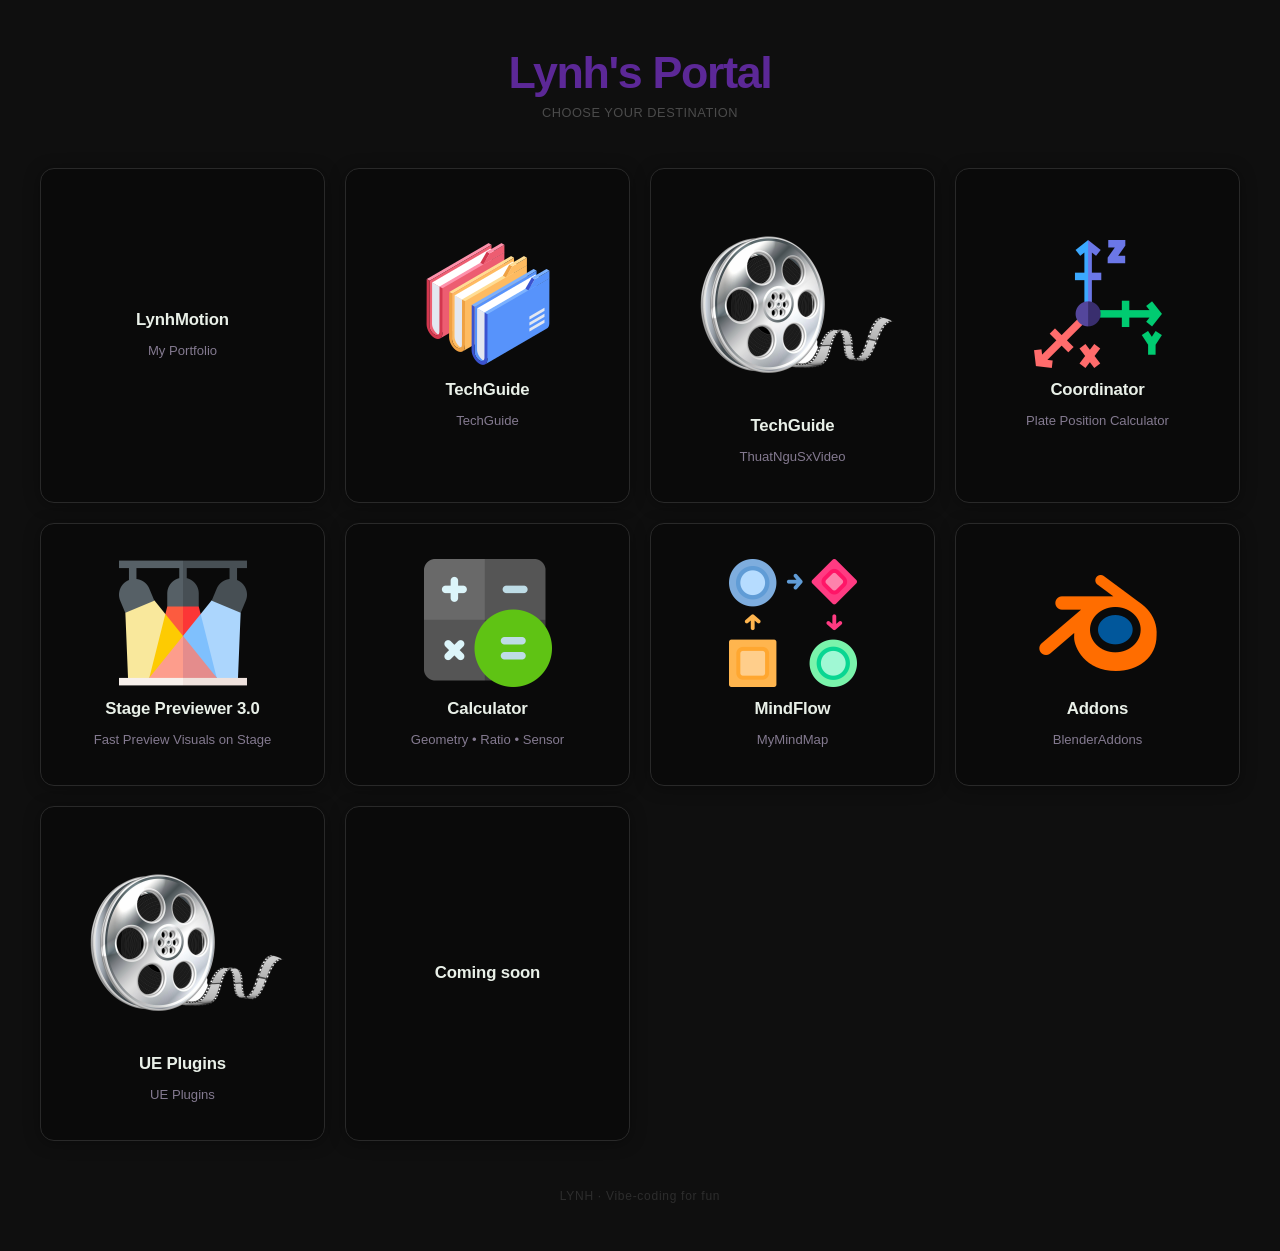
<file: index.html>
<!DOCTYPE html>
<html lang="en">
<head>
  <meta charset="UTF-8" />
  <meta name="viewport" content="width=device-width, initial-scale=1.0"/>
  <title>Portal</title>
  <link rel="stylesheet" href="theme.css" />
  <style>
    /* ── Layout ── */
    *, *::before, *::after { box-sizing: border-box; margin: 0; padding: 0; }

    body {
      min-height: 100vh;
      background: var(--bg);
      color: var(--text);
      font-family: var(--font-body);
      display: flex;
      flex-direction: column;
      align-items: center;
      padding: var(--space-xl) var(--space-md);
    }

    /* ── Header ── */
    header {
      width: 100%;
      max-width: var(--max-width);
      margin-bottom: var(--space-xl);
      text-align: center;
    }
    header h1 {
      font-family: var(--font-display);
      font-size: var(--size-title);
      font-weight: 700;
      letter-spacing: -0.03em;
      color: var(--accent);
      line-height: 1.1;
    }
    header p {
      margin-top: 0.5rem;
      font-size: var(--size-subtitle);
      color: var(--text-muted);
      letter-spacing: 0.04em;
    }

    /* ── Grid ── */
    .grid {
      display: grid;
      grid-template-columns: repeat(var(--cols), 1fr);
      gap: var(--gap);
      width: 100%;
      max-width: var(--max-width);
    }

    /* ── Card ── */
    .card {
      background: var(--card-bg);
      border: var(--card-border);
      border-radius: var(--radius);
      padding: var(--card-padding);
      display: flex;
      flex-direction: column;
      align-items: center;
      justify-content: center;
      gap: 0.75rem;
      cursor: pointer;
      text-decoration: none;
      color: inherit;
      position: relative;
      overflow: hidden;
      transition: transform 0.22s cubic-bezier(.22,1,.36,1),
                  box-shadow 0.22s cubic-bezier(.22,1,.36,1),
                  background 0.2s;
      min-height: var(--card-min-height);
      box-shadow: var(--card-shadow);
    }
    .card::before {
      content: '';
      position: absolute;
      inset: 0;
      background: var(--card-hover-overlay);
      opacity: 0;
      transition: opacity 0.2s;
    }
    .card:hover { transform: translateY(-6px) scale(1.02); box-shadow: var(--card-shadow-hover); }
    .card:hover::before { opacity: 1; }
    .card:active { transform: translateY(-2px) scale(0.99); }

    .card-icon {
      font-size: var(--icon-size);
      line-height: 1;
      filter: drop-shadow(0 2px 6px rgba(0,0,0,.18));
    }
    .card-img {
      width: var(--img-size);
      height: var(--img-size);
      object-fit: cover;
      border-radius: calc(var(--radius) - 4px);
    }
    .card-label {
      font-family: var(--font-display);
      font-size: var(--size-label);
      font-weight: 600;
      text-align: center;
      color: var(--card-label-color);
      letter-spacing: -0.01em;
      z-index: 1;
    }
    .card-desc {
      font-size: var(--size-desc);
      color: var(--card-desc-color);
      text-align: center;
      line-height: 1.4;
      z-index: 1;
    }

    /* ── Footer ── */
    footer {
      margin-top: var(--space-xl);
      font-size: 0.75rem;
      color: var(--text-muted);
      opacity: 0.5;
      letter-spacing: 0.06em;
    }

    /* ── Responsive ── */
    @media (max-width: 900px) {
      .grid { grid-template-columns: repeat(2, 1fr); }
    }
    @media (max-width: 540px) {
      .grid { grid-template-columns: 1fr; }
    }
  </style>
</head>
<body>

  <header>
    <h1>Lynh's Portal</h1>
    <p>CHOOSE YOUR DESTINATION</p>
  </header>

  <main class="grid" id="grid">

    <!-- ── Cards: edit href, icon/img, label, desc ── -->

    <a class="card" href="https://www.lynhmotion.com/" target="_blank" rel="noopener">
      <span class="card-label">LynhMotion</span>
      <span class="card-desc">My Portfolio</span>
    </a>

    <a class="card" href="apps/TechGuide/index.html">
      <img src="./ico/collage.png">
      <span class="card-label">TechGuide</span>
      <span class="card-desc">TechGuide</span>
    </a>

    <a class="card" href="apps/ThuatNguSxVideo/index.html">
      <img src="./ico/movie.png">
      <span class="card-label">TechGuide</span>
      <span class="card-desc">ThuatNguSxVideo</span>
    </a>

    <a class="card" href="apps/Coordinator/index.html">
      <img src="./ico/coordinator.png">
      <span class="card-label">Coordinator</span>
      <span class="card-desc">Plate Position Calculator</span>
    </a>

    <a class="card" href="apps/Stage Previewer 3.0/index.html">
      <img src="./ico/stage.png">
      <span class="card-label">Stage Previewer 3.0</span>
      <span class="card-desc">Fast Preview Visuals on Stage</span>
    </a>

    <a class="card" href="apps/Calculator/index.html">
      <img src="./ico/calculator.png">
      <span class="card-label">Calculator</span>
      <span class="card-desc">Geometry &bull; Ratio &bull; Sensor</span>
    </a>

    <a class="card" href="apps/MindFlow/index.html">
      <img src="./ico/mindflow.png">
      <span class="card-label">MindFlow</span>
      <span class="card-desc">MyMindMap</span>
    </a>

    <a class="card" href="apps/Blender Add-on/index.html">
      <img src="./ico/Blenderplugin.png">
      <span class="card-label">Addons</span>
      <span class="card-desc">BlenderAddons</span>
    </a>

    <a class="card" href="https://drive.google.com/drive/folders/1iiPTS3exFBmb0zNisUmcjyZQlWP2-nuT/" target="_blank" rel="noopener">
      <img src="./ico/movie.png">
      <span class="card-label">UE Plugins</span>
      <span class="card-desc">UE Plugins</span>
    </a>


    <a class="card">
      <span class="card-label">Coming soon</span>
    </a>

    <!-- Add more cards here following the same pattern -->

  </main>

  <footer>LYNH · Vibe-coding for fun</footer>

</body>
</html>
</file>
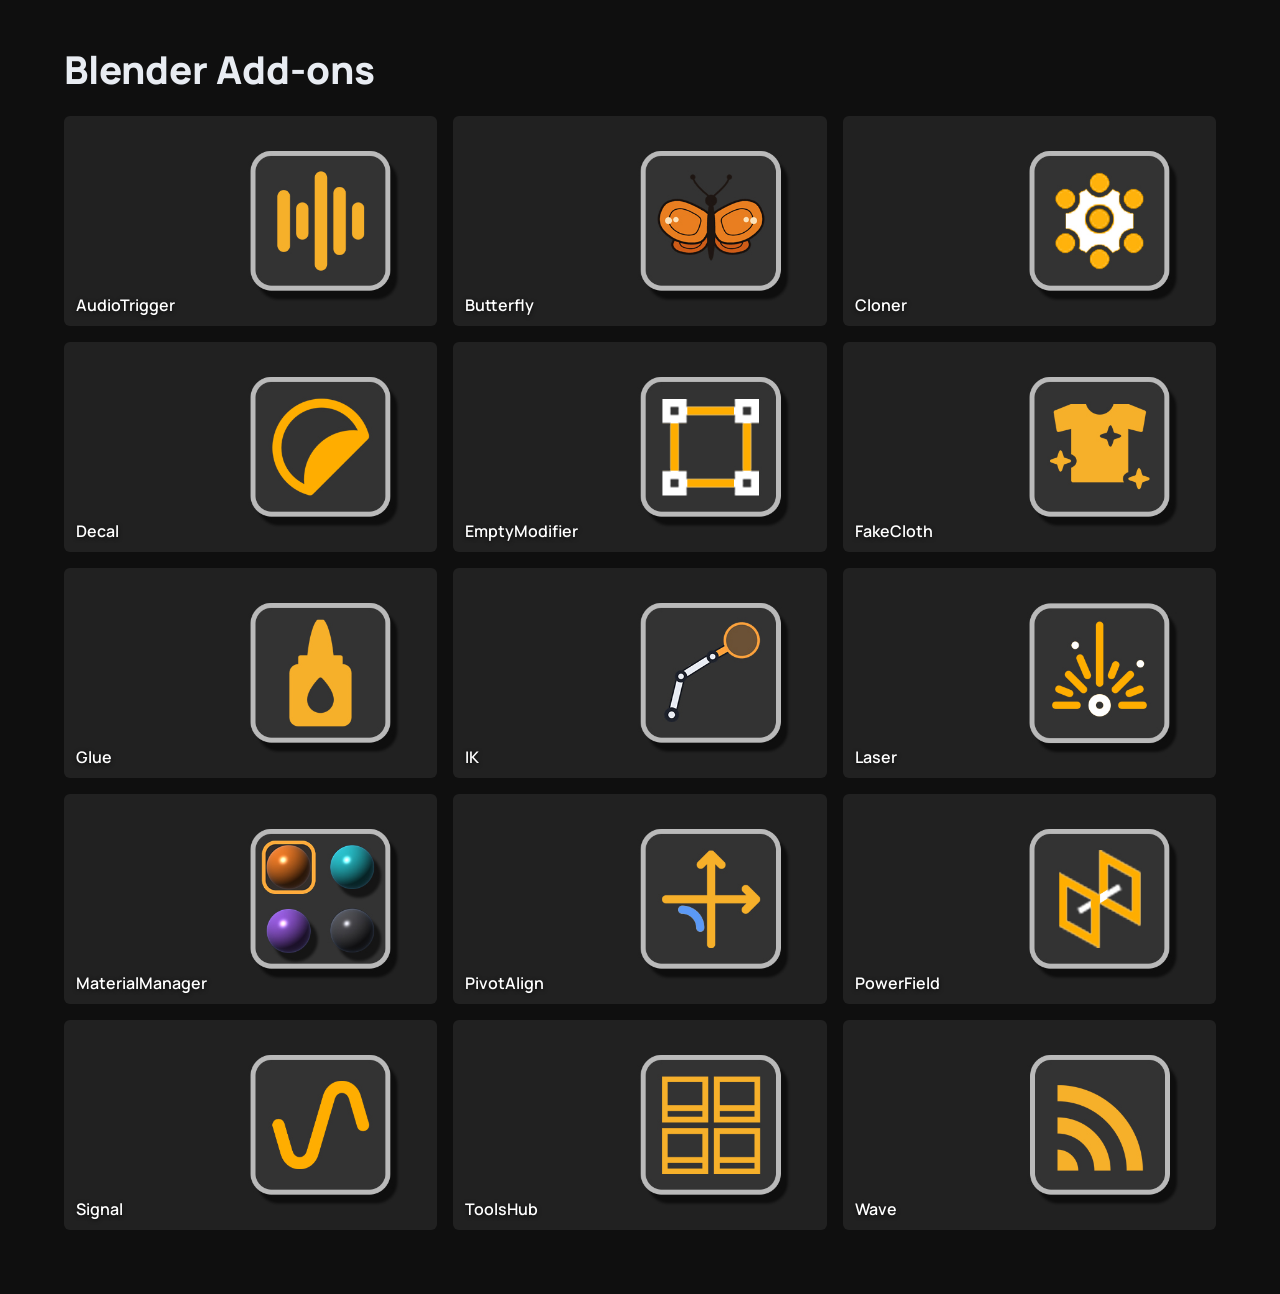
<file: apps/Blender Add-on/index.html>
<!DOCTYPE html>
<html lang="en">
<head>
  <meta charset="UTF-8">
  <meta name="viewport" content="width=device-width, initial-scale=1">
  <title>Gallery</title>
  <link rel="stylesheet" href="style.css">
  <script src="content.js"></script>
</head>
<body>
  <main class="wrap">
    <h1 id="site-title"></h1>
    <div class="grid" id="grid"></div>
  </main>

  <script>
    // Read settings from style.css
    const css = getComputedStyle(document.documentElement);
    const setting = name => css.getPropertyValue(name).trim().replace(/^["']|["']$/g, "");

    const count  = parseInt(setting("--grid-items"), 10) || 6;
    const folder = setting("--media-folder");
    const image  = setting("--image-file");

    document.getElementById("site-title").textContent = SITE_TITLE;
    document.title = SITE_TITLE;

    const grid = document.getElementById("grid");
    for (let i = 1; i <= count; i++) {
      const id = String(i).padStart(2, "0");               // 1 -> "01"
      const title = (CONTENT[id] && CONTENT[id].title) || id;

      const a = document.createElement("a");
      a.className = "tile";
      a.href = "page.html?id=" + id;
      a.innerHTML = `<img src="${folder}/${id}/${image}" alt="${title}" loading="lazy"
                          onerror="this.remove()"><span>${title}</span>`;
      grid.appendChild(a);
    }
  </script>
</body>
</html>
</file>
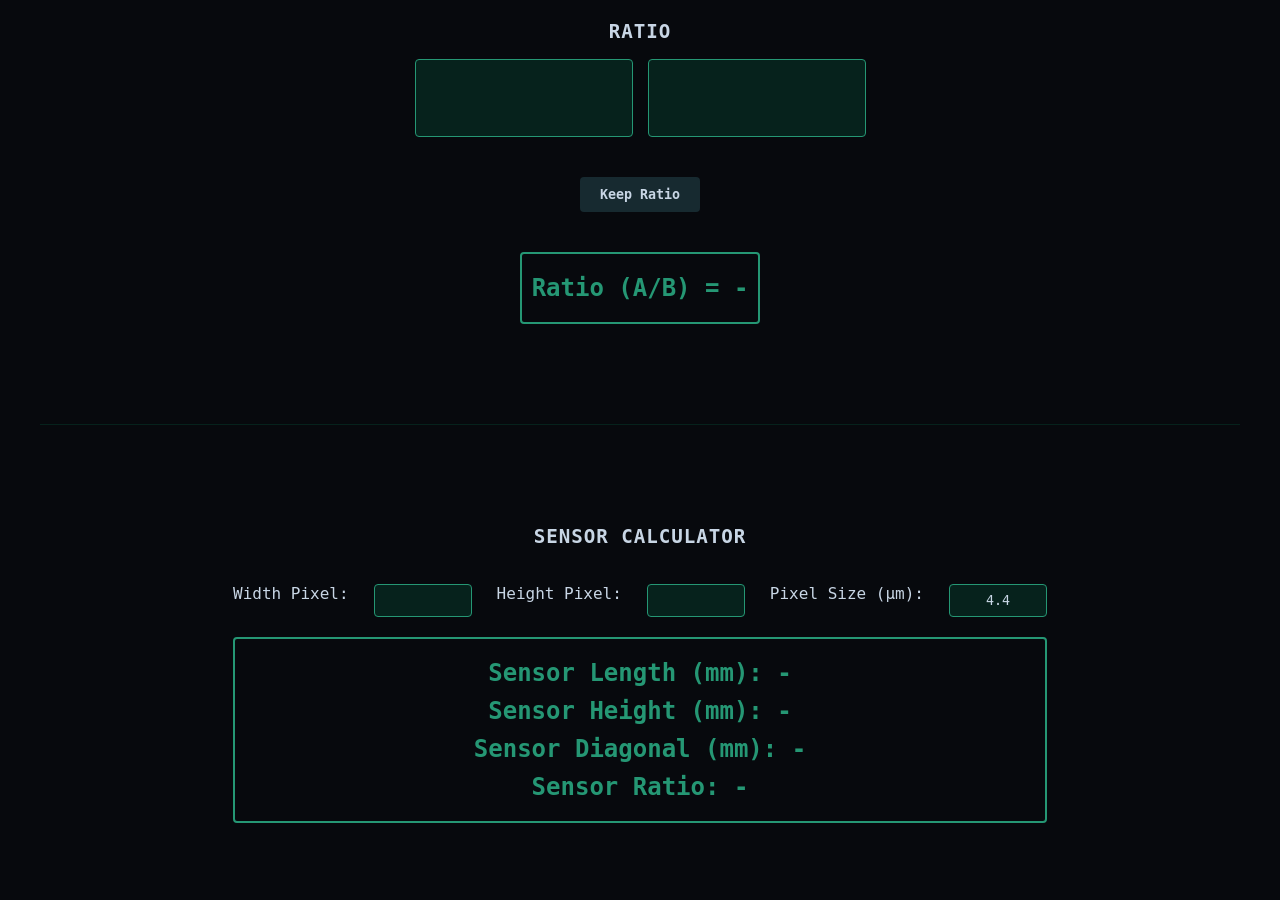
<file: apps/Calculator/index.html>
<!DOCTYPE html>
<html lang="en">
<head>
    <meta charset="UTF-8">
    <meta name="viewport" content="width=device-width, initial-scale=1.0">
    <title>Math Tools</title>
    <link rel="stylesheet" href="styles.css">
    <link href="https://fonts.googleapis.com/css2?family=Quicksand:wght@400;700&display=swap" rel="stylesheet">
    <style>
        /* Override tab-related styles to show both sections */
        .main-tabs {
            display: none;
        }

        .main-tab-content {
            display: block !important;
        }

        .section-title {
            text-align: center;
            font-family: var(--font-num);
            font-weight: 700;
            font-size: 1.2rem;
            margin-bottom: 16px;
            letter-spacing: 0.05em;
        }

        /* Add a visual divider between sections */
        #sensor {
            margin-top: 100px;
            padding-top: 100px;
            border-top: 1px solid rgba(0,214,143,0.12);
        }
    </style>
</head>
<body>
    <div class="container">

        <!-- Ratio Section -->
        <div class="main-tab-content" id="ratio">
            <div class="section-title">RATIO</div>
            <div class="content-vertical">
                <div class="ratio-input-group">
                    <input type="number" id="ratio-a" oninput="updateRatio('a')" onchange="updateRatio('a')" min="0" class="ratio-input">
                    <input type="number" id="ratio-b" oninput="updateRatio('b')" onchange="updateRatio('b')" min="0" class="ratio-input">
                </div>
                <button class="keep-ratio-btn" id="keep-ratio-btn" onclick="keepRatio()">Keep Ratio</button>
                <div class="results-box">
                    <p>Ratio (A/B) = <span id="ratio-result">-</span></p>
                </div>
            </div>
        </div>

        <!-- Sensor Calculator Section -->
        <div class="main-tab-content" id="sensor">
            <div class="section-title">SENSOR CALCULATOR</div>
            <div class="content-vertical">
                <div class="image-section">
                </div>
                <div class="calc-section">
                    <div class="input-group">
                        <label>Width Pixel:</label>
                        <input type="number" id="sensor-width-pixel" oninput="calculateSensor()" min="0">
                        <label>Height Pixel:</label>
                        <input type="number" id="sensor-height-pixel" oninput="calculateSensor()" min="0">
                        <label>Pixel Size (µm):</label>
                        <input type="number" id="sensor-pixel-size" oninput="calculateSensor()" min="0" value="4.4">
                    </div>
                    <div class="results-box">
                        <p>Sensor Length (mm): <span id="sensor-length">-</span></p>
                        <p>Sensor Height (mm): <span id="sensor-height">-</span></p>
                        <p>Sensor Diagonal (mm): <span id="sensor-diagonal">-</span></p>
                        <p>Sensor Ratio: <span id="sensor-ratio">-</span></p>
                    </div>
                </div>
            </div>
        </div>

    </div>
    <script src="script.js"></script>
</body>
</html>
</file>
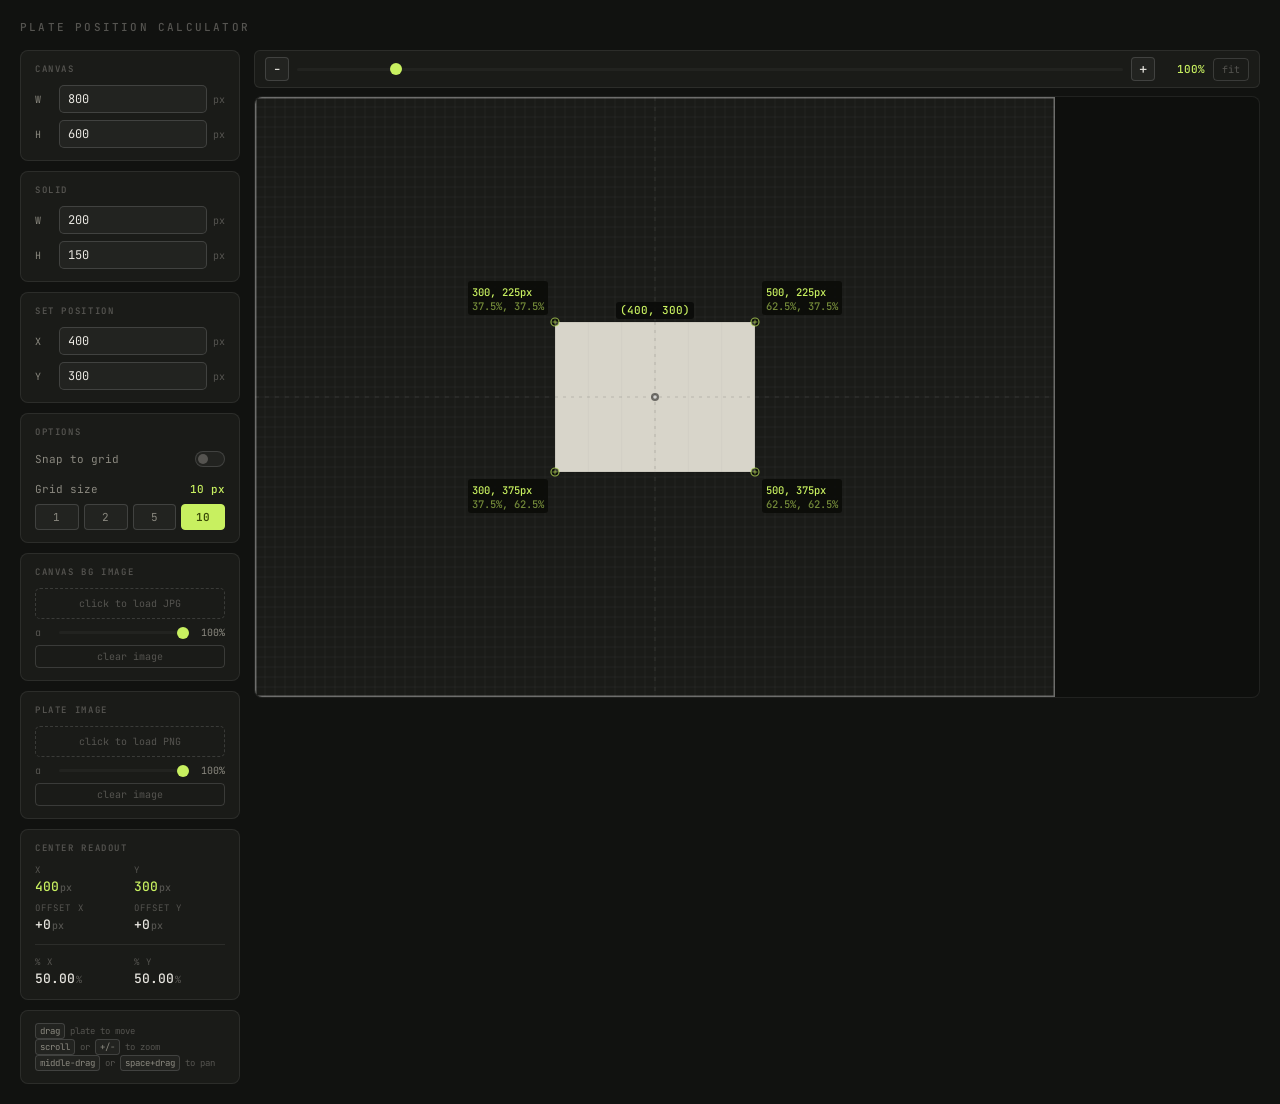
<file: apps/Coordinator/index.html>
<!DOCTYPE html>
<html lang="en">
<head>
<meta charset="UTF-8">
<meta name="viewport" content="width=device-width, initial-scale=1.0">
<title>Plate Position Calculator</title>
<link href="https://fonts.googleapis.com/css2?family=JetBrains+Mono:wght@400;500;600&display=swap" rel="stylesheet">
<style>
*, *::before, *::after { box-sizing: border-box; margin: 0; padding: 0; }
:root {
  --bg: #111210; --surface: #1a1b18; --surface2: #222320;
  --border: rgba(255,255,255,0.08); --border2: rgba(255,255,255,0.14);
  --text: #e8e6e0; --text2: #8a887f; --text3: #555450;
  --accent: #c8f060; --accent-text: #3a4a08;
  --mono: 'JetBrains Mono','Courier New',monospace;
}
body { font-family: var(--mono); background: var(--bg); color: var(--text); min-height: 100vh; padding: 20px; }
h1 { font-size: 11px; font-weight: 500; letter-spacing: 0.2em; text-transform: uppercase; color: var(--text3); margin-bottom: 16px; }
.layout { display: flex; gap: 14px; align-items: flex-start; flex-wrap: wrap; }

.sidebar { width: 220px; flex-shrink: 0; display: flex; flex-direction: column; gap: 10px; }
.panel { background: var(--surface); border: 0.5px solid var(--border); border-radius: 8px; padding: 12px 14px; }
.panel-label { font-size: 9px; font-weight: 600; letter-spacing: 0.18em; text-transform: uppercase; color: var(--text3); margin-bottom: 10px; }
.row { display: flex; gap: 6px; align-items: center; margin-bottom: 7px; }
.row:last-child { margin-bottom: 0; }
.row-label { font-size: 10px; color: var(--text2); width: 18px; flex-shrink: 0; }
input[type="number"] {
  background: var(--surface2); border: 0.5px solid var(--border2); border-radius: 5px;
  color: var(--text); font-family: var(--mono); font-size: 12px; padding: 5px 8px; width: 100%;
  outline: none; -moz-appearance: textfield; transition: border-color 0.15s;
}
input[type="number"]::-webkit-inner-spin-button,
input[type="number"]::-webkit-outer-spin-button { -webkit-appearance: none; }
input[type="number"]:focus { border-color: var(--accent); }
.sep { font-size: 10px; color: var(--text3); flex-shrink: 0; }

.toggle-row { display: flex; align-items: center; justify-content: space-between; cursor: pointer; padding: 3px 0; }
.toggle-label { font-size: 11px; color: var(--text2); }
.toggle { width: 30px; height: 16px; background: var(--surface2); border: 0.5px solid var(--border2); border-radius: 8px; position: relative; transition: background 0.2s, border-color 0.2s; flex-shrink: 0; }
.toggle.on { background: var(--accent); border-color: var(--accent); }
.toggle::after { content:''; position: absolute; top: 2px; left: 2px; width: 10px; height: 10px; border-radius: 50%; background: var(--text3); transition: left 0.18s, background 0.2s; }
.toggle.on::after { left: 16px; background: var(--accent-text); }

.grid-btns { display: flex; gap: 5px; margin-top: 8px; }
.grid-btn {
  flex: 1; padding: 5px 2px; font-family: var(--mono); font-size: 11px;
  background: var(--surface2); border: 0.5px solid var(--border2); border-radius: 4px;
  color: var(--text2); cursor: pointer; text-align: center; transition: background 0.12s, color 0.12s, border-color 0.12s;
}
.grid-btn:hover { background: #2a2b28; color: var(--text); }
.grid-btn.active { background: var(--accent); border-color: var(--accent); color: var(--accent-text); font-weight: 600; }

.upload-zone {
  border: 0.5px dashed var(--border2); border-radius: 5px; padding: 8px;
  text-align: center; cursor: pointer; font-size: 10px; color: var(--text3);
  transition: border-color 0.15s, color 0.15s; position: relative; overflow: hidden;
}
.upload-zone:hover { border-color: var(--accent); color: var(--text2); }
.upload-zone input { position: absolute; inset: 0; opacity: 0; cursor: pointer; }
.upload-zone.has-img { color: var(--accent); border-color: rgba(200,240,96,0.3); }
.opacity-row { display: flex; align-items: center; gap: 8px; margin-top: 7px; }
.opacity-row label { font-size: 10px; color: var(--text3); flex-shrink: 0; width: 16px; }
input[type="range"] {
  flex: 1; height: 3px; -webkit-appearance: none; appearance: none;
  background: var(--surface2); border-radius: 2px; outline: none; cursor: pointer;
}
input[type="range"]::-webkit-slider-thumb {
  -webkit-appearance: none; width: 12px; height: 12px; border-radius: 50%;
  background: var(--accent); cursor: pointer;
}
input[type="range"]::-moz-range-thumb {
  width: 12px; height: 12px; border-radius: 50%; background: var(--accent); cursor: pointer; border: none;
}
.opacity-val { font-size: 10px; color: var(--text2); width: 28px; text-align: right; flex-shrink: 0; }
.clear-btn {
  margin-top: 6px; width: 100%; padding: 4px; font-family: var(--mono); font-size: 10px;
  background: transparent; border: 0.5px solid var(--border2); border-radius: 4px;
  color: var(--text3); cursor: pointer; transition: color 0.12s, border-color 0.12s;
}
.clear-btn:hover { color: var(--text); border-color: var(--border2); }

.readout-grid { display: grid; grid-template-columns: 1fr 1fr; gap: 7px; }
.readout-cell { display: flex; flex-direction: column; gap: 2px; }
.readout-key { font-size: 9px; color: var(--text3); letter-spacing: 0.12em; text-transform: uppercase; }
.readout-val { font-size: 13px; font-weight: 500; color: var(--text); }
.readout-val.accent { color: var(--accent); }
.readout-unit { font-size: 10px; color: var(--text3); margin-left: 1px; }
.readout-full { grid-column: 1 / -1; }
.divider { height: 0.5px; background: var(--border); margin: 4px 0; }

.hint-row { font-size: 9px; color: var(--text3); line-height: 1.8; }
.hint-row kbd { background: var(--surface2); border: 0.5px solid var(--border2); border-radius: 3px; padding: 1px 4px; font-family: var(--mono); font-size: 9px; color: var(--text2); }

/* viewport */
.viewport-outer { flex: 1; min-width: 300px; display: flex; flex-direction: column; gap: 8px; }

/* zoom toolbar */
.zoom-bar {
  display: flex; align-items: center; gap: 8px;
  background: var(--surface); border: 0.5px solid var(--border); border-radius: 6px;
  padding: 6px 10px;
}
.zoom-btn {
  width: 24px; height: 24px; border-radius: 4px; border: 0.5px solid var(--border2);
  background: var(--surface2); color: var(--text); font-family: var(--mono); font-size: 14px;
  cursor: pointer; display: flex; align-items: center; justify-content: center;
  transition: background 0.12s, color 0.12s; flex-shrink: 0; line-height: 1;
}
.zoom-btn:hover { background: #2a2b28; color: var(--accent); }
.zoom-slider { flex: 1; }
.zoom-label { font-size: 11px; color: var(--accent); font-weight: 500; min-width: 42px; text-align: right; }
.zoom-reset {
  padding: 4px 8px; border-radius: 4px; border: 0.5px solid var(--border2);
  background: transparent; color: var(--text3); font-family: var(--mono); font-size: 10px;
  cursor: pointer; transition: color 0.12s, border-color 0.12s; white-space: nowrap;
}
.zoom-reset:hover { color: var(--text); border-color: var(--accent); }

.viewport-wrap {
  border: 0.5px solid var(--border); border-radius: 8px;
  overflow: hidden; background: #0e0f0d; position: relative;
  /* fixed display height — scroll inside when zoomed */
}
canvas { display: block; cursor: crosshair; user-select: none; }
</style>
</head>
<body>
<h1>Plate Position Calculator</h1>
<div class="layout">

  <div class="sidebar">

    <div class="panel">
      <div class="panel-label">Canvas</div>
      <div class="row"><span class="row-label">W</span><input type="number" id="cw" value="800" min="100" max="3000" step="10"><span class="sep">px</span></div>
      <div class="row"><span class="row-label">H</span><input type="number" id="ch" value="600" min="100" max="3000" step="10"><span class="sep">px</span></div>
    </div>

    <div class="panel">
      <div class="panel-label">Solid</div>
      <div class="row"><span class="row-label">W</span><input type="number" id="sw" value="200" min="4" max="2000" step="2"><span class="sep">px</span></div>
      <div class="row"><span class="row-label">H</span><input type="number" id="sh" value="150" min="4" max="2000" step="2"><span class="sep">px</span></div>
    </div>

    <div class="panel">
      <div class="panel-label">Set Position</div>
      <div class="row"><span class="row-label">X</span><input type="number" id="px-in" value="400"><span class="sep">px</span></div>
      <div class="row"><span class="row-label">Y</span><input type="number" id="py-in" value="300"><span class="sep">px</span></div>
    </div>

    <div class="panel">
      <div class="panel-label">Options</div>
      <div class="toggle-row" id="snap-toggle">
        <span class="toggle-label">Snap to grid</span>
        <div class="toggle" id="snap-knob"></div>
      </div>
      <div style="margin-top:12px;">
        <div style="display:flex;justify-content:space-between;align-items:center;margin-bottom:6px;">
          <span class="toggle-label">Grid size</span>
          <span style="font-size:11px;font-weight:500;color:var(--accent);" id="grid-val">10 px</span>
        </div>
        <div class="grid-btns" id="grid-btns">
          <button class="grid-btn" data-g="1">1</button>
          <button class="grid-btn" data-g="2">2</button>
          <button class="grid-btn" data-g="5">5</button>
          <button class="grid-btn active" data-g="10">10</button>
        </div>
      </div>
    </div>

    <div class="panel">
      <div class="panel-label">Canvas BG Image</div>
      <div class="upload-zone" id="bg-zone">
        <input type="file" id="bg-file" accept="image/jpeg,image/jpg,image/png,image/webp">
        <span id="bg-zone-label">click to load JPG</span>
      </div>
      <div class="opacity-row">
        <label>α</label>
        <input type="range" id="bg-opacity" min="0" max="100" value="100">
        <span class="opacity-val" id="bg-opacity-val">100%</span>
      </div>
      <button class="clear-btn" id="bg-clear">clear image</button>
    </div>

    <div class="panel">
      <div class="panel-label">Plate Image</div>
      <div class="upload-zone" id="plate-zone">
        <input type="file" id="plate-file" accept="image/png,image/jpeg,image/webp">
        <span id="plate-zone-label">click to load PNG</span>
      </div>
      <div class="opacity-row">
        <label>α</label>
        <input type="range" id="plate-opacity" min="0" max="100" value="100">
        <span class="opacity-val" id="plate-opacity-val">100%</span>
      </div>
      <button class="clear-btn" id="plate-clear">clear image</button>
    </div>

    <div class="panel">
      <div class="panel-label">Center Readout</div>
      <div class="readout-grid">
        <div class="readout-cell"><span class="readout-key">X</span><span class="readout-val accent" id="r-x">400<span class="readout-unit">px</span></span></div>
        <div class="readout-cell"><span class="readout-key">Y</span><span class="readout-val accent" id="r-y">300<span class="readout-unit">px</span></span></div>
        <div class="readout-cell"><span class="readout-key">offset X</span><span class="readout-val" id="r-ox">0<span class="readout-unit">px</span></span></div>
        <div class="readout-cell"><span class="readout-key">offset Y</span><span class="readout-val" id="r-oy">0<span class="readout-unit">px</span></span></div>
        <div class="divider readout-full"></div>
        <div class="readout-cell"><span class="readout-key">% X</span><span class="readout-val" id="r-px">50.00<span class="readout-unit">%</span></span></div>
        <div class="readout-cell"><span class="readout-key">% Y</span><span class="readout-val" id="r-py">50.00<span class="readout-unit">%</span></span></div>
      </div>
    </div>

    <div class="panel">
      <div class="hint-row">
        <kbd>drag</kbd> plate to move<br>
        <kbd>scroll</kbd> or <kbd>+/−</kbd> to zoom<br>
        <kbd>middle-drag</kbd> or <kbd>space+drag</kbd> to pan
      </div>
    </div>

  </div>

  <div class="viewport-outer">
    <!-- zoom toolbar -->
    <div class="zoom-bar">
      <button class="zoom-btn" id="zoom-out">−</button>
      <input type="range" class="zoom-slider" id="zoom-slider" min="10" max="800" value="100" step="1">
      <button class="zoom-btn" id="zoom-in">+</button>
      <span class="zoom-label" id="zoom-label">100%</span>
      <button class="zoom-reset" id="zoom-reset">fit</button>
    </div>
    <div class="viewport-wrap" id="vwrap">
      <canvas id="c"></canvas>
    </div>
  </div>

</div>

<script>
const canvas = document.getElementById('c');
const ctx = canvas.getContext('2d');
const vwrap = document.getElementById('vwrap');

// ---- state ----
let cw = 800, ch = 600, sw = 200, sh = 150;
let px = 400, py = 300;
let dragging = false, dragOffX = 0, dragOffY = 0;
let panning = false, panStartX = 0, panStartY = 0, panOriginX = 0, panOriginY = 0;
let spaceDown = false;

let fitScale = 1;   // scale so canvas fits viewport width
let zoom = 1.0;     // user zoom multiplier (1 = fit)
let panX = 0, panY = 0;  // offset in screen px

let snapEnabled = false;
let GRID = 10;
let bgImg = null, bgOpacity = 1;
let plateImg = null, plateOpacity = 1;

// zoom steps (log scale for slider)
const ZOOM_MIN = 0.1, ZOOM_MAX = 8;

function totalScale() { return fitScale * zoom; }

// ---- geometry ----
function getCorners() {
  const hw = sw/2, hh = sh/2;
  return [
    {x: px-hw, y: py-hh, label:'TL'},
    {x: px+hw, y: py-hh, label:'TR'},
    {x: px+hw, y: py+hh, label:'BR'},
    {x: px-hw, y: py+hh, label:'BL'},
  ];
}
function snapV(v) { return Math.round(v / GRID) * GRID; }
function clampPlate() {
  px = Math.max(sw/2, Math.min(cw-sw/2, px));
  py = Math.max(sh/2, Math.min(ch-sh/2, py));
}

// Convert mouse event → canvas coordinates (in logical canvas px)
function toCanvas(e) {
  const rect = canvas.getBoundingClientRect();
  const s = e.touches ? e.touches[0] : e;
  const sx = s.clientX - rect.left;  // screen px relative to canvas element
  const sy = s.clientY - rect.top;
  // canvas element is drawn at totalScale(), and canvas element origin is at (0,0)
  // but the canvas element itself accounts for pan via CSS translate on wrapper,
  // so we just divide by totalScale
  return [sx / totalScale(), sy / totalScale()];
}

function inPlate(mx, my) {
  return mx >= px-sw/2 && mx <= px+sw/2 && my >= py-sh/2 && my <= py+sh/2;
}

// ---- readout ----
function updateReadout() {
  const rx = Math.round(px), ry = Math.round(py);
  const ox = rx - Math.round(cw/2), oy = ry - Math.round(ch/2);
  const u = s => `<span class="readout-unit">${s}</span>`;
  document.getElementById('r-x').innerHTML  = rx + u('px');
  document.getElementById('r-y').innerHTML  = ry + u('px');
  document.getElementById('r-ox').innerHTML = (ox>=0?'+':'') + ox + u('px');
  document.getElementById('r-oy').innerHTML = (oy>=0?'+':'') + oy + u('px');
  document.getElementById('r-px').innerHTML = ((px/cw)*100).toFixed(2) + u('%');
  document.getElementById('r-py').innerHTML = ((py/ch)*100).toFixed(2) + u('%');
  document.getElementById('px-in').value = rx;
  document.getElementById('py-in').value = ry;
}

// ---- zoom UI sync ----
function syncZoomUI() {
  const pct = Math.round(zoom * 100);
  document.getElementById('zoom-label').textContent = pct + '%';
  // slider is linear 10–800
  document.getElementById('zoom-slider').value = Math.round(zoom * 100);
}

function setZoom(newZoom, originScreenX, originScreenY) {
  // clamp
  newZoom = Math.max(ZOOM_MIN, Math.min(ZOOM_MAX, newZoom));
  if (newZoom === zoom) return;

  // zoom toward the given screen origin point (default: canvas center)
  const ts = totalScale();
  const rect = canvas.getBoundingClientRect();
  const osx = (originScreenX !== undefined) ? originScreenX - rect.left : canvas.offsetWidth / 2;
  const osy = (originScreenY !== undefined) ? originScreenY - rect.top  : canvas.offsetHeight / 2;

  // logical point under cursor before zoom
  const lx = (osx - panX) / ts;
  const ly = (osy - panY) / ts;

  zoom = newZoom;

  // adjust pan so logical point stays under cursor
  const newTs = totalScale();
  panX = osx - lx * newTs;
  panY = osy - ly * newTs;

  clampPan();
  syncZoomUI();
  applyTransform();
  draw();
}

function clampPan() {
  const ts = totalScale();
  const vw = vwrap.clientWidth || 700;
  const vh = vwrap.clientHeight || 500;
  const canvasW = cw * ts, canvasH = ch * ts;
  // allow some overpan for comfort
  const margin = 60;
  panX = Math.max(-(canvasW - margin), Math.min(vw - margin, panX));
  panY = Math.max(-(canvasH - margin), Math.min(vh - margin, panY));
}

function applyTransform() {
  canvas.style.transform = `translate(${panX}px, ${panY}px)`;
}

// ---- draw ----
// Labels are drawn in screen-space by temporarily un-scaling
// so they always appear at a fixed pixel size regardless of zoom.
const LSIZE = 10.5;   // screen px for label font
const LPAD  = 4;
const LLINE = 14;

function drawCornerLabel(cx, cy, corner) {
  const ts = totalScale();
  const xPx = Math.round(corner.x), yPx = Math.round(corner.y);
  const xPct = ((corner.x/cw)*100).toFixed(1);
  const yPct = ((corner.y/ch)*100).toFixed(1);
  const line1 = `${xPx}, ${yPx}px`;
  const line2 = `${xPct}%, ${yPct}%`;

  // Temporarily draw in screen space: save, reset transform to identity scaled by 1/ts
  ctx.save();
  ctx.setTransform(1, 0, 0, 1, 0, 0);

  // corner in screen px (accounting for pan)
  const scx = cx * ts + panX;
  const scy = cy * ts + panY;

  ctx.font = `500 ${LSIZE}px 'JetBrains Mono', monospace`;
  const w1 = ctx.measureText(line1).width;
  const w2 = ctx.measureText(line2).width;
  const bw = Math.max(w1, w2) + LPAD*2;
  const bh = LLINE*2 + LPAD*2 - 2;

  const isLeft = corner.x <= px;
  const isTop  = corner.y <= py;
  const GAP = 7;

  let bx = isLeft ? scx - bw - GAP : scx + GAP;
  let by = isTop  ? scy - bh - GAP : scy + GAP;

  // clamp to canvas screen rect
  const rect = canvas.getBoundingClientRect();
  // canvas screen origin is at (panX, panY); canvas screen size is cw*ts x ch*ts
  const scrLeft = panX, scrTop = panY;
  const scrRight = panX + cw*ts, scrBottom = panY + ch*ts;
  bx = Math.max(scrLeft + 2, Math.min(scrRight - bw - 2, bx));
  by = Math.max(scrTop  + 2, Math.min(scrBottom - bh - 2, by));

  ctx.fillStyle = 'rgba(10,11,8,0.86)';
  ctx.beginPath();
  ctx.roundRect(bx, by, bw, bh, 3);
  ctx.fill();

  ctx.fillStyle = '#c8f060';
  ctx.fillText(line1, bx + LPAD, by + LPAD + LSIZE);
  ctx.fillStyle = 'rgba(200,240,96,0.55)';
  ctx.fillText(line2, bx + LPAD, by + LPAD + LSIZE + LLINE);

  ctx.restore();
}

function drawCenterLabel() {
  const ts = totalScale();
  ctx.save();
  ctx.setTransform(1, 0, 0, 1, 0, 0);

  ctx.font = "500 11px 'JetBrains Mono', monospace";
  const label = `(${Math.round(px)}, ${Math.round(py)})`;
  const lw = ctx.measureText(label).width;

  // plate top-center in screen px
  const scx = px * ts + panX;
  const scy = (py - sh/2) * ts + panY;

  let bx = scx - lw/2 - 4;
  let by = scy - 20;
  if (by < panY + 4) by = (py + sh/2)*ts + panY + 6;
  // clamp
  bx = Math.max(panX + 2, Math.min(panX + cw*ts - lw - 10, bx));

  ctx.fillStyle = 'rgba(10,11,8,0.88)';
  ctx.beginPath();
  ctx.roundRect(bx, by, lw + 8, 17, 3);
  ctx.fill();
  ctx.fillStyle = '#c8f060';
  ctx.fillText(label, bx + 4, by + 12);

  ctx.restore();
}

function draw() {
  const vw = vwrap.clientWidth || 700;
  const ts = totalScale();

  // canvas pixel dimensions = logical size * totalScale
  const dw = Math.round(cw * ts);
  const dh = Math.round(ch * ts);
  canvas.width  = dw;
  canvas.height = dh;
  canvas.style.width  = dw + 'px';
  canvas.style.height = dh + 'px';

  // Draw everything in logical coordinates, scaled by ts
  ctx.save();
  ctx.scale(ts, ts);

  // bg
  ctx.fillStyle = '#1a1b18';
  ctx.fillRect(0, 0, cw, ch);

  if (bgImg) {
    ctx.globalAlpha = bgOpacity;
    ctx.drawImage(bgImg, 0, 0, cw, ch);
    ctx.globalAlpha = 1;
  }

  // grid — thin lines, skip if too dense
  const minGridScreenPx = 4;
  if (GRID * ts >= minGridScreenPx) {
    ctx.strokeStyle = 'rgba(255,255,255,0.08)';
    ctx.lineWidth = 0.5 / ts;
    for (let x = 0; x <= cw; x += GRID) { ctx.beginPath(); ctx.moveTo(x,0); ctx.lineTo(x,ch); ctx.stroke(); }
    for (let y = 0; y <= ch; y += GRID) { ctx.beginPath(); ctx.moveTo(0,y); ctx.lineTo(cw,y); ctx.stroke(); }
  }

  // center crosshair
  ctx.strokeStyle = 'rgba(255,255,255,0.18)';
  ctx.lineWidth = 0.5 / ts;
  ctx.setLineDash([4/ts, 6/ts]);
  ctx.beginPath(); ctx.moveTo(cw/2,0); ctx.lineTo(cw/2,ch); ctx.stroke();
  ctx.beginPath(); ctx.moveTo(0,ch/2); ctx.lineTo(cw,ch/2); ctx.stroke();
  ctx.setLineDash([]);

  // canvas border
  ctx.strokeStyle = 'rgba(255,255,255,0.35)';
  ctx.lineWidth = 1.5 / ts;
  ctx.strokeRect(0.75/ts, 0.75/ts, cw - 1.5/ts, ch - 1.5/ts);

  // plate
  const rx = px-sw/2, ry = py-sh/2;
  if (plateImg) {
    ctx.globalAlpha = plateOpacity;
    ctx.drawImage(plateImg, rx, ry, sw, sh);
    ctx.globalAlpha = 1;
  } else {
    ctx.fillStyle = '#d8d5ca';
    ctx.fillRect(rx, ry, sw, sh);
    ctx.strokeStyle = 'rgba(0,0,0,0.055)';
    ctx.lineWidth = 0.5 / ts;
    for (let i=1;i<6;i++) { const lx=rx+sw*i/6; ctx.beginPath(); ctx.moveTo(lx,ry); ctx.lineTo(lx,ry+sh); ctx.stroke(); }
  }

  // plate border
  ctx.strokeStyle = 'rgba(0,0,0,0.25)';
  ctx.lineWidth = 0.5 / ts;
  ctx.strokeRect(rx, ry, sw, sh);

  // plate center crosshair
  ctx.strokeStyle = 'rgba(0,0,0,0.3)';
  ctx.lineWidth = 0.5 / ts;
  ctx.setLineDash([3/ts, 5/ts]);
  ctx.beginPath(); ctx.moveTo(rx,py); ctx.lineTo(rx+sw,py); ctx.stroke();
  ctx.beginPath(); ctx.moveTo(px,ry); ctx.lineTo(px,ry+sh); ctx.stroke();
  ctx.setLineDash([]);

  // plate center dot (fixed screen size)
  const dotR = 4 / ts;
  ctx.beginPath(); ctx.arc(px,py,dotR,0,Math.PI*2); ctx.fillStyle='rgba(0,0,0,0.5)'; ctx.fill();
  ctx.beginPath(); ctx.arc(px,py,dotR*0.45,0,Math.PI*2); ctx.fillStyle='rgba(255,255,255,0.7)'; ctx.fill();

  // corner dots (fixed screen size)
  const cr = 4 / ts;
  const corners = getCorners();
  corners.forEach(c => {
    ctx.beginPath(); ctx.arc(c.x, c.y, cr, 0, Math.PI*2);
    ctx.fillStyle = 'rgba(10,11,8,0.75)'; ctx.fill();
    ctx.strokeStyle = 'rgba(200,240,96,0.7)'; ctx.lineWidth = 1.2/ts; ctx.stroke();
    const r = cr * 0.6;
    ctx.strokeStyle = 'rgba(200,240,96,0.6)'; ctx.lineWidth = 1/ts;
    ctx.beginPath(); ctx.moveTo(c.x-r,c.y); ctx.lineTo(c.x+r,c.y); ctx.stroke();
    ctx.beginPath(); ctx.moveTo(c.x,c.y-r); ctx.lineTo(c.x,c.y+r); ctx.stroke();
  });

  ctx.restore();

  // ---- labels in screen space (after ctx.restore so scale is reset) ----
  corners.forEach(c => drawCornerLabel(c.x, c.y, c));
  drawCenterLabel();

  applyTransform();
}

// ---- fit/reset ----
function resetFit() {
  const vw = vwrap.clientWidth || 700;
  fitScale = Math.min(1, (vw - 4) / cw);
  zoom = 1;
  panX = 0;
  panY = 0;
  syncZoomUI();
  draw();
}

// ---- zoom bar controls ----
document.getElementById('zoom-in').addEventListener('click', () => setZoom(zoom * 1.25));
document.getElementById('zoom-out').addEventListener('click', () => setZoom(zoom / 1.25));
document.getElementById('zoom-reset').addEventListener('click', resetFit);
document.getElementById('zoom-slider').addEventListener('input', e => {
  setZoom(parseInt(e.target.value) / 100);
});

// scroll to zoom
vwrap.addEventListener('wheel', e => {
  e.preventDefault();
  const factor = e.deltaY < 0 ? 1.1 : 1/1.1;
  setZoom(zoom * factor, e.clientX, e.clientY);
}, { passive: false });

// keyboard zoom
window.addEventListener('keydown', e => {
  if (e.key === ' ') { spaceDown = true; e.preventDefault(); canvas.style.cursor = 'grab'; }
  if ((e.key === '=' || e.key === '+') && !e.target.matches('input')) setZoom(zoom * 1.25);
  if (e.key === '-' && !e.target.matches('input')) setZoom(zoom / 1.25);
  if (e.key === '0' && !e.target.matches('input')) resetFit();
});
window.addEventListener('keyup', e => {
  if (e.key === ' ') { spaceDown = false; canvas.style.cursor = 'crosshair'; }
});

// ---- snap toggle ----
document.getElementById('snap-toggle').addEventListener('click', () => {
  snapEnabled = !snapEnabled;
  document.getElementById('snap-knob').classList.toggle('on', snapEnabled);
  if (snapEnabled) { px=snapV(px); py=snapV(py); clampPlate(); updateReadout(); draw(); }
});

// ---- grid buttons ----
document.getElementById('grid-btns').addEventListener('click', e => {
  const btn = e.target.closest('.grid-btn');
  if (!btn) return;
  GRID = parseInt(btn.dataset.g);
  document.querySelectorAll('.grid-btn').forEach(b => b.classList.remove('active'));
  btn.classList.add('active');
  document.getElementById('grid-val').textContent = GRID + ' px';
  draw();
});

// ---- image uploads ----
function loadImage(file, cb) {
  if (!file) return;
  const r = new FileReader();
  r.onload = e => { const img = new Image(); img.onload = () => cb(img); img.src = e.target.result; };
  r.readAsDataURL(file);
}
document.getElementById('bg-file').addEventListener('change', e => {
  loadImage(e.target.files[0], img => { bgImg=img; document.getElementById('bg-zone').classList.add('has-img'); document.getElementById('bg-zone-label').textContent=e.target.files[0].name.slice(0,22); draw(); });
});
document.getElementById('bg-clear').addEventListener('click', () => { bgImg=null; document.getElementById('bg-zone').classList.remove('has-img'); document.getElementById('bg-zone-label').textContent='click to load JPG'; document.getElementById('bg-file').value=''; draw(); });
document.getElementById('bg-opacity').addEventListener('input', e => { bgOpacity=e.target.value/100; document.getElementById('bg-opacity-val').textContent=e.target.value+'%'; draw(); });

document.getElementById('plate-file').addEventListener('change', e => {
  loadImage(e.target.files[0], img => { plateImg=img; document.getElementById('plate-zone').classList.add('has-img'); document.getElementById('plate-zone-label').textContent=e.target.files[0].name.slice(0,22); draw(); });
});
document.getElementById('plate-clear').addEventListener('click', () => { plateImg=null; document.getElementById('plate-zone').classList.remove('has-img'); document.getElementById('plate-zone-label').textContent='click to load PNG'; document.getElementById('plate-file').value=''; draw(); });
document.getElementById('plate-opacity').addEventListener('input', e => { plateOpacity=e.target.value/100; document.getElementById('plate-opacity-val').textContent=e.target.value+'%'; draw(); });

// ---- mouse ----
canvas.addEventListener('mousedown', e => {
  // middle-click or space+click = pan
  if (e.button === 1 || spaceDown) {
    panning = true;
    panStartX = e.clientX; panStartY = e.clientY;
    panOriginX = panX; panOriginY = panY;
    canvas.style.cursor = 'grabbing';
    e.preventDefault();
    return;
  }

  const [mx, my] = toCanvas(e);
  if (inPlate(mx, my)) {
    dragging = true;
    dragOffX = mx - px; dragOffY = my - py;
    canvas.style.cursor = 'grabbing';
  }
});

window.addEventListener('mousemove', e => {
  if (panning) {
    panX = panOriginX + (e.clientX - panStartX);
    panY = panOriginY + (e.clientY - panStartY);
    clampPan();
    applyTransform();
    return;
  }
  if (dragging) {
    const [mx, my] = toCanvas(e);
    px = mx - dragOffX; py = my - dragOffY;
    if (snapEnabled) { px=snapV(px); py=snapV(py); }
    clampPlate(); updateReadout(); draw();
    return;
  }
  // hover cursor
  if (!spaceDown) {
    const [mx, my] = toCanvas(e);
    canvas.style.cursor = inPlate(mx, my) ? 'grab' : 'crosshair';
  }
});

window.addEventListener('mouseup', e => {
  if (panning) { panning = false; canvas.style.cursor = spaceDown ? 'grab' : 'crosshair'; }
  if (dragging) { dragging = false; canvas.style.cursor = 'crosshair'; }
});

// ---- canvas/solid inputs ----
function applyCanvasSolid() {
  const ncw = parseInt(document.getElementById('cw').value)||800;
  const nch = parseInt(document.getElementById('ch').value)||600;
  const nsw = Math.max(4, parseInt(document.getElementById('sw').value)||200);
  const nsh = Math.max(4, parseInt(document.getElementById('sh').value)||150);
  const reset = ncw!==cw || nch!==ch;
  cw=ncw; ch=nch; sw=nsw; sh=nsh;
  if (reset) { px=cw/2; py=ch/2; }
  clampPlate(); updateReadout(); resetFit();
}
['cw','ch','sw','sh'].forEach(id => document.getElementById(id).addEventListener('change', applyCanvasSolid));

// ---- direct position ----
function applyPosInput() {
  const npx = parseFloat(document.getElementById('px-in').value);
  const npy = parseFloat(document.getElementById('py-in').value);
  if (!isNaN(npx)) px=npx;
  if (!isNaN(npy)) py=npy;
  if (snapEnabled) { px=snapV(px); py=snapV(py); }
  clampPlate(); updateReadout(); draw();
}
['px-in','py-in'].forEach(id => {
  document.getElementById(id).addEventListener('change', applyPosInput);
  document.getElementById(id).addEventListener('keydown', e => { if(e.key==='Enter') applyPosInput(); });
});

window.addEventListener('resize', () => { resetFit(); });

// ---- init ----
px = cw/2; py = ch/2;
updateReadout();
// set initial fitScale after layout
requestAnimationFrame(() => { resetFit(); });
</script>
</body>
</html>
</file>
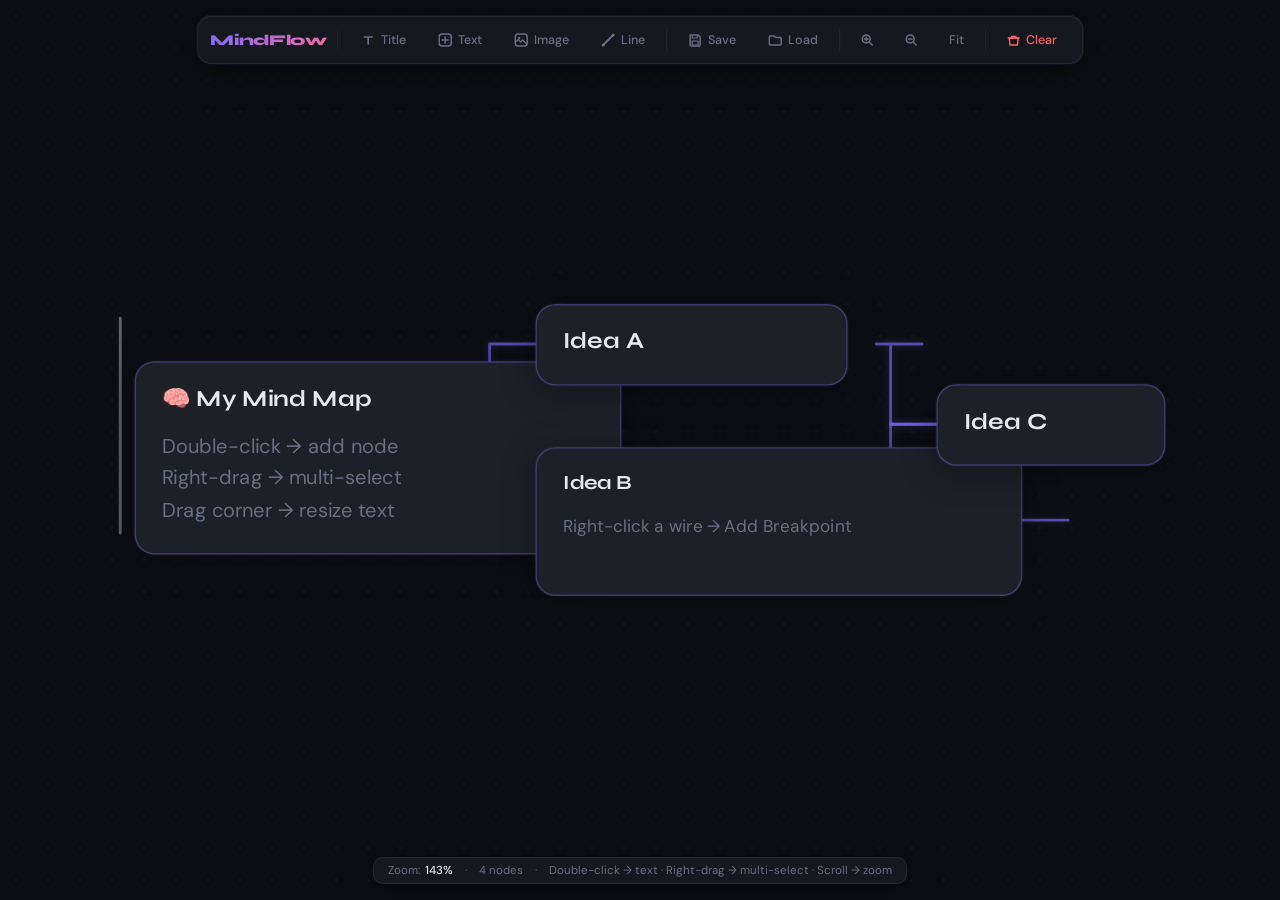
<file: apps/MindFlow/index.html>
<!DOCTYPE html>
<html lang="en">
<head>
<meta charset="UTF-8">
<meta name="viewport" content="width=device-width, initial-scale=1.0">
<title>MindFlow — Infinite Mind Map</title>
<style>
@import url('https://fonts.googleapis.com/css2?family=Syne:wght@400;600;700;800&family=DM+Sans:ital,wght@0,300;0,400;0,500;1,300&display=swap');

:root {
  --bg:           #0d0e14;
  --surface:      #16181f;
  --surface2:     #1e2028;
  --border:       rgba(255,255,255,0.07);
  --accent:       #7c6aff;
  --accent2:      #ff6a9e;
  --accent3:      #6affd4;
  --text:         #e8e9f0;
  --text-dim:     #6b6e82;
  --text-ph:      rgba(107,110,130,0.45);
  --node-bg:      #1e2028;
  --node-border:  rgba(124,106,255,0.35);
  --wire:         rgba(124,106,255,0.65);
  --dot:          #7c6aff;
  --shadow:       0 8px 32px rgba(0,0,0,0.6);
  --shadow-node:  0 4px 24px rgba(0,0,0,0.4),0 0 0 1px rgba(255,255,255,0.03);
  --shadow-hover: 0 4px 32px rgba(0,0,0,0.5),0 0 20px rgba(124,106,255,0.12);
  --shadow-sel:   0 4px 32px rgba(0,0,0,0.5),0 0 0 3px rgba(124,106,255,0.2);
  --font-ui:      'DM Sans', sans-serif;
  --font-display: 'Syne', sans-serif;
}
*,*::before,*::after{box-sizing:border-box;margin:0;padding:0}
body{
  font-family:var(--font-ui);background:var(--bg);color:var(--text);
  overflow:hidden;width:100vw;height:100vh;cursor:default;user-select:none;
}

/* Toolbar */
#toolbar{
  position:fixed;top:16px;left:50%;transform:translateX(-50%);z-index:1000;
  display:flex;gap:6px;align-items:center;
  background:var(--surface);border:1px solid var(--border);border-radius:14px;
  padding:8px 12px;
  box-shadow:var(--shadow),0 0 0 1px rgba(124,106,255,0.1);
}
.logo{
  font-family:var(--font-display);font-weight:800;font-size:15px;
  background:linear-gradient(135deg,var(--accent),var(--accent2));
  -webkit-background-clip:text;-webkit-text-fill-color:transparent;background-clip:text;
  padding-right:10px;border-right:1px solid var(--border);margin-right:4px;letter-spacing:-0.3px;
}
.tb-btn{
  background:transparent;border:1px solid transparent;color:var(--text-dim);
  border-radius:9px;padding:6px 12px;
  font-family:var(--font-ui);font-size:12.5px;font-weight:500;
  cursor:pointer;display:flex;align-items:center;gap:6px;
  transition:all 0.15s;white-space:nowrap;
}
.tb-btn:hover{background:var(--surface2);color:var(--text);border-color:var(--border);}
.tb-btn.active{background:rgba(124,106,255,0.15);color:var(--accent);border-color:rgba(124,106,255,0.3);}
.tb-btn svg{flex-shrink:0;}
.tb-sep{width:1px;height:22px;background:var(--border);margin:0 2px;}

/* Status */
#statusbar{
  position:fixed;bottom:16px;left:50%;transform:translateX(-50%);z-index:1000;
  display:flex;gap:12px;align-items:center;
  background:var(--surface);border:1px solid var(--border);border-radius:10px;
  padding:5px 14px;font-size:11.5px;color:var(--text-dim);box-shadow:var(--shadow);
}
#statusbar span{display:flex;align-items:center;gap:5px;}
#zoom-level{color:var(--text);font-weight:500;}

/* Canvas — KEY: NO -3000px offset. Canvas covers the wrap entirely.
   Items inside are absolutely positioned at their canvas coords (which equal
   wrap-pixel coords when zoom=1, panX=0, panY=0). */
#canvas-wrap{position:absolute;inset:0;overflow:hidden;}
#canvas{
  position:absolute;
  left:0;top:0;
  width:100%;height:100%;
  transform-origin:0 0;
  /* Items inside can extend WAY beyond width/height — that's fine,
     overflow:hidden on the wrap clips visually. */
}
#canvas-wrap::before{
  content:'';position:absolute;inset:0;
  background-image:radial-gradient(circle,rgba(255,255,255,0.055) 1px,transparent 1px);
  background-size:32px 32px;pointer-events:none;z-index:0;
}
/* SVG sits at canvas (0,0) so its coordinate system matches the canvas.
   overflow:visible lets wires extend in any direction (including negative). */
#wires-svg{
  position:absolute;left:0;top:0;
  width:100%;height:100%;
  pointer-events:none;z-index:1;overflow:visible;
}

/* Groups */
.group{
  position:absolute;border-radius:18px;
  border:2px dashed rgba(255,255,255,0.18);
  z-index:2;cursor:move;transition:border-color 0.15s;
}
.group:hover{border-color:rgba(255,255,255,0.35);}
.group.selected{border-color:var(--accent);}
.group-header{position:absolute;top:-26px;left:10px;display:flex;align-items:center;gap:6px;}
.group-swatch{
  width:12px;height:12px;border-radius:50%;flex-shrink:0;
  cursor:pointer;border:2px solid rgba(255,255,255,0.25);
  transition:transform 0.1s;
}
.group-swatch:hover{transform:scale(1.3);}
.group-name{
  font-family:var(--font-display);font-size:11px;font-weight:700;
  color:rgba(255,255,255,0.55);outline:none;border:none;background:transparent;
  min-width:40px;max-width:160px;letter-spacing:0.5px;text-transform:uppercase;
}
.group-name:focus{color:var(--text);}

/* Group resize handles — 4 corners + 4 edges, only visible when selected */
.gr-handle{
  position:absolute;background:var(--accent);border-radius:50%;
  width:10px;height:10px;z-index:25;
  border:2px solid var(--bg);
  opacity:0;transition:opacity 0.15s,transform 0.1s;
}
.gr-handle:hover{transform:scale(1.3);}
.group.selected .gr-handle{opacity:1;}
.gr-handle[data-pos="nw"]{top:-5px;left:-5px;cursor:nw-resize;}
.gr-handle[data-pos="ne"]{top:-5px;right:-5px;cursor:ne-resize;}
.gr-handle[data-pos="sw"]{bottom:-5px;left:-5px;cursor:sw-resize;}
.gr-handle[data-pos="se"]{bottom:-5px;right:-5px;cursor:se-resize;}
.gr-handle[data-pos="n"]{top:-5px;left:50%;transform:translateX(-50%);cursor:n-resize;}
.gr-handle[data-pos="s"]{bottom:-5px;left:50%;transform:translateX(-50%);cursor:s-resize;}
.gr-handle[data-pos="w"]{left:-5px;top:50%;transform:translateY(-50%);cursor:w-resize;}
.gr-handle[data-pos="e"]{right:-5px;top:50%;transform:translateY(-50%);cursor:e-resize;}
.gr-handle[data-pos="n"]:hover{transform:translateX(-50%) scale(1.3);}
.gr-handle[data-pos="s"]:hover{transform:translateX(-50%) scale(1.3);}
.gr-handle[data-pos="w"]:hover{transform:translateY(-50%) scale(1.3);}
.gr-handle[data-pos="e"]:hover{transform:translateY(-50%) scale(1.3);}

#lasso{
  position:absolute;
  border:1.5px dashed rgba(124,106,255,0.6);background:rgba(124,106,255,0.06);
  border-radius:4px;pointer-events:none;z-index:50;display:none;
}

/* Nodes */
.node{position:absolute;z-index:10;cursor:grab;--color:var(--accent);}
.node:active{cursor:grabbing;}
.node-inner{
  position:relative;background:var(--node-bg);
  border:1.5px solid var(--node-border);border-radius:14px;padding:14px 18px;
  box-shadow:var(--shadow-node);
  min-width:140px;max-width:340px;
  transition:border-color 0.2s,box-shadow 0.2s;
}
.node:hover .node-inner{border-color:var(--color);box-shadow:var(--shadow-hover);}
.node.selected .node-inner{border-color:var(--color);box-shadow:var(--shadow-sel);}
.node-title{
  font-family:var(--font-display);font-weight:700;font-size:14px;
  color:var(--text);outline:none;border:none;background:transparent;
  width:100%;resize:none;overflow:hidden;line-height:1.4;min-height:20px;
}
.node-body{
  font-family:var(--font-ui);font-size:12px;color:var(--text-dim);
  outline:none;border:none;background:transparent;
  width:100%;resize:none;overflow:hidden;margin-top:6px;line-height:1.6;min-height:0;
}
.node-title::placeholder,.node-body::placeholder{color:var(--text-ph);}

.node-image .node-inner{padding:6px;background:var(--surface2);}
.node-image img{display:block;border-radius:10px;width:100%;height:auto;pointer-events:none;}

/* Resize handle works for both image and text nodes now (text scales font size) */
.resize-handle{
  position:absolute;bottom:-5px;right:-5px;width:16px;height:16px;
  background:var(--accent);border-radius:50%;cursor:se-resize;z-index:20;
  opacity:0;transition:opacity 0.15s;
  display:flex;align-items:center;justify-content:center;
}
.node.selected .resize-handle{opacity:1;}
.resize-handle svg{pointer-events:none;}
.rotate-handle{
  position:absolute;top:-28px;left:50%;transform:translateX(-50%);
  width:20px;height:20px;background:var(--accent2);border-radius:50%;
  cursor:grab;z-index:20;opacity:0;transition:opacity 0.15s;
  display:flex;align-items:center;justify-content:center;
}
.node.selected .rotate-handle{opacity:1;}

.conn-dot{
  position:absolute;width:10px;height:10px;
  background:var(--dot);border-radius:50%;z-index:30;opacity:0;
  cursor:crosshair;transition:opacity 0.15s,transform 0.15s;
  border:2px solid var(--bg);box-shadow:0 0 8px var(--accent);
}
.node:hover .conn-dot{opacity:1;}
.conn-dot:hover{transform:scale(1.5);}
.conn-dot[data-pos="top"]   {top:-6px;   left:50%;transform:translateX(-50%);}
.conn-dot[data-pos="bottom"]{bottom:-6px;left:50%;transform:translateX(-50%);}
.conn-dot[data-pos="left"]  {left:-6px;  top:50%; transform:translateY(-50%);}
.conn-dot[data-pos="right"] {right:-6px; top:50%; transform:translateY(-50%);}
.conn-dot[data-pos="top"]:hover   {transform:translateX(-50%) scale(1.5);}
.conn-dot[data-pos="bottom"]:hover{transform:translateX(-50%) scale(1.5);}
.conn-dot[data-pos="left"]:hover  {transform:translateY(-50%) scale(1.5);}
.conn-dot[data-pos="right"]:hover {transform:translateY(-50%) scale(1.5);}

/* Wires */
.wire{
  fill:none;stroke:var(--wire);stroke-width:2;
  stroke-linecap:round;stroke-linejoin:round;
  filter:drop-shadow(0 0 3px rgba(124,106,255,0.3));
  cursor:pointer;pointer-events:stroke;
  transition:stroke 0.15s,stroke-width 0.15s;
}
.wire:hover{stroke:var(--accent2);stroke-width:2.5;}
.wire.selected{stroke:var(--accent2);stroke-width:2.5;filter:drop-shadow(0 0 6px rgba(255,106,158,0.5));}
.wire-preview{fill:none;stroke:rgba(124,106,255,0.35);stroke-width:2;stroke-dasharray:6 4;stroke-linecap:round;pointer-events:none;}
.bp-handle{fill:var(--surface);stroke:var(--accent);stroke-width:1.5;cursor:move;pointer-events:all;transition:fill 0.1s;}
.bp-handle:hover{fill:var(--accent);}
.wire-mid-dot{fill:rgba(124,106,255,0.3);stroke:var(--accent);stroke-width:1.5;cursor:crosshair;pointer-events:all;opacity:0;transition:opacity 0.15s;}
.wire-mid-dot:hover{opacity:1;}

/* Lines */
.line-el{position:absolute;z-index:8;cursor:pointer;pointer-events:none;}
.line-el svg{overflow:visible;pointer-events:all;}
.line-el .line-path{
  fill:none;stroke:rgba(255,255,255,0.35);stroke-width:2;
  stroke-linecap:round;cursor:move;pointer-events:stroke;transition:stroke 0.15s;
}
.line-el.selected .line-path{stroke:var(--accent2);filter:drop-shadow(0 0 5px rgba(255,106,158,0.5));}
.line-el .line-path:hover{stroke:rgba(255,255,255,0.7);}
.line-end-handle{
  fill:var(--surface);stroke:var(--accent);stroke-width:1.5;
  cursor:crosshair;pointer-events:all;opacity:0;transition:opacity 0.15s;
}
.line-el:hover .line-end-handle,.line-el.selected .line-end-handle{opacity:1;}
body.line-mode{cursor:crosshair;}

/* Context menu */
#ctx-menu{
  position:fixed;z-index:3000;background:var(--surface);
  border:1px solid var(--border);border-radius:12px;
  padding:6px;box-shadow:var(--shadow);display:none;min-width:170px;
}
.ctx-item{
  padding:7px 12px;border-radius:7px;
  font-size:13px;cursor:pointer;
  display:flex;align-items:center;gap:8px;color:var(--text-dim);
  transition:all 0.1s;
}
.ctx-item:hover{background:var(--surface2);color:var(--text);}
.ctx-item.danger:hover{background:rgba(255,80,80,0.1);color:#ff5050;}
.ctx-sep{height:1px;background:var(--border);margin:4px 0;}

/* Group color picker */
#group-color-picker{
  position:fixed;z-index:4000;background:var(--surface);
  border:1px solid var(--border);border-radius:10px;
  padding:8px 10px;display:none;gap:7px;align-items:center;box-shadow:var(--shadow);
}
#group-color-picker.show{display:flex;}
.gcp-swatch{width:16px;height:16px;border-radius:50%;cursor:pointer;border:2px solid transparent;transition:transform 0.1s,border-color 0.1s;}
.gcp-swatch:hover{transform:scale(1.25);}
.gcp-swatch.active{border-color:#fff;}

/* Toast */
#save-toast{
  position:fixed;bottom:16px;right:16px;
  background:rgba(106,255,212,0.12);border:1px solid rgba(106,255,212,0.3);
  color:var(--accent3);border-radius:8px;padding:7px 14px;
  font-size:12px;z-index:2000;
  opacity:0;transform:translateY(8px);transition:all 0.3s;pointer-events:none;
}
#save-toast.show{opacity:1;transform:translateY(0);}

/* Drop overlay */
#drop-overlay{
  position:fixed;inset:0;background:rgba(124,106,255,0.07);
  border:3px dashed rgba(124,106,255,0.45);border-radius:20px;
  z-index:2000;display:none;align-items:center;justify-content:center;
  font-family:var(--font-display);font-size:24px;font-weight:700;
  color:var(--accent);pointer-events:none;
}
#drop-overlay.show{display:flex;}
</style>
</head>
<body>

<!-- TOOLBAR -->
<div id="toolbar">
  <span class="logo">MindFlow</span>
  <button class="tb-btn" id="btn-add-title">
    <svg width="14" height="14" viewBox="0 0 14 14" fill="none"><path d="M3 4h8M7 4v7" stroke="currentColor" stroke-width="1.6" stroke-linecap="round"/></svg>
    Title
  </button>
  <button class="tb-btn" id="btn-add-text">
    <svg width="14" height="14" viewBox="0 0 14 14" fill="none"><rect x="1" y="1" width="12" height="12" rx="3" stroke="currentColor" stroke-width="1.5"/><path d="M4 7h6M7 4v6" stroke="currentColor" stroke-width="1.5" stroke-linecap="round"/></svg>
    Text
  </button>
  <button class="tb-btn" id="btn-add-img">
    <svg width="14" height="14" viewBox="0 0 14 14" fill="none"><rect x="1" y="1" width="12" height="12" rx="3" stroke="currentColor" stroke-width="1.5"/><circle cx="5" cy="5" r="1.2" fill="currentColor"/><path d="M1 9.5l3-3 2.5 2.5 2-2 3.5 3.5" stroke="currentColor" stroke-width="1.2" stroke-linecap="round" stroke-linejoin="round"/></svg>
    Image
  </button>
  <button class="tb-btn" id="btn-add-line">
    <svg width="14" height="14" viewBox="0 0 14 14" fill="none"><path d="M2 12L12 2" stroke="currentColor" stroke-width="1.8" stroke-linecap="round"/><circle cx="2" cy="12" r="1.5" fill="currentColor"/><circle cx="12" cy="2" r="1.5" fill="currentColor"/></svg>
    Line
  </button>
  <div class="tb-sep"></div>
  <button class="tb-btn" id="btn-save">
    <svg width="14" height="14" viewBox="0 0 14 14" fill="none"><path d="M2 2h8l2 2v8a1 1 0 01-1 1H3a1 1 0 01-1-1V2z" stroke="currentColor" stroke-width="1.5"/><rect x="4" y="8" width="6" height="4" rx="0.5" stroke="currentColor" stroke-width="1.2"/><path d="M4 2v3h5V2" stroke="currentColor" stroke-width="1.2"/></svg>
    Save
  </button>
  <button class="tb-btn" id="btn-load">
    <svg width="14" height="14" viewBox="0 0 14 14" fill="none"><path d="M2 3h4l1.5 1.5H12a1 1 0 011 1V11a1 1 0 01-1 1H2a1 1 0 01-1-1V4a1 1 0 011-1z" stroke="currentColor" stroke-width="1.5"/></svg>
    Load
  </button>
  <div class="tb-sep"></div>
  <button class="tb-btn" id="btn-zoom-in"><svg width="12" height="12" viewBox="0 0 12 12" fill="none"><circle cx="5" cy="5" r="4" stroke="currentColor" stroke-width="1.5"/><path d="M3 5h4M5 3v4" stroke="currentColor" stroke-width="1.4" stroke-linecap="round"/><path d="M8 8l3 3" stroke="currentColor" stroke-width="1.5" stroke-linecap="round"/></svg></button>
  <button class="tb-btn" id="btn-zoom-out"><svg width="12" height="12" viewBox="0 0 12 12" fill="none"><circle cx="5" cy="5" r="4" stroke="currentColor" stroke-width="1.5"/><path d="M3 5h4" stroke="currentColor" stroke-width="1.4" stroke-linecap="round"/><path d="M8 8l3 3" stroke="currentColor" stroke-width="1.5" stroke-linecap="round"/></svg></button>
  <button class="tb-btn" id="btn-fit">Fit</button>
  <div class="tb-sep"></div>
  <button class="tb-btn" id="btn-clear" style="color:#ff6060">
    <svg width="13" height="13" viewBox="0 0 13 13" fill="none"><path d="M2 4h9l-.8 7H2.8L2 4z" stroke="currentColor" stroke-width="1.4"/><path d="M1 4h11M4.5 4V2.5h4V4" stroke="currentColor" stroke-width="1.4" stroke-linecap="round"/></svg>
    Clear
  </button>
</div>

<!-- CANVAS -->
<div id="canvas-wrap">
  <div id="canvas">
    <div id="groups-layer"></div>
    <svg id="wires-svg" xmlns="http://www.w3.org/2000/svg"></svg>
    <div id="lasso"></div>
  </div>
</div>

<div id="drop-overlay">🖼 Drop image here</div>
<div id="statusbar">
  <span>Zoom: <strong id="zoom-level">100%</strong></span>
  <span>·</span><span id="node-count">0 nodes</span>
  <span>·</span><span id="hint">Double-click → text · Right-drag → multi-select · Scroll → zoom</span>
</div>

<div id="ctx-menu">
  <div class="ctx-item" id="ctx-group" style="display:none">
    <svg width="13" height="13" viewBox="0 0 13 13" fill="none"><rect x="1" y="1" width="5" height="5" rx="1" stroke="currentColor" stroke-width="1.3"/><rect x="7" y="1" width="5" height="5" rx="1" stroke="currentColor" stroke-width="1.3"/><rect x="1" y="7" width="5" height="5" rx="1" stroke="currentColor" stroke-width="1.3"/><rect x="7" y="7" width="5" height="5" rx="1" stroke="currentColor" stroke-width="1.3"/></svg>
    Create Group
  </div>
  <div class="ctx-item" id="ctx-wire" style="display:none">
    <svg width="13" height="13" viewBox="0 0 13 13" fill="none"><circle cx="6.5" cy="6.5" r="2" fill="currentColor"/><path d="M1 6.5h3M9 6.5h3" stroke="currentColor" stroke-width="1.4" stroke-linecap="round"/></svg>
    Add Breakpoint
  </div>
  <div class="ctx-item" id="ctx-dup" style="display:none">
    <svg width="13" height="13" viewBox="0 0 13 13" fill="none"><rect x="1" y="4" width="8" height="8" rx="2" stroke="currentColor" stroke-width="1.3"/><path d="M4 4V3a2 2 0 012-2h4a2 2 0 012 2v4a2 2 0 01-2 2h-1" stroke="currentColor" stroke-width="1.3"/></svg>
    Duplicate
  </div>
  <div class="ctx-sep"></div>
  <div class="ctx-item danger" id="ctx-del">
    <svg width="13" height="13" viewBox="0 0 13 13" fill="none"><path d="M2 4h9l-.8 7H2.8L2 4z" stroke="currentColor" stroke-width="1.3"/><path d="M1 4h11M4.5 4V2.5h4V4" stroke="currentColor" stroke-width="1.3" stroke-linecap="round"/></svg>
    Delete
  </div>
</div>

<div id="group-color-picker"></div>
<div id="save-toast"></div>
<input type="file" id="file-input" accept="image/*" style="display:none">

<script>
'use strict';

/* ═══════════════════════════════════════════════════════════════════════
   COORDINATE SYSTEM — REWRITTEN FROM SCRATCH

   The canvas element is positioned at left:0,top:0 with transform-origin:0 0.
   Transform: translate(panX, panY) scale(zoom).

   A node at canvas coords (cx, cy) renders at wrap-relative position:
       wx = cx * zoom + panX
       wy = cy * zoom + panY

   Inverse (screen → canvas):
       cx = (sx - wrapRect.left - panX) / zoom
       cy = (sy - wrapRect.top  - panY) / zoom

   When zoom=1, panX=0, panY=0 (default state):
       canvas (0,0) appears at top-left of wrap → canvas (700,400) appears at
       middle of a 1400×800 wrap. So seed nodes near (700,400) start visible.

   The "infinite" canvas is purely a logical concept — nodes use absolute
   positioning with no clipping limit. The canvas DIV itself can be small;
   nodes/lines/groups extend beyond it freely (overflow:visible by default
   on absolute children).
   ═══════════════════════════════════════════════════════════════════════ */

const SUBWAY_R     = 12;
const GROUP_COLORS = ['#7c6aff','#ff6a9e','#6affd4','#ffd46a','#6ab8ff','#ff8c6a'];
const GROUP_NAMES  = ['Violet','Rose','Mint','Gold','Sky','Coral'];

// ── State ───────────────────────────────────────────────────────────────
const state = {
  nodes:  [],   // {id,type,x,y,rot,w,title,body,imgSrc,fontSize,groupId}
  wires:  [],   // {id,from:{nodeId,pos},to:{nodeId,pos},breakpoints:[{x,y}]}
  groups: [],   // {id,x,y,w,h,name,color,nodeIds:[]}
  lines:  [],   // {id,x1,y1,x2,y2,color,width}
  nextId: 1,
  selectedIds:    new Set(),
  selectedWireId: null,
  selectedGroupId:null,
  selectedLineId: null,
};

// Viewport
let panX = 0, panY = 0, zoom = 1;

// Interaction trackers
let isPanning=false, panStart={x:0,y:0};
let draggingNode=null,  dragOffX=0,  dragOffY=0;
let draggingGroup=null, grpOffX=0,   grpOffY=0;
let draggingBP=null;
let draggingLine=null,  lineOffAX=0, lineOffAY=0, lineOffBX=0, lineOffBY=0;
let draggingLineEnd=null;
let wiringFrom=null, previewWirePath=null;
let resizingNode=null, resizeStartW=0, resizeStartMX=0, resizeStartMY=0, resizeStartFontSize=14;
let resizingGroup=null, grResizeMode='', grResizeStart=null;  // {x,y,w,h, mx,my}
let multiDragStart=null;  // Map<nodeId, {x,y}> for moving multi-selected nodes
let rotatingNode=null, rotateStartAngle=0;
let isLassoing=false, lassoStart={x:0,y:0}, lassoRect={x:0,y:0,w:0,h:0};
let lineDrawing=false, lineDrawStart={x:0,y:0}, linePreviewEl=null;
let activeTool='select';
let ctxTargetId=null, ctxTargetType=null;
let _ctxPos={x:0,y:0};

// DOM refs
const canvasEl   = document.getElementById('canvas');
const groupsLayer= document.getElementById('groups-layer');
const wrapEl     = document.getElementById('canvas-wrap');
const wiresSvg   = document.getElementById('wires-svg');
const lassoEl    = document.getElementById('lasso');
const ctxMenu    = document.getElementById('ctx-menu');
const gcPicker   = document.getElementById('group-color-picker');
const dropOvl    = document.getElementById('drop-overlay');
const fileInput  = document.getElementById('file-input');
const toast      = document.getElementById('save-toast');
const zoomLabel  = document.getElementById('zoom-level');
const nodeCountEl= document.getElementById('node-count');
const hintEl     = document.getElementById('hint');

// ═══════════════════════════════════════════════════════════════════════
// COORDINATE HELPERS — these are the only formulas that matter
// ═══════════════════════════════════════════════════════════════════════

/** Apply current pan/zoom to the canvas element. */
function applyTransform() {
  canvasEl.style.transform = `translate(${panX}px,${panY}px) scale(${zoom})`;
  zoomLabel.textContent = Math.round(zoom*100) + '%';
}

/** Screen coords → canvas coords. */
function s2c(sx, sy) {
  const r = wrapEl.getBoundingClientRect();
  return {
    x: (sx - r.left - panX) / zoom,
    y: (sy - r.top  - panY) / zoom,
  };
}

/** Wrap-relative position → canvas coords (when sx,sy already in wrap space). */
function w2c(wx, wy) {
  return { x: (wx - panX) / zoom, y: (wy - panY) / zoom };
}

/**
 * Zoom by factor while keeping the wrap-relative point (wx, wy) fixed.
 *
 * Constraint:  wx = cx*zoom + panX  =  cx*newZoom + newPanX
 * Solving:     newPanX = wx - cx*newZoom
 *                      = wx - (wx - panX)/zoom * newZoom
 *                      = wx - (wx - panX) * (newZoom/zoom)
 */
function zoomAtWrap(wx, wy, factor) {
  const newZoom = Math.min(4, Math.max(0.1, zoom * factor));
  if (newZoom === zoom) return;
  panX = wx - (wx - panX) * (newZoom / zoom);
  panY = wy - (wy - panY) * (newZoom / zoom);
  zoom = newZoom;
  applyTransform();
}

/** Zoom centered on the cursor (screen coords). */
function zoomAtScreen(sx, sy, factor) {
  const r = wrapEl.getBoundingClientRect();
  zoomAtWrap(sx - r.left, sy - r.top, factor);
}

/** Fit all content into viewport. */
function fitAll() {
  const items = [];
  state.nodes.forEach(n => {
    const el = document.getElementById(n.id);
    const inner = el ? el.querySelector('.node-inner') : null;
    items.push({ x:n.x, y:n.y, w:inner?inner.offsetWidth:160, h:inner?inner.offsetHeight:80 });
  });
  state.groups.forEach(g => items.push({ x:g.x, y:g.y, w:g.w, h:g.h }));
  state.lines.forEach(l => items.push({
    x:Math.min(l.x1,l.x2)-4, y:Math.min(l.y1,l.y2)-4,
    w:Math.abs(l.x2-l.x1)+8, h:Math.abs(l.y2-l.y1)+8
  }));

  const r = wrapEl.getBoundingClientRect();

  if (!items.length) {
    zoom=1; panX=r.width/2; panY=r.height/2; applyTransform(); return;
  }

  let minX=Infinity, minY=Infinity, maxX=-Infinity, maxY=-Infinity;
  items.forEach(i => {
    minX=Math.min(minX,i.x); minY=Math.min(minY,i.y);
    maxX=Math.max(maxX,i.x+i.w); maxY=Math.max(maxY,i.y+i.h);
  });

  const PAD = 80;
  const cw = maxX - minX + PAD*2;
  const ch = maxY - minY + PAD*2;
  const newZoom = Math.min(2, Math.max(0.1, Math.min(r.width/cw, r.height/ch)));

  // Content centre in canvas space → maps to viewport centre
  // Constraint:  r.width/2 = contentCX * newZoom + panX
  const contentCX = (minX + maxX) / 2;
  const contentCY = (minY + maxY) / 2;
  panX = r.width/2  - contentCX * newZoom;
  panY = r.height/2 - contentCY * newZoom;
  zoom = newZoom;
  applyTransform();
}

/** Get current viewport centre in canvas coords. */
function viewportCentre() {
  const r = wrapEl.getBoundingClientRect();
  return w2c(r.width/2, r.height/2);
}

// ═══════════════════════════════════════════════════════════════════════
// NODE CREATION & RENDERING
// ═══════════════════════════════════════════════════════════════════════
function esc(s){return(s||'').replace(/&/g,'&amp;').replace(/</g,'&lt;').replace(/>/g,'&gt;');}

function createNode(type, x, y, extra={}) {
  const id = 'n' + (state.nextId++);
  const node = {
    id, type, x, y, rot:0,
    w: type==='image' ? 220 : undefined,
    title:'', body:'', imgSrc:'', fontSize:14, groupId:null,
    ...extra
  };
  state.nodes.push(node);
  renderNode(node);
  updateCount();
  return node;
}

function renderNode(node) {
  let el = document.getElementById(node.id);
  if (!el) {
    el = document.createElement('div');
    el.id = node.id;
    // Use 'titlebox' as the class suffix for title-only nodes so the outer
    // div doesn't collide with the .node-title textarea selector.
    const cls = node.type === 'title' ? 'titlebox' : node.type;
    el.className = 'node node-' + cls;
    canvasEl.appendChild(el);
    bindNodeOuterEvents(el, node);
  }
  el.style.left = node.x+'px';
  el.style.top  = node.y+'px';
  el.style.transform = `rotate(${node.rot||0}deg)`;
  el.style.setProperty('--color', 'var(--accent)');

  const rotSvg = `<div class="rotate-handle"><svg width="10" height="10" viewBox="0 0 10 10" fill="none">
    <path d="M2 5a3 3 0 013-3 3 3 0 010 6" stroke="white" stroke-width="1.5" stroke-linecap="round"/>
    <path d="M7.5 2L9 3.5 7.5 5" stroke="white" stroke-width="1.3" stroke-linecap="round" stroke-linejoin="round"/>
  </svg></div>`;
  const connDots = ['top','bottom','left','right'].map(p =>
    `<div class="conn-dot" data-pos="${p}" data-nodeid="${node.id}"></div>`).join('');
  const resizeSvg = `<div class="resize-handle"><svg width="8" height="8" viewBox="0 0 8 8" fill="none"><path d="M1 7l6-6M4 7l3-3" stroke="white" stroke-width="1.3" stroke-linecap="round"/></svg></div>`;

  if (node.type === 'text') {
    el.innerHTML = `<div class="node-inner">
      <textarea class="node-title" placeholder="Title..." rows="1" style="font-size:${node.fontSize}px">${esc(node.title)}</textarea>
      <textarea class="node-body"  placeholder="Notes..." rows="2" style="font-size:${Math.max(10,(node.fontSize||14)-2)}px">${esc(node.body)}</textarea>
      ${rotSvg}${resizeSvg}${connDots}
    </div>`;
  } else if (node.type === 'title') {
    el.innerHTML = `<div class="node-inner">
      <textarea class="node-title" placeholder="Title..." rows="1" style="font-size:${node.fontSize}px">${esc(node.title)}</textarea>
      ${rotSvg}${resizeSvg}${connDots}
    </div>`;
  } else {
    el.innerHTML = `<div class="node-inner" style="width:${node.w||220}px">
      <img src="${node.imgSrc}" draggable="false" alt="">
      ${rotSvg}${resizeSvg}${connDots}
    </div>`;
  }
  bindNodeInnerEvents(el, node);
}

function bindNodeOuterEvents(el, node) {
  el.addEventListener('mousedown', e => {
    if (activeTool === 'line') return;
    const t = e.target;
    if (t.classList.contains('conn-dot')) return;
    if (t.classList.contains('resize-handle')) return;
    if (t.classList.contains('rotate-handle')) return;
    if (t.tagName === 'TEXTAREA') return;
    if (e.button === 2) return;
    e.stopPropagation();
    // If clicking a node not in current multi-selection, replace selection.
    // Shift-click adds to selection.
    if (e.shiftKey) {
      selectNode(node.id, false);
    } else if (!state.selectedIds.has(node.id)) {
      selectNode(node.id, true);
    }
    // Drag all selected nodes together
    draggingNode = node;
    const p = s2c(e.clientX, e.clientY);
    dragOffX = p.x - node.x;
    dragOffY = p.y - node.y;
    // Snapshot all selected nodes' starting positions for group drag
    multiDragStart = new Map();
    state.selectedIds.forEach(id => {
      const n = state.nodes.find(n => n.id === id);
      if (n) multiDragStart.set(id, { x: n.x, y: n.y });
    });
  });
  el.addEventListener('contextmenu', e => {
    e.preventDefault(); e.stopPropagation();
    // If right-clicking on an unselected node, select just it
    if (!state.selectedIds.has(node.id)) selectNode(node.id, true);
    ctxTargetId = node.id; ctxTargetType = 'node';
    showCtx(e.clientX, e.clientY, 'node');
  });
}

function bindNodeInnerEvents(el, node) {
  el.querySelectorAll('textarea').forEach(ta => {
    autoH(ta);
    ta.addEventListener('input', () => {
      autoH(ta);
      if (ta.classList.contains('node-title')) node.title = ta.value;
      else node.body = ta.value;
    });
    ta.addEventListener('mousedown', e => e.stopPropagation());
  });
  el.querySelectorAll('.conn-dot').forEach(dot => {
    dot.addEventListener('mousedown', e => {
      e.stopPropagation(); e.preventDefault();
      wiringFrom = { nodeId: node.id, pos: dot.dataset.pos };
      previewWirePath = document.createElementNS('http://www.w3.org/2000/svg', 'path');
      previewWirePath.setAttribute('class', 'wire-preview');
      wiresSvg.appendChild(previewWirePath);
    });
  });
  const rh = el.querySelector('.rotate-handle');
  if (rh) rh.addEventListener('mousedown', e => {
    e.stopPropagation(); e.preventDefault();
    rotatingNode = node;
    const r = el.getBoundingClientRect();
    rotateStartAngle = (node.rot||0) - Math.atan2(e.clientY-(r.top+r.height/2), e.clientX-(r.left+r.width/2)) * 180/Math.PI;
  });
  const rs = el.querySelector('.resize-handle');
  if (rs) rs.addEventListener('mousedown', e => {
    e.stopPropagation(); e.preventDefault();
    resizingNode = node;
    if (node.type === 'text' || node.type === 'title') {
      resizeStartFontSize = node.fontSize || 14;
    } else {
      resizeStartW = node.w || 220;
    }
    resizeStartMX = e.clientX;
    resizeStartMY = e.clientY;
  });
}

function autoH(ta){ ta.style.height='auto'; ta.style.height=ta.scrollHeight+'px'; }

function selectNode(id, exclusive=true) {
  if (exclusive) deselectAll();
  state.selectedIds.add(id);
  document.getElementById(id)?.classList.add('selected');
}

function deselectAll() {
  state.selectedIds.forEach(id => document.getElementById(id)?.classList.remove('selected'));
  state.selectedIds.clear();
  state.selectedWireId = null;
  state.selectedGroupId = null;
  state.selectedLineId = null;
  wiresSvg.querySelectorAll('.wire.selected').forEach(w => w.classList.remove('selected'));
  groupsLayer.querySelectorAll('.group.selected').forEach(g => g.classList.remove('selected'));
  canvasEl.querySelectorAll('.line-el.selected').forEach(l => l.classList.remove('selected'));
  updateBPHandles();
  // Reset hint to default
  if (activeTool !== 'line') {
    hintEl.textContent = 'Double-click → text · Right-drag → multi-select · Scroll → zoom';
  }
}

// ═══════════════════════════════════════════════════════════════════════
// LINES
// ═══════════════════════════════════════════════════════════════════════
function createLine(x1,y1,x2,y2, extra={}) {
  const id = 'l' + (state.nextId++);
  const line = { id, x1, y1, x2, y2, color:'rgba(255,255,255,0.35)', width:2, ...extra };
  state.lines.push(line);
  renderLine(line);
  return line;
}

function renderLine(line) {
  let wrap = document.getElementById(line.id);
  if (!wrap) {
    wrap = document.createElement('div');
    wrap.id = line.id; wrap.className = 'line-el';
    canvasEl.appendChild(wrap);
  }
  const x = Math.min(line.x1, line.x2), y = Math.min(line.y1, line.y2);
  const w = Math.max(Math.abs(line.x2-line.x1), 1), h = Math.max(Math.abs(line.y2-line.y1), 1);
  const PAD = 16;
  wrap.style.left = (x - PAD) + 'px';
  wrap.style.top  = (y - PAD) + 'px';
  const lx1 = line.x1 - x + PAD, ly1 = line.y1 - y + PAD;
  const lx2 = line.x2 - x + PAD, ly2 = line.y2 - y + PAD;

  wrap.innerHTML = `<svg width="${w+PAD*2}" height="${h+PAD*2}" viewBox="0 0 ${w+PAD*2} ${h+PAD*2}">
    <path class="line-path" d="M${lx1},${ly1} L${lx2},${ly2}" stroke="${line.color}" stroke-width="${line.width}"/>
    <circle class="line-end-handle" data-end="A" cx="${lx1}" cy="${ly1}" r="5"/>
    <circle class="line-end-handle" data-end="B" cx="${lx2}" cy="${ly2}" r="5"/>
  </svg>`;

  const path = wrap.querySelector('.line-path');
  path.addEventListener('mousedown', e => {
    if (activeTool==='line' || e.button !== 0) return;
    e.stopPropagation();
    deselectAll(); state.selectedLineId = line.id; wrap.classList.add('selected');
    const p = s2c(e.clientX, e.clientY);
    draggingLine = line;
    lineOffAX = line.x1 - p.x; lineOffAY = line.y1 - p.y;
    lineOffBX = line.x2 - p.x; lineOffBY = line.y2 - p.y;
  });
  path.addEventListener('contextmenu', e => {
    e.preventDefault(); e.stopPropagation();
    ctxTargetId = line.id; ctxTargetType = 'line';
    showCtx(e.clientX, e.clientY, 'line');
  });

  wrap.querySelectorAll('.line-end-handle').forEach(h => {
    h.addEventListener('mousedown', e => {
      e.stopPropagation(); e.preventDefault();
      const p = s2c(e.clientX, e.clientY);
      const end = h.dataset.end;
      const bx = end==='A' ? line.x1 : line.x2;
      const by = end==='A' ? line.y1 : line.y2;
      draggingLineEnd = { line, end, offX: bx-p.x, offY: by-p.y };
    });
  });
}

// ═══════════════════════════════════════════════════════════════════════
// GROUPS
// ═══════════════════════════════════════════════════════════════════════
function hexAlpha(hex,a){
  const r=parseInt(hex.slice(1,3),16), g=parseInt(hex.slice(3,5),16), b=parseInt(hex.slice(5,7),16);
  return `rgba(${r},${g},${b},${a})`;
}

function createGroup(x,y,w,h,nodeIds=[]) {
  const id = 'g' + (state.nextId++);
  const g = { id, x, y, w, h, name:'Group', color: GROUP_COLORS[0], nodeIds:[...nodeIds] };
  state.groups.push(g);
  renderGroup(g);
  return g;
}

function renderGroup(g) {
  let el = document.getElementById(g.id);
  if (!el) {
    el = document.createElement('div');
    el.id = g.id; el.className = 'group';
    groupsLayer.appendChild(el);
    bindGroupEvents(el, g);
  }
  el.style.left=g.x+'px'; el.style.top=g.y+'px';
  el.style.width=g.w+'px'; el.style.height=g.h+'px';
  el.style.borderColor = hexAlpha(g.color, 0.45);
  el.style.background  = hexAlpha(g.color, 0.055);
  const handles = ['nw','n','ne','e','se','s','sw','w']
    .map(p => `<div class="gr-handle" data-pos="${p}"></div>`).join('');
  el.innerHTML = `<div class="group-header">
    <div class="group-swatch" style="background:${g.color}" data-groupid="${g.id}"></div>
    <div class="group-name" contenteditable="true" spellcheck="false">${esc(g.name)}</div>
  </div>${handles}`;
  const nameEl = el.querySelector('.group-name');
  nameEl.addEventListener('input', () => { g.name = nameEl.textContent.trim(); });
  nameEl.addEventListener('mousedown', e => e.stopPropagation());
  nameEl.addEventListener('dblclick',  e => e.stopPropagation());
  const sw = el.querySelector('.group-swatch');
  sw.addEventListener('mousedown', e => { e.stopPropagation(); e.preventDefault(); });
  sw.addEventListener('click', e => { e.stopPropagation(); showGroupColorPicker(g, e.clientX, e.clientY); });
  // Resize handles
  el.querySelectorAll('.gr-handle').forEach(h => {
    h.addEventListener('mousedown', e => {
      e.stopPropagation(); e.preventDefault();
      // Select group first so handles stay visible
      deselectAll(); state.selectedGroupId = g.id; el.classList.add('selected');
      resizingGroup = g;
      grResizeMode = h.dataset.pos;
      const p = s2c(e.clientX, e.clientY);
      grResizeStart = { x: g.x, y: g.y, w: g.w, h: g.h, mx: p.x, my: p.y };
    });
  });
}

function bindGroupEvents(el, g) {
  el.addEventListener('mousedown', e => {
    if (e.button !== 0) return;
    if (e.target.classList.contains('group-swatch') ||
        e.target.classList.contains('group-name') ||
        e.target.classList.contains('gr-handle')) return;
    e.stopPropagation();
    deselectAll(); state.selectedGroupId = g.id; el.classList.add('selected');
    draggingGroup = g;
    const p = s2c(e.clientX, e.clientY);
    grpOffX = p.x - g.x; grpOffY = p.y - g.y;
  });
  el.addEventListener('contextmenu', e => {
    e.preventDefault(); e.stopPropagation();
    ctxTargetId = g.id; ctxTargetType = 'group';
    showCtx(e.clientX, e.clientY, 'group');
  });
}

let _gcTarget = null;
function buildGroupColorPicker() {
  gcPicker.innerHTML = GROUP_COLORS.map((c,i) =>
    `<div class="gcp-swatch" data-color="${c}" style="background:${c}" title="${GROUP_NAMES[i]}"></div>`
  ).join('');
  gcPicker.querySelectorAll('.gcp-swatch').forEach(sw => {
    sw.addEventListener('click', () => {
      if (!_gcTarget) return;
      _gcTarget.color = sw.dataset.color;
      renderGroup(_gcTarget);
      gcPicker.classList.remove('show');
    });
  });
}

function showGroupColorPicker(g, cx, cy) {
  _gcTarget = g;
  gcPicker.style.left = cx+'px'; gcPicker.style.top = (cy+10)+'px';
  gcPicker.classList.add('show');
  gcPicker.querySelectorAll('.gcp-swatch').forEach(sw =>
    sw.classList.toggle('active', sw.dataset.color === g.color));
}

// ═══════════════════════════════════════════════════════════════════════
// SUBWAY WIRES
// ═══════════════════════════════════════════════════════════════════════
function subwayCorner(A, corner, B) {
  const dx1=corner.x-A.x, dy1=corner.y-A.y, dx2=B.x-corner.x, dy2=B.y-corner.y;
  const l1=Math.hypot(dx1,dy1), l2=Math.hypot(dx2,dy2);
  if (l1<0.5 || l2<0.5) return ` L${B.x},${B.y}`;
  const r = Math.min(SUBWAY_R, l1*0.45, l2*0.45);
  const p1x = corner.x - (dx1/l1)*r, p1y = corner.y - (dy1/l1)*r;
  const p2x = corner.x + (dx2/l2)*r, p2y = corner.y + (dy2/l2)*r;
  return ` L${p1x},${p1y} Q${corner.x},${corner.y} ${p2x},${p2y} L${B.x},${B.y}`;
}
function pickCorner(A, B) { return { x: B.x, y: A.y }; }
function dirVec(pos) {
  if (pos==='right')  return {x:1,y:0};
  if (pos==='left')   return {x:-1,y:0};
  if (pos==='bottom') return {x:0,y:1};
  return {x:0,y:-1};
}

function buildWaypoints(wire) {
  const f = getDotPos(wire.from.nodeId, wire.from.pos);
  const t = getDotPos(wire.to.nodeId,   wire.to.pos);
  const STUB = 32;
  const ef = dirVec(wire.from.pos), et = dirVec(wire.to.pos);
  const fs = { x: f.x + ef.x*STUB, y: f.y + ef.y*STUB };
  const ts = { x: t.x + et.x*STUB, y: t.y + et.y*STUB };
  const bps = wire.breakpoints || [];
  if (!bps.length) {
    if (Math.abs(fs.x-ts.x) < 0.5 || Math.abs(fs.y-ts.y) < 0.5) return [f, fs, ts, t];
    return [f, fs, pickCorner(fs, ts), ts, t];
  }
  const pts = [f, fs];
  let prev = fs;
  for (const bp of bps) { pts.push(pickCorner(prev, bp), bp); prev = bp; }
  pts.push(pickCorner(prev, ts), ts, t);
  return pts;
}

function buildSubwayD(wire) {
  const pts = buildWaypoints(wire);
  if (pts.length < 2) return '';
  let d = `M${pts[0].x},${pts[0].y}`;
  for (let i = 0; i < pts.length-1; i++) {
    const A = pts[i], B = pts[i+1];
    if (Math.abs(A.x-B.x) < 0.5 || Math.abs(A.y-B.y) < 0.5) d += ` L${B.x},${B.y}`;
    else d += subwayCorner(A, pickCorner(A,B), B);
  }
  return d;
}

function getDotPos(nodeId, dotPos) {
  const node = state.nodes.find(n => n.id === nodeId);
  if (!node) return { x:0, y:0 };
  const el = document.getElementById(nodeId);
  const inner = el ? el.querySelector('.node-inner') : null;
  const iw = inner ? inner.offsetWidth  : 140;
  const ih = inner ? inner.offsetHeight : 80;
  let lx = node.x, ly = node.y;
  if (dotPos==='top')    { lx += iw/2; }
  if (dotPos==='bottom') { lx += iw/2; ly += ih; }
  if (dotPos==='left')   { ly += ih/2; }
  if (dotPos==='right')  { lx += iw;   ly += ih/2; }
  return { x: lx, y: ly };
}

function createWire(fromId, fromPos, toId, toPos) {
  if (fromId === toId) return null;
  const dup = state.wires.find(w =>
    (w.from.nodeId===fromId && w.from.pos===fromPos && w.to.nodeId===toId && w.to.pos===toPos) ||
    (w.from.nodeId===toId   && w.from.pos===toPos   && w.to.nodeId===fromId && w.to.pos===fromPos));
  if (dup) return null;
  const id = 'w' + (state.nextId++);
  const wire = { id, from:{nodeId:fromId,pos:fromPos}, to:{nodeId:toId,pos:toPos}, breakpoints:[] };
  state.wires.push(wire);
  renderWire(wire);
  return wire;
}

function renderWire(wire) {
  document.getElementById(wire.id+'-g')?.remove();
  const g = document.createElementNS('http://www.w3.org/2000/svg', 'g');
  g.id = wire.id+'-g';
  wiresSvg.insertBefore(g, wiresSvg.firstChild);
  const path = document.createElementNS('http://www.w3.org/2000/svg', 'path');
  path.id = wire.id; path.setAttribute('class','wire');
  g.appendChild(path);
  const midDot = document.createElementNS('http://www.w3.org/2000/svg', 'circle');
  midDot.setAttribute('class','wire-mid-dot'); midDot.setAttribute('r','5');
  g.appendChild(midDot);

  path.addEventListener('click', e => {
    e.stopPropagation();
    deselectAll(); state.selectedWireId = wire.id;
    path.classList.add('selected'); updateBPHandles();
  });
  path.addEventListener('contextmenu', e => {
    e.preventDefault(); e.stopPropagation();
    ctxTargetId = wire.id; ctxTargetType = 'wire';
    _ctxPos = s2c(e.clientX, e.clientY);
    showCtx(e.clientX, e.clientY, 'wire');
  });
  path.addEventListener('mousemove', e => {
    const p = s2c(e.clientX, e.clientY);
    midDot.setAttribute('cx', p.x); midDot.setAttribute('cy', p.y);
    midDot.style.opacity = '1';
  });
  path.addEventListener('mouseleave', () => { midDot.style.opacity = '0'; });

  updateWirePath(wire);
  renderBPHandles(wire);
}

function updateWirePath(wire) {
  const p = document.getElementById(wire.id);
  if (p) p.setAttribute('d', buildSubwayD(wire));
}
function updateAllWires() { state.wires.forEach(w => updateWirePath(w)); }

function renderBPHandles(wire) {
  document.querySelectorAll(`[data-bp-wire="${wire.id}"]`).forEach(el => el.remove());
  const g = document.getElementById(wire.id+'-g');
  if (!g) return;
  (wire.breakpoints||[]).forEach((bp, idx) => {
    const c = document.createElementNS('http://www.w3.org/2000/svg', 'circle');
    c.setAttribute('class','bp-handle');
    c.setAttribute('cx', bp.x); c.setAttribute('cy', bp.y);
    c.setAttribute('r', '5');
    c.setAttribute('data-bp-wire', wire.id);
    c.setAttribute('data-bp-idx', idx);
    g.appendChild(c);
    c.addEventListener('mousedown', e => {
      e.stopPropagation();
      const p = s2c(e.clientX, e.clientY);
      draggingBP = { wire, bpIndex: idx, offX: bp.x - p.x, offY: bp.y - p.y };
    });
    c.addEventListener('contextmenu', e => {
      e.preventDefault(); e.stopPropagation();
      wire.breakpoints.splice(idx, 1);
      renderWire(wire);
    });
  });
}

function updateBPHandles() {
  state.wires.forEach(w => {
    document.querySelectorAll(`[data-bp-wire="${w.id}"]`).forEach(el => {
      el.style.display = state.selectedWireId === w.id ? 'block' : 'none';
    });
  });
}

function addBreakpointAt(wireId, pos) {
  const wire = state.wires.find(w => w.id === wireId);
  if (!wire) return;
  wire.breakpoints.push({ x: pos.x, y: pos.y });
  renderWire(wire);
  deselectAll(); state.selectedWireId = wire.id;
  document.getElementById(wire.id)?.classList.add('selected');
  updateBPHandles();
}

// ═══════════════════════════════════════════════════════════════════════
// LASSO (right-drag)
// ═══════════════════════════════════════════════════════════════════════
function startLasso(sx, sy) {
  isLassoing = true;
  lassoStart = s2c(sx, sy);
  lassoRect = { ...lassoStart, w:0, h:0 };
  lassoEl.style.display = 'block';
  updateLassoEl();
}
function updateLasso(sx, sy) {
  const p = s2c(sx, sy);
  lassoRect = {
    x: Math.min(lassoStart.x, p.x), y: Math.min(lassoStart.y, p.y),
    w: Math.abs(p.x - lassoStart.x), h: Math.abs(p.y - lassoStart.y),
  };
  updateLassoEl();
}
function updateLassoEl() {
  // Lasso lives inside the canvas (which is already pan/zoomed), so use raw canvas coords.
  lassoEl.style.left   = lassoRect.x + 'px';
  lassoEl.style.top    = lassoRect.y + 'px';
  lassoEl.style.width  = lassoRect.w + 'px';
  lassoEl.style.height = lassoRect.h + 'px';
}
function finishLasso() {
  isLassoing = false;
  lassoEl.style.display = 'none';
  if (lassoRect.w < 12 || lassoRect.h < 12) return;
  // Find nodes that intersect the lasso rect (not strictly inside)
  const inside = state.nodes.filter(n => {
    const el = document.getElementById(n.id);
    const inner = el ? el.querySelector('.node-inner') : null;
    const nw = inner ? inner.offsetWidth : 140, nh = inner ? inner.offsetHeight : 80;
    // Intersection test
    return !(n.x > lassoRect.x + lassoRect.w ||
             n.x + nw < lassoRect.x ||
             n.y > lassoRect.y + lassoRect.h ||
             n.y + nh < lassoRect.y);
  });
  if (!inside.length) return;
  // Multi-select all of them (without creating a group)
  deselectAll();
  inside.forEach(n => selectNode(n.id, false));
  // Update hint to tell user how to group
  hintEl.textContent = `${inside.length} nodes selected · Right-click → Group · Esc to deselect`;
}

/** Compute bounding rect of currently selected nodes in canvas coords. */
function selectedNodesBounds() {
  if (!state.selectedIds.size) return null;
  let minX=Infinity,minY=Infinity,maxX=-Infinity,maxY=-Infinity;
  state.selectedIds.forEach(id => {
    const n = state.nodes.find(n => n.id === id); if (!n) return;
    const el = document.getElementById(id);
    const inner = el ? el.querySelector('.node-inner') : null;
    const nw = inner ? inner.offsetWidth : 140, nh = inner ? inner.offsetHeight : 80;
    minX = Math.min(minX, n.x); minY = Math.min(minY, n.y);
    maxX = Math.max(maxX, n.x + nw); maxY = Math.max(maxY, n.y + nh);
  });
  return { minX, minY, maxX, maxY };
}

/** Create a group around currently selected nodes. */
function groupSelectedNodes() {
  const b = selectedNodesBounds(); if (!b) return;
  const pad = 28;
  const ids = [...state.selectedIds];
  const g = createGroup(
    b.minX - pad, b.minY - pad - 16,
    (b.maxX - b.minX) + pad*2, (b.maxY - b.minY) + pad*2 + 16,
    ids
  );
  ids.forEach(id => { const n = state.nodes.find(n => n.id === id); if (n) n.groupId = g.id; });
  // Switch focus to the group's name field
  setTimeout(() => {
    const nameEl = document.querySelector('#'+g.id+' .group-name');
    if (nameEl) {
      nameEl.focus();
      const r = document.createRange(); r.selectNodeContents(nameEl);
      const s = window.getSelection(); s.removeAllRanges(); s.addRange(r);
    }
  }, 50);
}

// ═══════════════════════════════════════════════════════════════════════
// TOOLS
// ═══════════════════════════════════════════════════════════════════════
function setTool(tool) {
  activeTool = tool;
  document.getElementById('btn-add-line').classList.toggle('active', tool==='line');
  document.body.classList.toggle('line-mode', tool==='line');
  hintEl.textContent = tool==='line'
    ? 'Click & drag to draw a line · Esc to cancel'
    : 'Double-click → text · Right-drag → group · Scroll → zoom';
}

// ═══════════════════════════════════════════════════════════════════════
// CANVAS EVENT HANDLERS
// ═══════════════════════════════════════════════════════════════════════
wrapEl.addEventListener('contextmenu', e => {
  const onBg = e.target===wrapEl || e.target===canvasEl || e.target===wiresSvg
            || e.target===groupsLayer || e.target===lassoEl;
  if (!onBg) return;
  e.preventDefault();
  // If we have a multi-selection, show context menu on right-click of empty bg
  if (state.selectedIds.size >= 2 && !isLassoing) {
    ctxTargetId = null;
    ctxTargetType = 'multi';
    showCtx(e.clientX, e.clientY, 'multi');
  }
});

wrapEl.addEventListener('mousedown', e => {
  const onBg = e.target===wrapEl || e.target===canvasEl || e.target===wiresSvg
            || e.target===groupsLayer || e.target===lassoEl;
  if (!onBg) return;

  if (activeTool==='line' && e.button===0) {
    e.preventDefault();
    lineDrawing = true;
    lineDrawStart = s2c(e.clientX, e.clientY);
    linePreviewEl = document.createElement('div');
    linePreviewEl.className = 'line-el';
    canvasEl.appendChild(linePreviewEl);
    return;
  }

  if (e.button===0 && !wiringFrom) {
    deselectAll();
    isPanning = true;
    panStart = { x: e.clientX - panX, y: e.clientY - panY };
    wrapEl.style.cursor = 'grabbing';
  } else if (e.button===2) {
    e.preventDefault();
    startLasso(e.clientX, e.clientY);
  }
});

wrapEl.addEventListener('dblclick', e => {
  if (activeTool==='line') return;
  const onBg = e.target===wrapEl || e.target===canvasEl || e.target===wiresSvg || e.target===groupsLayer;
  if (!onBg) return;
  const pos = s2c(e.clientX, e.clientY);
  const node = createNode('text', pos.x - 70, pos.y - 30);
  selectNode(node.id, true);
  setTimeout(() => { document.querySelector('#'+node.id+' .node-title')?.focus(); }, 50);
});

document.addEventListener('mousemove', e => {
  if (isPanning) {
    panX = e.clientX - panStart.x;
    panY = e.clientY - panStart.y;
    applyTransform();
    return;
  }
  if (isLassoing) { updateLasso(e.clientX, e.clientY); return; }

  if (lineDrawing && linePreviewEl) {
    const p = s2c(e.clientX, e.clientY);
    const x = Math.min(lineDrawStart.x, p.x), y = Math.min(lineDrawStart.y, p.y);
    const PAD = 16;
    const w = Math.max(Math.abs(p.x - lineDrawStart.x), 1);
    const h = Math.max(Math.abs(p.y - lineDrawStart.y), 1);
    linePreviewEl.style.left = (x-PAD)+'px';
    linePreviewEl.style.top  = (y-PAD)+'px';
    const lx1 = lineDrawStart.x - x + PAD, ly1 = lineDrawStart.y - y + PAD;
    const lx2 = p.x - x + PAD,             ly2 = p.y - y + PAD;
    linePreviewEl.innerHTML = `<svg width="${w+PAD*2}" height="${h+PAD*2}" viewBox="0 0 ${w+PAD*2} ${h+PAD*2}"><path fill="none" stroke="rgba(124,106,255,0.6)" stroke-width="2" stroke-dasharray="6 3" stroke-linecap="round" d="M${lx1},${ly1} L${lx2},${ly2}"/></svg>`;
    return;
  }

  if (draggingNode) {
    const p = s2c(e.clientX, e.clientY);
    const newX = p.x - dragOffX;
    const newY = p.y - dragOffY;
    const dx = newX - draggingNode.x;
    const dy = newY - draggingNode.y;
    if (multiDragStart && state.selectedIds.size > 1) {
      // Move every selected node by the same delta
      state.selectedIds.forEach(id => {
        const n = state.nodes.find(n => n.id === id); if (!n) return;
        n.x += dx; n.y += dy;
        const e2 = document.getElementById(id);
        if (e2) { e2.style.left = n.x+'px'; e2.style.top = n.y+'px'; }
      });
    } else {
      draggingNode.x = newX; draggingNode.y = newY;
      const el = document.getElementById(draggingNode.id);
      if (el) { el.style.left = draggingNode.x+'px'; el.style.top = draggingNode.y+'px'; }
    }
    updateAllWires();
    return;
  }
  if (draggingGroup) {
    const p = s2c(e.clientX, e.clientY);
    const dx = p.x - grpOffX - draggingGroup.x;
    const dy = p.y - grpOffY - draggingGroup.y;
    draggingGroup.x += dx; draggingGroup.y += dy;
    draggingGroup.nodeIds.forEach(nid => {
      const n = state.nodes.find(n => n.id===nid); if (!n) return;
      n.x += dx; n.y += dy;
      const el = document.getElementById(nid);
      if (el) { el.style.left = n.x+'px'; el.style.top = n.y+'px'; }
    });
    const el = document.getElementById(draggingGroup.id);
    if (el) { el.style.left = draggingGroup.x+'px'; el.style.top = draggingGroup.y+'px'; }
    updateAllWires();
    return;
  }
  if (wiringFrom && previewWirePath) {
    const p = s2c(e.clientX, e.clientY);
    const f = getDotPos(wiringFrom.nodeId, wiringFrom.pos);
    const STUB = 32, ef = dirVec(wiringFrom.pos);
    const fs = { x: f.x + ef.x*STUB, y: f.y + ef.y*STUB };
    const pts = [f, fs, pickCorner(fs, p), p];
    let d = `M${pts[0].x},${pts[0].y}`;
    for (let i = 0; i < pts.length-1; i++) {
      const A = pts[i], B = pts[i+1];
      if (Math.abs(A.x-B.x)<0.5 || Math.abs(A.y-B.y)<0.5) d += ` L${B.x},${B.y}`;
      else d += subwayCorner(A, pickCorner(A,B), B);
    }
    previewWirePath.setAttribute('d', d);
    return;
  }
  if (resizingNode) {
    if (resizingNode.type === 'text' || resizingNode.type === 'title') {
      // Drag away from top-left = bigger font; drag toward = smaller.
      const dx = (e.clientX - resizeStartMX) / zoom;
      const dy = (e.clientY - resizeStartMY) / zoom;
      const delta = (dx + dy) / 2;
      const newSize = Math.max(8, Math.min(64, resizeStartFontSize + delta * 0.18));
      resizingNode.fontSize = newSize;
      const titleTa = document.querySelector('#'+resizingNode.id+' .node-title');
      const bodyTa  = document.querySelector('#'+resizingNode.id+' .node-body');
      if (titleTa) { titleTa.style.fontSize = newSize + 'px'; autoH(titleTa); }
      if (bodyTa)  { bodyTa.style.fontSize  = Math.max(10, newSize - 2) + 'px'; autoH(bodyTa); }
    } else {
      resizingNode.w = Math.max(80, resizeStartW + (e.clientX - resizeStartMX) / zoom);
      const inner = document.querySelector('#'+resizingNode.id+' .node-inner');
      if (inner) inner.style.width = resizingNode.w+'px';
    }
    updateAllWires();
    return;
  }
  if (resizingGroup) {
    const p = s2c(e.clientX, e.clientY);
    const dx = p.x - grResizeStart.mx;
    const dy = p.y - grResizeStart.my;
    let { x, y, w, h } = grResizeStart;
    const mode = grResizeMode;
    if (mode.includes('e')) w = Math.max(60, grResizeStart.w + dx);
    if (mode.includes('w')) { const nw = Math.max(60, grResizeStart.w - dx); x = grResizeStart.x + (grResizeStart.w - nw); w = nw; }
    if (mode.includes('s')) h = Math.max(40, grResizeStart.h + dy);
    if (mode.includes('n')) { const nh = Math.max(40, grResizeStart.h - dy); y = grResizeStart.y + (grResizeStart.h - nh); h = nh; }
    resizingGroup.x = x; resizingGroup.y = y; resizingGroup.w = w; resizingGroup.h = h;
    const el = document.getElementById(resizingGroup.id);
    if (el) {
      el.style.left   = x + 'px';
      el.style.top    = y + 'px';
      el.style.width  = w + 'px';
      el.style.height = h + 'px';
    }
    return;
  }
  if (rotatingNode) {
    const el = document.getElementById(rotatingNode.id);
    const r = el.getBoundingClientRect();
    rotatingNode.rot = rotateStartAngle + Math.atan2(e.clientY-(r.top+r.height/2), e.clientX-(r.left+r.width/2)) * 180/Math.PI;
    el.style.transform = `rotate(${rotatingNode.rot}deg)`;
    updateAllWires();
    return;
  }
  if (draggingBP) {
    const p = s2c(e.clientX, e.clientY);
    draggingBP.wire.breakpoints[draggingBP.bpIndex] = { x: p.x + draggingBP.offX, y: p.y + draggingBP.offY };
    updateWirePath(draggingBP.wire);
    renderBPHandles(draggingBP.wire);
    return;
  }
  if (draggingLineEnd) {
    const p = s2c(e.clientX, e.clientY);
    const l = draggingLineEnd.line;
    if (draggingLineEnd.end==='A') { l.x1 = p.x + draggingLineEnd.offX; l.y1 = p.y + draggingLineEnd.offY; }
    else                            { l.x2 = p.x + draggingLineEnd.offX; l.y2 = p.y + draggingLineEnd.offY; }
    renderLine(l);
    return;
  }
  if (draggingLine) {
    const p = s2c(e.clientX, e.clientY);
    draggingLine.x1 = p.x + lineOffAX; draggingLine.y1 = p.y + lineOffAY;
    draggingLine.x2 = p.x + lineOffBX; draggingLine.y2 = p.y + lineOffBY;
    renderLine(draggingLine);
    return;
  }
});

document.addEventListener('mouseup', e => {
  wrapEl.style.cursor = '';
  if (isLassoing && e.button===2) { finishLasso(); return; }
  isPanning = false;
  draggingNode = null; resizingNode = null; rotatingNode = null;
  draggingGroup = null; draggingBP = null;
  draggingLineEnd = null; draggingLine = null;
  resizingGroup = null; multiDragStart = null;

  if (lineDrawing) {
    lineDrawing = false;
    if (linePreviewEl) { linePreviewEl.remove(); linePreviewEl = null; }
    const p = s2c(e.clientX, e.clientY);
    if (Math.hypot(p.x - lineDrawStart.x, p.y - lineDrawStart.y) > 10) {
      const line = createLine(lineDrawStart.x, lineDrawStart.y, p.x, p.y);
      deselectAll(); state.selectedLineId = line.id;
      document.getElementById(line.id)?.classList.add('selected');
    }
    return;
  }

  if (wiringFrom) {
    if (e.target.classList.contains('conn-dot')) {
      createWire(wiringFrom.nodeId, wiringFrom.pos, e.target.dataset.nodeid, e.target.dataset.pos);
    }
    if (previewWirePath) { previewWirePath.remove(); previewWirePath = null; }
    wiringFrom = null;
  }
});

// Wheel zoom — anchored at cursor
wrapEl.addEventListener('wheel', e => {
  e.preventDefault();
  zoomAtScreen(e.clientX, e.clientY, e.deltaY < 0 ? 1.1 : 0.91);
}, { passive: false });

// Toolbar zoom buttons — anchored at viewport centre
document.getElementById('btn-zoom-in').addEventListener('click', () => {
  const r = wrapEl.getBoundingClientRect();
  zoomAtWrap(r.width/2, r.height/2, 1.2);
});
document.getElementById('btn-zoom-out').addEventListener('click', () => {
  const r = wrapEl.getBoundingClientRect();
  zoomAtWrap(r.width/2, r.height/2, 0.83);
});
document.getElementById('btn-fit').addEventListener('click', fitAll);

// ═══════════════════════════════════════════════════════════════════════
// TOOLBAR ADD/IMPORT
// ═══════════════════════════════════════════════════════════════════════
document.getElementById('btn-add-title').addEventListener('click', () => {
  setTool('select');
  const c = viewportCentre();
  const node = createNode('title', c.x - 60 + (Math.random()-.5)*40, c.y - 14 + (Math.random()-.5)*40);
  selectNode(node.id, true);
  setTimeout(() => { document.querySelector('#'+node.id+' .node-title')?.focus(); }, 50);
});

document.getElementById('btn-add-text').addEventListener('click', () => {
  setTool('select');
  const c = viewportCentre();
  const node = createNode('text', c.x - 70 + (Math.random()-.5)*40, c.y - 30 + (Math.random()-.5)*40);
  selectNode(node.id, true);
  setTimeout(() => { document.querySelector('#'+node.id+' .node-title')?.focus(); }, 50);
});

document.getElementById('btn-add-img').addEventListener('click', () => { setTool('select'); fileInput.click(); });
document.getElementById('btn-add-line').addEventListener('click', () => { setTool(activeTool==='line' ? 'select' : 'line'); });

fileInput.addEventListener('change', e => {
  const f = e.target.files[0]; if (!f) return;
  loadImg(f); fileInput.value = '';
});

// Drag & drop images
wrapEl.addEventListener('dragover',  e => { e.preventDefault(); dropOvl.classList.add('show'); });
wrapEl.addEventListener('dragleave', () => dropOvl.classList.remove('show'));
wrapEl.addEventListener('drop', e => {
  e.preventDefault(); dropOvl.classList.remove('show');
  [...e.dataTransfer.files].filter(f => f.type.startsWith('image/')).forEach((f, i) => {
    const p = s2c(e.clientX + i*30, e.clientY + i*30);
    loadImg(f, p.x, p.y);
  });
});

function loadImg(file, x, y) {
  const reader = new FileReader();
  reader.onload = ev => {
    let cx, cy;
    if (x !== undefined) { cx = x; cy = y; }
    else { const c = viewportCentre(); cx = c.x; cy = c.y; }
    const node = createNode('image', cx - 110, cy - 80, { imgSrc: ev.target.result, w: 220 });
    selectNode(node.id, true);
  };
  reader.readAsDataURL(file);
}

// ═══════════════════════════════════════════════════════════════════════
// KEYBOARD
// ═══════════════════════════════════════════════════════════════════════
document.addEventListener('keydown', e => {
  if (e.target.tagName==='TEXTAREA' || e.target.contentEditable==='true') return;
  if (e.key==='Escape') { setTool('select'); deselectAll(); return; }
  if (e.key==='Delete' || e.key==='Backspace') { deleteSelected(); return; }
  const mod = e.ctrlKey || e.metaKey;
  if (mod && e.key==='s') { e.preventDefault(); saveProject(); }
  if (mod && e.key==='d') { e.preventDefault(); duplicateSelected(); }
  if (mod && (e.key==='=' || e.key==='+')) { e.preventDefault(); const r=wrapEl.getBoundingClientRect(); zoomAtWrap(r.width/2, r.height/2, 1.15); }
  if (mod && e.key==='-') { e.preventDefault(); const r=wrapEl.getBoundingClientRect(); zoomAtWrap(r.width/2, r.height/2, 0.87); }
  if (mod && e.key==='0') { e.preventDefault(); fitAll(); }
});

// ═══════════════════════════════════════════════════════════════════════
// DELETE / DUPLICATE / CLEAR
// ═══════════════════════════════════════════════════════════════════════
function deleteSelected() {
  state.selectedIds.forEach(id => {
    const idx = state.nodes.findIndex(n => n.id === id); if (idx === -1) return;
    document.getElementById(id)?.remove();
    state.nodes.splice(idx, 1);
    state.wires.filter(w => w.from.nodeId===id || w.to.nodeId===id)
               .forEach(w => document.getElementById(w.id+'-g')?.remove());
    state.wires = state.wires.filter(w => w.from.nodeId!==id && w.to.nodeId!==id);
  });
  state.selectedIds.clear();
  if (state.selectedWireId) {
    document.getElementById(state.selectedWireId+'-g')?.remove();
    state.wires = state.wires.filter(w => w.id !== state.selectedWireId);
    state.selectedWireId = null;
  }
  if (state.selectedGroupId) {
    const gi = state.groups.findIndex(g => g.id === state.selectedGroupId);
    if (gi !== -1) {
      document.getElementById(state.selectedGroupId)?.remove();
      state.groups.splice(gi, 1);
    }
    state.selectedGroupId = null;
  }
  if (state.selectedLineId) {
    const li = state.lines.findIndex(l => l.id === state.selectedLineId);
    if (li !== -1) {
      document.getElementById(state.selectedLineId)?.remove();
      state.lines.splice(li, 1);
    }
    state.selectedLineId = null;
  }
  updateCount();
}

function duplicateSelected() {
  const newIds = [];
  state.selectedIds.forEach(id => {
    const node = state.nodes.find(n => n.id === id); if (!node) return;
    const copy = { ...JSON.parse(JSON.stringify(node)), id: 'n'+(state.nextId++), x: node.x+30, y: node.y+30, groupId: null };
    state.nodes.push(copy); renderNode(copy); newIds.push(copy.id);
  });
  deselectAll(); newIds.forEach(id => selectNode(id, false)); updateCount();
}

document.getElementById('btn-clear').addEventListener('click', () => {
  if (!confirm('Clear everything?')) return;
  state.nodes.forEach(n => document.getElementById(n.id)?.remove());
  state.wires.forEach(w => document.getElementById(w.id+'-g')?.remove());
  state.groups.forEach(g => document.getElementById(g.id)?.remove());
  state.lines.forEach(l => document.getElementById(l.id)?.remove());
  state.nodes.length = state.wires.length = state.groups.length = state.lines.length = 0;
  state.selectedIds.clear();
  state.selectedWireId = state.selectedGroupId = state.selectedLineId = null;
  updateCount();
});

// ═══════════════════════════════════════════════════════════════════════
// CONTEXT MENU
// ═══════════════════════════════════════════════════════════════════════
function showCtx(x, y, type) {
  const canGroup = state.selectedIds.size >= 2;
  const showWire = type === 'wire';
  const showDup  = type === 'node' && !canGroup;
  const showDel  = type !== 'multi' || canGroup;

  // If menu would be empty, don't show it
  if (!canGroup && !showWire && !showDup && !showDel) return;

  document.getElementById('ctx-group').style.display = canGroup ? '' : 'none';
  document.getElementById('ctx-wire').style.display  = showWire ? '' : 'none';
  document.getElementById('ctx-dup').style.display   = showDup  ? '' : 'none';
  document.getElementById('ctx-del').style.display   = showDel  ? '' : 'none';
  ctxMenu.style.cssText = `display:block;left:${x}px;top:${y}px`;
}

document.addEventListener('click', () => {
  ctxMenu.style.display = 'none';
  gcPicker.classList.remove('show');
});

document.getElementById('ctx-group').addEventListener('click', () => {
  groupSelectedNodes();
});
document.getElementById('ctx-wire').addEventListener('click', () => {
  if (ctxTargetType === 'wire') addBreakpointAt(ctxTargetId, _ctxPos);
});
document.getElementById('ctx-dup').addEventListener('click', () => {
  if (ctxTargetId) { selectNode(ctxTargetId, true); duplicateSelected(); }
});
document.getElementById('ctx-del').addEventListener('click', () => {
  // Multi-selection delete
  if (state.selectedIds.size >= 2 && (ctxTargetType === 'node' || ctxTargetType === 'multi')) {
    deleteSelected();
    return;
  }
  if (!ctxTargetId) return;
  if      (ctxTargetType === 'wire')  state.selectedWireId = ctxTargetId;
  else if (ctxTargetType === 'group') state.selectedGroupId = ctxTargetId;
  else if (ctxTargetType === 'line')  state.selectedLineId = ctxTargetId;
  else if (ctxTargetType === 'node' && !state.selectedIds.has(ctxTargetId))
                                       selectNode(ctxTargetId, true);
  deleteSelected();
});

// ═══════════════════════════════════════════════════════════════════════
// SAVE / LOAD
// ═══════════════════════════════════════════════════════════════════════
function saveProject() {
  const data = {
    version: 5,
    nodes:  state.nodes.map(n => ({ ...n })),
    wires:  state.wires.map(w => ({ ...w })),
    groups: state.groups.map(g => ({ ...g })),
    lines:  state.lines.map(l => ({ ...l })),
    nextId: state.nextId,
    viewport: { panX, panY, zoom },
  };
  const a = document.createElement('a');
  a.href = URL.createObjectURL(new Blob([JSON.stringify(data, null, 2)], { type: 'application/json' }));
  a.download = 'mindflow-project.json';
  a.click();
  URL.revokeObjectURL(a.href);
  try { localStorage.setItem('mindflow_autosave', JSON.stringify(data)); } catch (_) {}
  showToast('✓ Project saved');
}

function loadProject() {
  const input = document.createElement('input');
  input.type = 'file'; input.accept = '.json';
  input.onchange = e => {
    const f = e.target.files[0]; if (!f) return;
    const r = new FileReader();
    r.onload = ev => {
      try { restoreProject(JSON.parse(ev.target.result)); showToast('✓ Loaded'); }
      catch (_) { alert('Failed to load.'); }
    };
    r.readAsText(f);
  };
  input.click();
}

function restoreProject(data) {
  state.nodes.forEach(n => document.getElementById(n.id)?.remove());
  state.wires.forEach(w => document.getElementById(w.id+'-g')?.remove());
  state.groups.forEach(g => document.getElementById(g.id)?.remove());
  state.lines.forEach(l => document.getElementById(l.id)?.remove());
  state.nodes.length = state.wires.length = state.groups.length = state.lines.length = 0;
  state.nextId = data.nextId || 1;
  const vp = data.viewport || {};
  panX = vp.panX ?? 0; panY = vp.panY ?? 0; zoom = vp.zoom ?? 1;
  applyTransform();
  (data.nodes  || []).forEach(n => { state.nodes.push(n);  renderNode(n);  });
  (data.wires  || []).forEach(w => { if (!w.breakpoints) w.breakpoints = []; state.wires.push(w);  renderWire(w);  });
  (data.groups || []).forEach(g => { state.groups.push(g); renderGroup(g); });
  (data.lines  || []).forEach(l => { state.lines.push(l);  renderLine(l);  });
  updateCount();
}

document.getElementById('btn-save').addEventListener('click', saveProject);
document.getElementById('btn-load').addEventListener('click', loadProject);

try {
  const s = localStorage.getItem('mindflow_autosave');
  if (s) restoreProject(JSON.parse(s));
} catch (_) {}

// ═══════════════════════════════════════════════════════════════════════
// TOAST + COUNT
// ═══════════════════════════════════════════════════════════════════════
function showToast(msg) {
  toast.textContent = msg;
  toast.classList.add('show');
  setTimeout(() => toast.classList.remove('show'), 2200);
}
function updateCount() {
  nodeCountEl.textContent = state.nodes.length + ' node' + (state.nodes.length !== 1 ? 's' : '');
}

// ═══════════════════════════════════════════════════════════════════════
// INIT — seed nodes near viewport centre with current pan=0,zoom=1
// At default state, viewport centre in canvas coords = (r.width/2, r.height/2)
// ═══════════════════════════════════════════════════════════════════════
buildGroupColorPicker();
applyTransform();

if (!state.nodes.length) {
  const r = wrapEl.getBoundingClientRect();
  const cx = r.width / 2;
  const cy = r.height / 2;

  const n1 = createNode('text',  cx - 80,  cy - 30, { title: '🧠 My Mind Map', body: 'Double-click → add node\nRight-drag → multi-select\nDrag corner → resize text', fontSize: 16 });
  const n2 = createNode('title', cx + 200, cy - 70, { title: 'Idea A', fontSize: 16 });
  const n3 = createNode('text',  cx + 200, cy + 30, { title: 'Idea B', body: 'Right-click a wire → Add Breakpoint' });
  const n4 = createNode('title', cx + 480, cy - 14, { title: 'Idea C', fontSize: 16 });
  createWire(n1.id, 'right', n2.id, 'left');
  createWire(n1.id, 'right', n3.id, 'left');
  createWire(n2.id, 'right', n4.id, 'left');
  createWire(n3.id, 'right', n4.id, 'left');
  createLine(cx - 90, cy - 60, cx - 90, cy + 90, { color: 'rgba(124,106,255,0.4)', width: 3 });
  // Auto-fit after layout settles
  setTimeout(fitAll, 100);
}
</script>
</body>
</html>
</file>
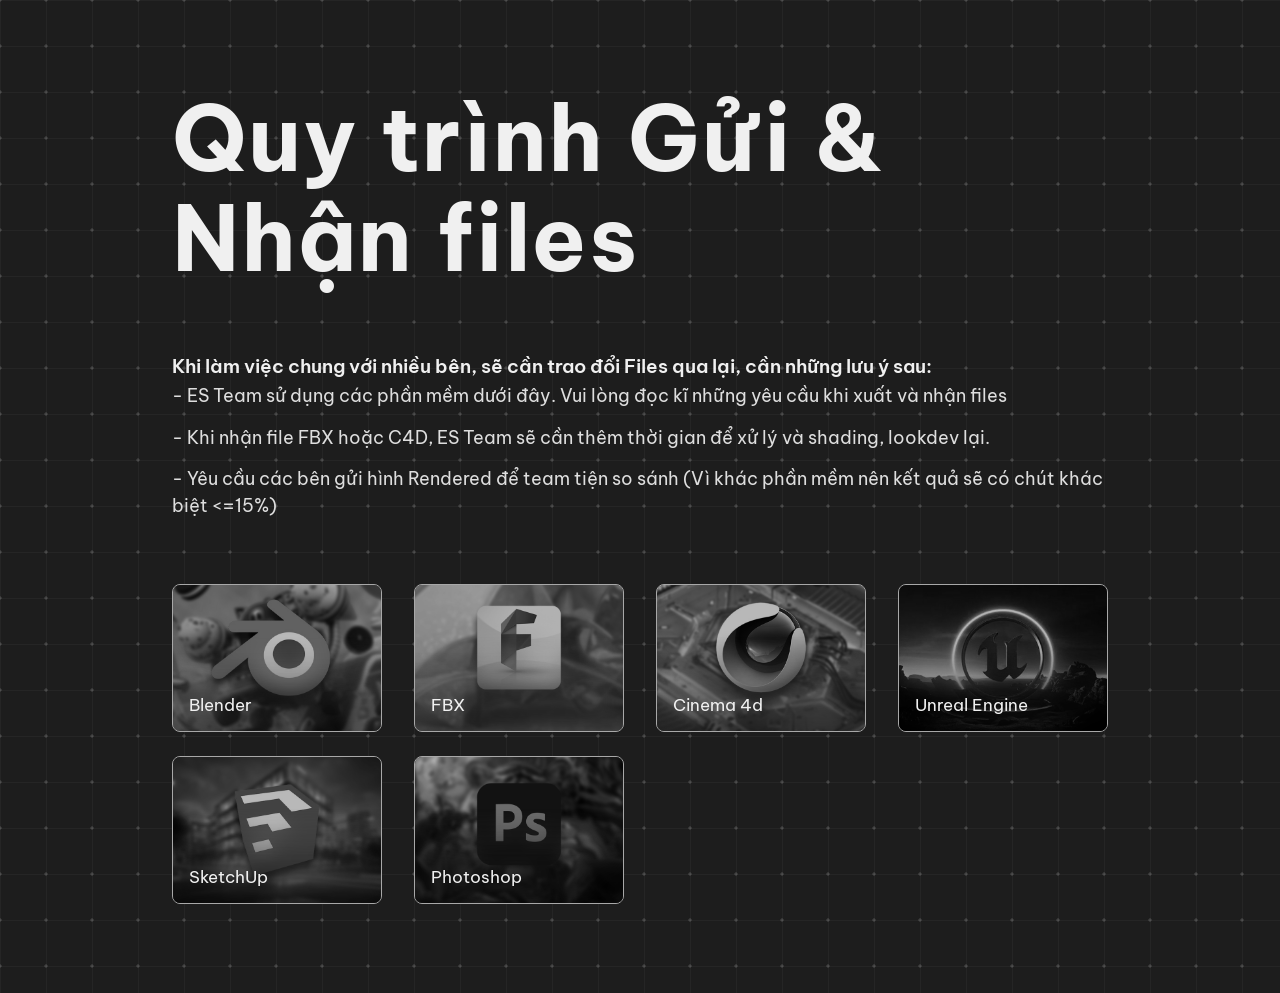
<file: apps/TechGuide/index.html>
<!doctype html>
<html lang="en">
<head>
  <meta charset="utf-8">
  <meta name="viewport" content="width=device-width, initial-scale=1">
  <title>Headliner</title>
  <meta name="description" content="Landing page with expandable thumbnails.">
  <!-- config.css = settings, content.css = all text, style.css = layout -->
  <link rel="stylesheet" href="css/config.css">
  <link rel="stylesheet" href="css/content.css">
  <link rel="stylesheet" href="css/style.css">
  <script src="js/main.js" defer></script>
</head>
<body>
  <main class="page">

    <!-- Text is filled in from css/content.css -->
    <header class="hero">
      <h1 class="headline" data-intro-title></h1>
      <section class="intro" aria-labelledby="intro-heading">
        <h2 class="block-heading" id="intro-heading" data-intro-heading></h2>
        <div class="prose" data-intro-body></div>
      </section>
    </header>

    <!-- Thumbnails are generated by main.js from --thumb-count in config.css -->
    <section class="thumbs" data-thumbs aria-label="Gallery"></section>

  </main>

  <!-- Pop-up template, cloned under the row of the clicked thumbnail -->
  <template id="panel-template">
    <div class="panel-slot">
      <div class="panel-clip">
        <div class="panel-pad">
          <section class="panel" role="region">
            <button class="panel-close" type="button" aria-label="Close"></button>
            <div class="panel-content">
              <h2 class="block-heading" data-panel-heading></h2>
              <div class="prose" data-panel-body></div>
              <div class="media-grid" data-panel-media></div>
            </div>
          </section>
        </div>
      </div>
    </div>
  </template>
</body>
</html>
</file>
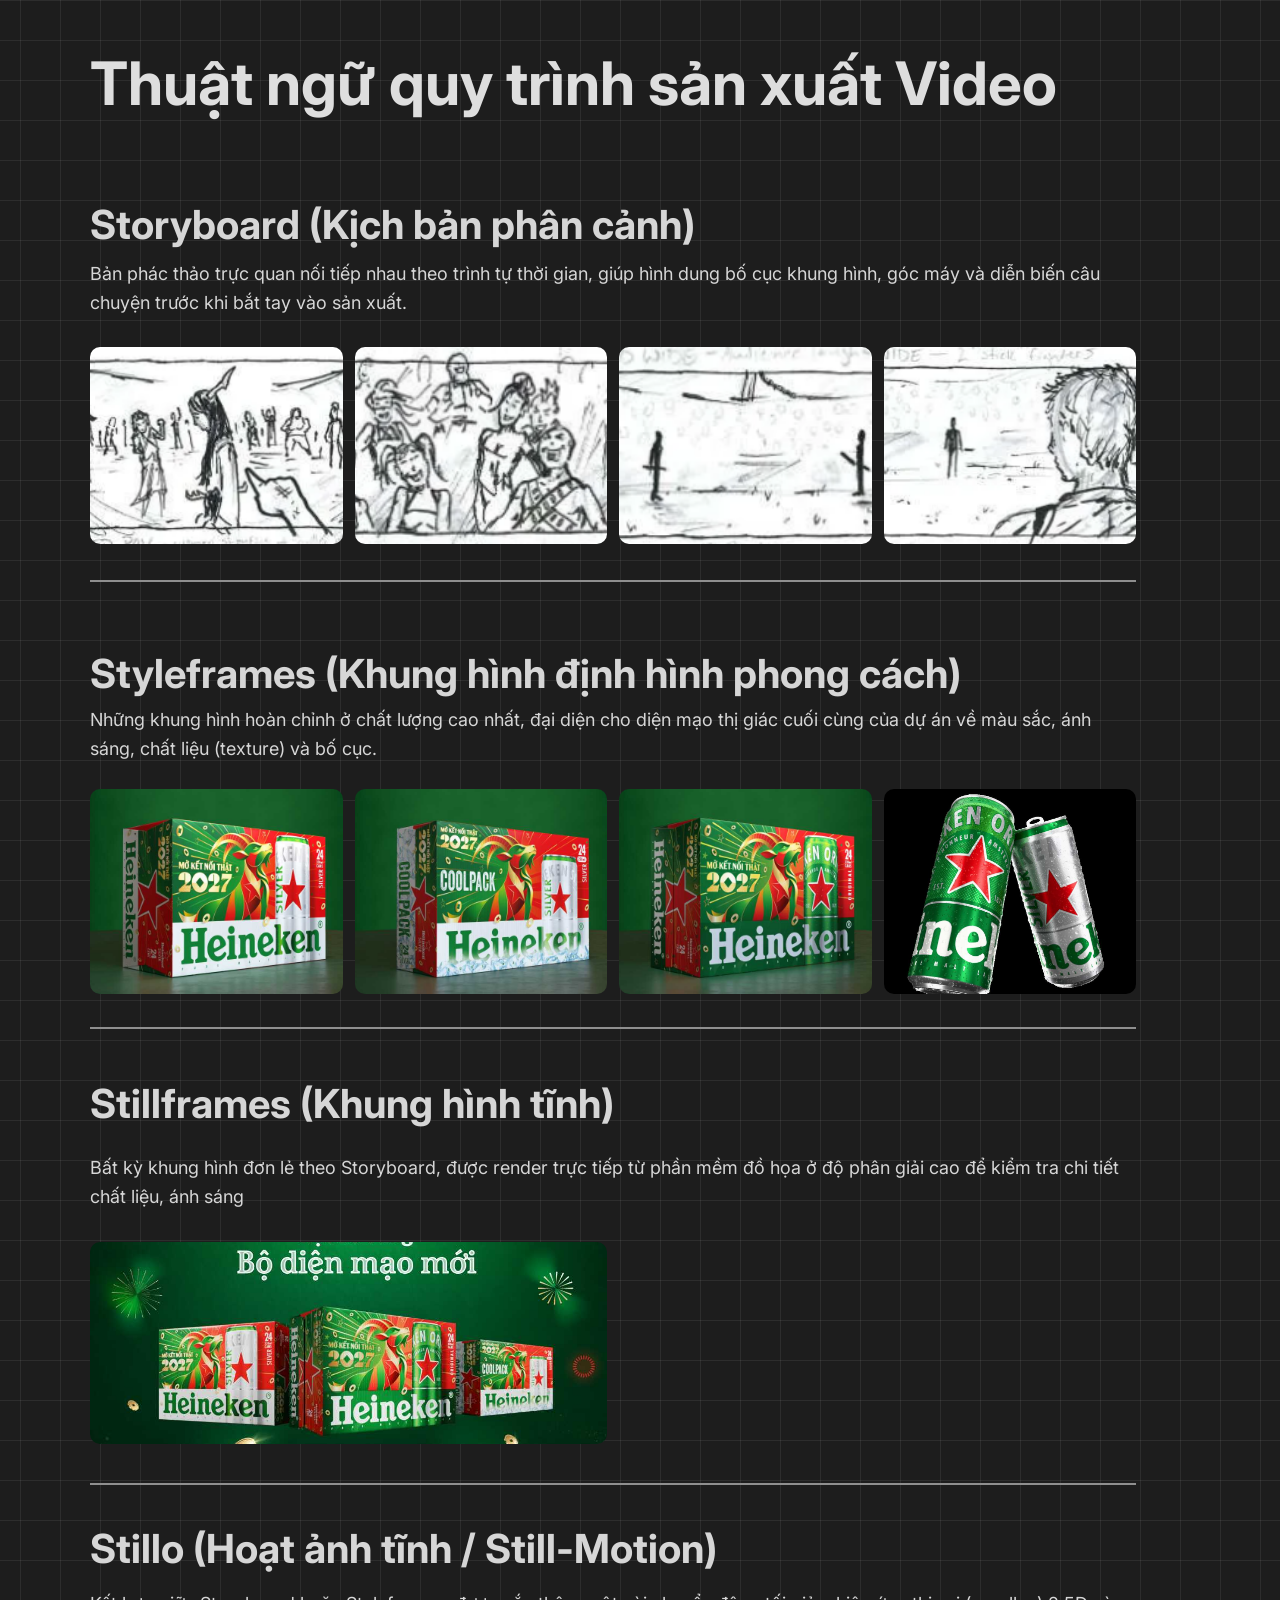
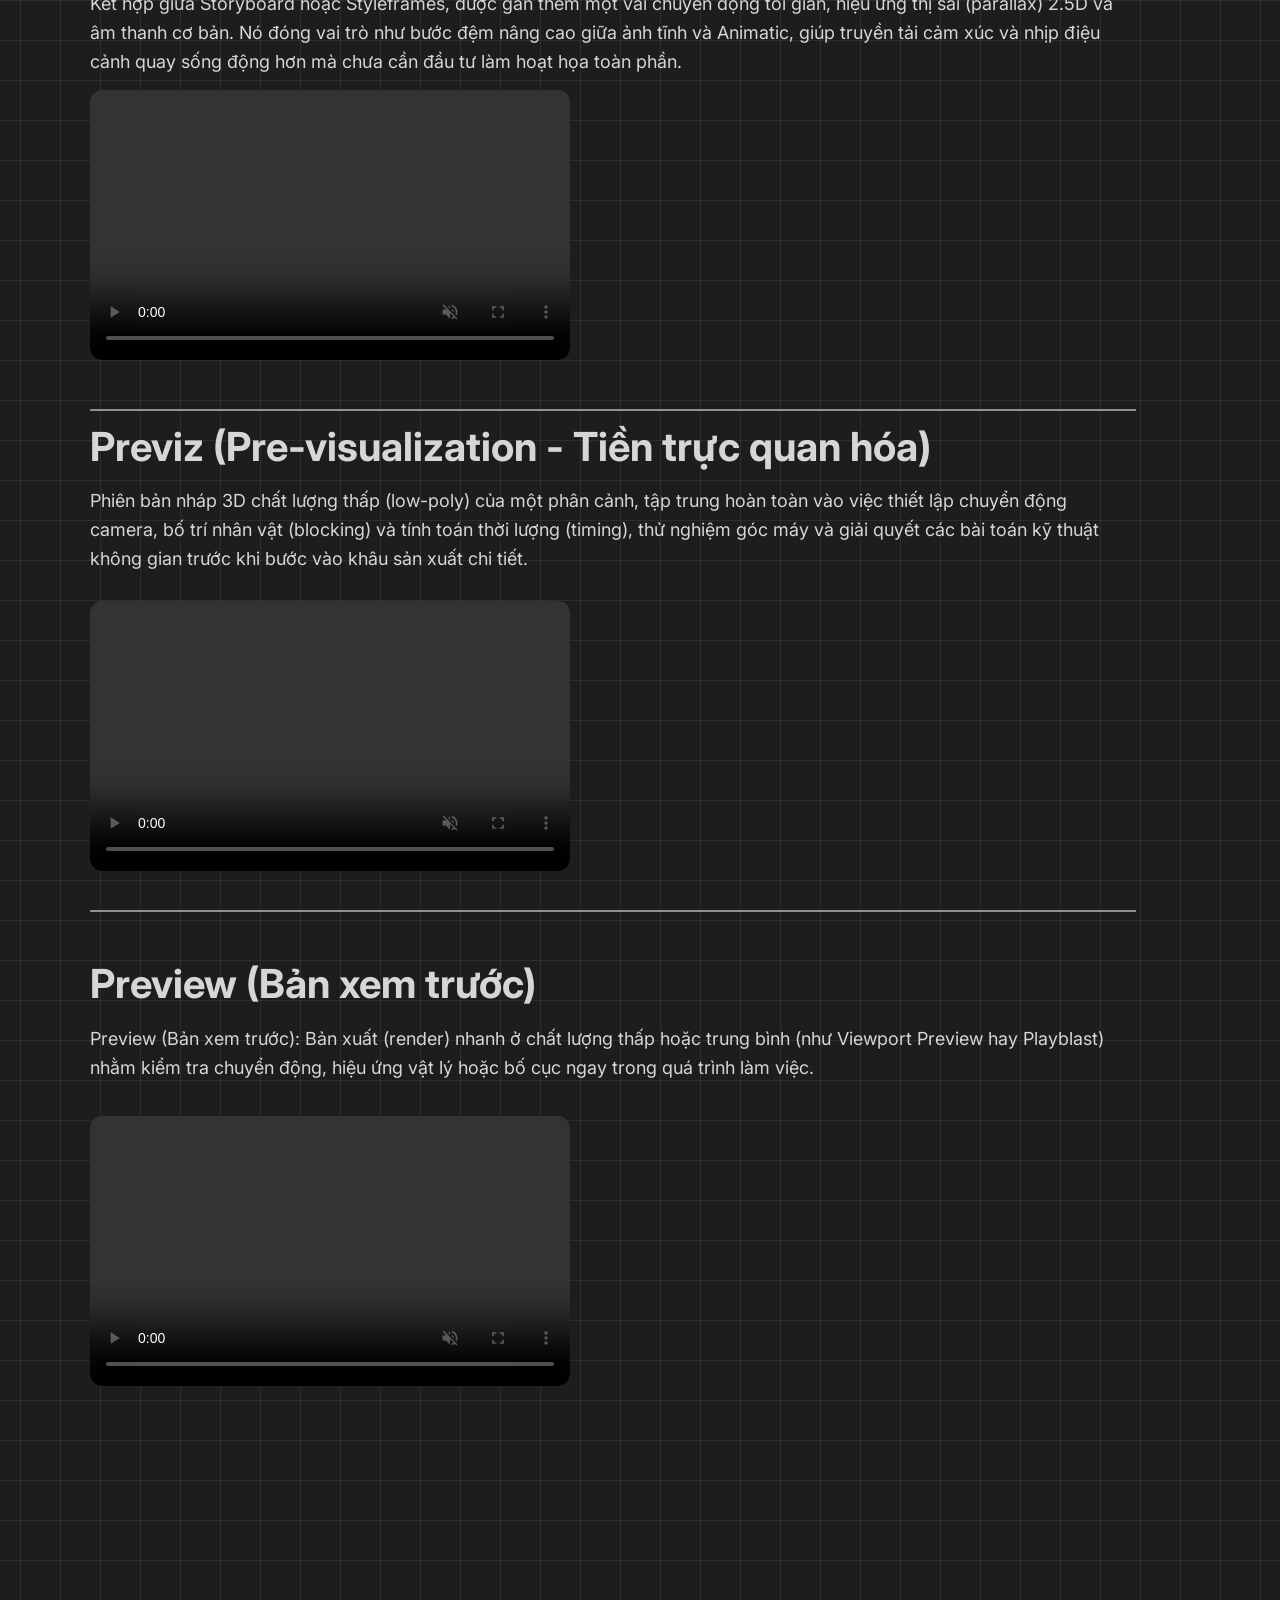
<file: apps/ThuatNguSxVideo/index.html>
<!DOCTYPE html>
<html lang="en">
<head>
  <meta charset="utf-8">
  <meta name="viewport" content="width=device-width, initial-scale=1">
  <title>My website</title>
  <meta name="generator" content="WebCreator">
  <link rel="preconnect" href="https://fonts.googleapis.com">
  <link rel="preconnect" href="https://fonts.gstatic.com" crossorigin>
  <link rel="stylesheet" href="https://fonts.googleapis.com/css2?family=Inter:wght@100..900&amp;display=swap">
  <link rel="stylesheet" href="style.css">
</head>
<body>
  <div class="wc-viewport" id="page-index">
    <main class="wc-stage">
      <div id="heading-2" class="wc-el wc-heading"><h2 class="wc-text">Thuật ngữ quy trình sản xuất Video</h2></div>
      <div id="paragraph-3" class="wc-el wc-paragraph"><p class="wc-text">Bản phác thảo trực quan nối tiếp nhau theo trình tự thời gian, giúp hình dung bố cục khung hình, góc máy và diễn biến câu chuyện trước khi bắt tay vào sản xuất.</p></div>
      <div id="heading-4" class="wc-el wc-heading"><h2 class="wc-text">Storyboard (Kịch bản phân cảnh)</h2></div>
      <div id="gallery-6" class="wc-el wc-gallery is-grid g-h-zoom" data-style="grid" data-lightbox role="group" aria-label="Gallery 6"><div class="wc-g-track"><button class="wc-g-item is-active" type="button" aria-label="Open image 1"><img src="assets/screenshot-2026-10-23-140428.png" alt="Screenshot 2026 10 23 140428" loading="lazy"></button><button class="wc-g-item" type="button" aria-label="Open image 2"><img src="assets/screenshot-2026-10-23-140440.png" alt="Screenshot 2026 10 23 140440" loading="lazy"></button><button class="wc-g-item" type="button" aria-label="Open image 3"><img src="assets/screenshot-2026-10-23-140441.png" alt="Screenshot 2026 10 23 140441" loading="lazy"></button><button class="wc-g-item" type="button" aria-label="Open image 4"><img src="assets/screenshot-2026-10-23-140445.png" alt="Screenshot 2026 10 23 140445" loading="lazy"></button></div></div>
      <div id="heading-7" class="wc-el wc-heading"><h2 class="wc-text">Styleframes (Khung hình định hình phong cách)</h2></div>
      <div id="paragraph-8" class="wc-el wc-paragraph"><p class="wc-text">Những khung hình hoàn chỉnh ở chất lượng cao nhất, đại diện cho diện mạo thị giác cuối cùng của dự án về màu sắc, ánh sáng, chất liệu (texture) và bố cục.</p></div>
      <div id="gallery-9" class="wc-el wc-gallery is-grid g-h-zoom" data-style="grid" data-lightbox role="group" aria-label="Gallery 9"><div class="wc-g-track"><button class="wc-g-item is-active" type="button" aria-label="Open image 1"><img src="assets/thung-bac-v2.jpg" alt="Thung bac v2" loading="lazy"></button><button class="wc-g-item" type="button" aria-label="Open image 2"><img src="assets/thung-nho.jpg" alt="Thung nho" loading="lazy"></button><button class="wc-g-item" type="button" aria-label="Open image 3"><img src="assets/thung-xanh-v2.jpg" alt="Thung xanh v2" loading="lazy"></button><button class="wc-g-item" type="button" aria-label="Open image 4"><img src="assets/2lon.jpg" alt="2Lon" loading="lazy"></button></div></div>
      <div id="heading-10" class="wc-el wc-heading"><h2 class="wc-text">Stillframes (Khung hình tĩnh)</h2></div>
      <div id="gallery-11" class="wc-el wc-gallery is-grid g-h-zoom" data-style="grid" data-lightbox role="group" aria-label="Gallery 11"><div class="wc-g-track"><button class="wc-g-item is-active" type="button" aria-label="Open image 1"><img src="assets/thung.jpg" alt="Thung" loading="lazy"></button></div></div>
      <div id="paragraph-12" class="wc-el wc-paragraph"><p class="wc-text">Bất kỳ khung hình đơn lẻ theo Storyboard, được render trực tiếp từ phần mềm đồ họa ở độ phân giải cao để kiểm tra chi tiết chất liệu, ánh sáng</p></div>
      <div id="heading-13" class="wc-el wc-heading"><h2 class="wc-text">Stillo (Hoạt ảnh tĩnh / Still-Motion)</h2></div>
      <div id="paragraph-14" class="wc-el wc-paragraph"><p class="wc-text">Kết hợp giữa Storyboard hoặc Styleframes, được gắn thêm một vài chuyển động tối giản, hiệu ứng thị sai (parallax) 2.5D và âm thanh cơ bản. Nó đóng vai trò như bước đệm nâng cao giữa ảnh tĩnh và Animatic, giúp truyền tải cảm xúc và nhịp điệu cảnh quay sống động hơn mà chưa cần đầu tư làm hoạt họa toàn phần.</p></div>
      <div id="heading-16" class="wc-el wc-heading"><h2 class="wc-text">Previz (Pre-visualization - Tiền trực quan hóa)</h2></div>
      <div id="paragraph-17" class="wc-el wc-paragraph"><p class="wc-text">Phiên bản nháp 3D chất lượng thấp (low-poly) của một phân cảnh, tập trung hoàn toàn vào việc thiết lập chuyển động camera, bố trí nhân vật (blocking) và tính toán thời lượng (timing), thử nghiệm góc máy và giải quyết các bài toán kỹ thuật không gian trước khi bước vào khâu sản xuất chi tiết.</p></div>
      <div id="video-19" class="wc-el wc-video"><video src="assets/previs.mp4" muted loop controls playsinline preload="metadata"></video></div>
      <div id="heading-20" class="wc-el wc-heading"><h2 class="wc-text">Preview (Bản xem trước)</h2></div>
      <div id="paragraph-21" class="wc-el wc-paragraph"><p class="wc-text">Preview (Bản xem trước): Bản xuất (render) nhanh ở chất lượng thấp hoặc trung bình (như Viewport Preview hay Playblast) nhằm kiểm tra chuyển động, hiệu ứng vật lý hoặc bố cục ngay trong quá trình làm việc.</p></div>
      <div id="video-22" class="wc-el wc-video"><video src="assets/parkour-0914-00-00-21-597-00-00-29-122-2.mp4" muted loop controls playsinline preload="metadata"></video></div>
      <div id="line-23" class="wc-el wc-line"></div>
      <div id="line-24" class="wc-el wc-line"></div>
      <div id="line-25" class="wc-el wc-line"></div>
      <div id="line-26" class="wc-el wc-line"></div>
      <div id="line-27" class="wc-el wc-line"></div>
      <div id="video-28" class="wc-el wc-video"><video src="assets/stillo.mp4" muted loop controls playsinline preload="metadata"></video></div>
    </main>
  </div>
  <script src="script.js"></script>
</body>
</html>
</file>
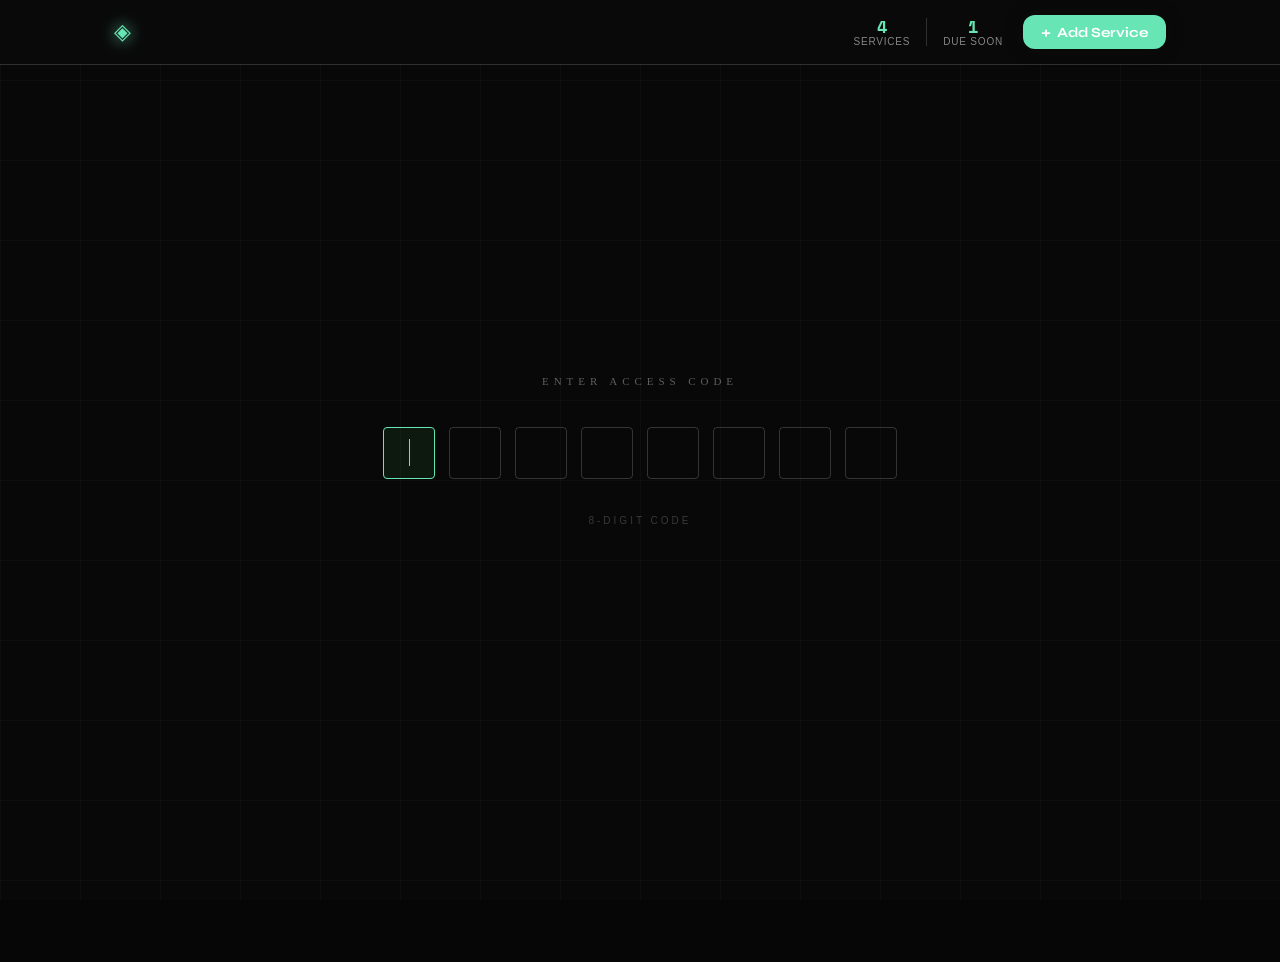
<file: apps/Tracking Purchased/index.html>
<!DOCTYPE html>
<html lang="en">
<head>
  <meta charset="UTF-8" />
  <meta name="viewport" content="width=device-width, initial-scale=1.0" />
  <title>SubTrack — Subscription Timeline</title>
  <link rel="stylesheet" href="style.css" />
  <link href="https://fonts.googleapis.com/css2?family=Space+Mono:ital,wght@0,400;0,700;1,400&family=Syne:wght@400;600;700;800&display=swap" rel="stylesheet" />
  <style>
  *, *::before, *::after { box-sizing: border-box; margin: 0; padding: 0; }

  :root {
    --blue: #080808;
    --accent: #68e5b4;
    --white: #ffffff;
  }

  html, body {
    width: 100%; height: 100%;
    overflow: hidden;
    font-family: 'Montserrat', sans-serif;
    -webkit-tap-highlight-color: transparent;
    touch-action: manipulation;
  }





  
  /* LOCK SCREEN */
  #lock-screen {
    position: fixed; inset: 0;
    background: var(--blue);
    display: flex; align-items: center; justify-content: center;
    z-index: 100;
    transition: opacity 0.6s ease;
    padding: 24px;
  }
  #lock-screen::before {
    content: '';
    position: absolute; inset: 0;
    background-image:
      linear-gradient(rgba(255,255,255,0.025) 1px, transparent 1px),
      linear-gradient(90deg, rgba(255,255,255,0.025) 1px, transparent 1px);
    background-size: 80px 80px;
    pointer-events: none;
  }

  .lock-box {
    text-align: center;
    animation: fadeUp 1s ease forwards;
    width: 100%; max-width: 480px;
  }

  .lock-label {
    font-family: 'Cormorant Garamond', serif;
    font-size: 11px;
    letter-spacing: 0.45em;
    text-transform: uppercase;
    color: rgba(255,255,255,0.35);
    margin-bottom: 40px;
  }

  .digit-row {
    display: flex;
    gap: clamp(6px, 2vw, 14px);
    justify-content: center;
    margin-bottom: 36px;
  }

  .digit-slot {
    width: clamp(34px, 9.5vw, 52px);
    height: clamp(34px, 9.5vw, 52px);
    border: 1px solid rgba(255,255,255,0.18);
    border-radius: 4px;
    display: flex; align-items: center; justify-content: center;
    font-size: clamp(15px, 4vw, 22px);
    font-weight: 200;
    color: var(--white);
    transition: border-color 0.3s, background 0.3s;
    position: relative; overflow: hidden;
    flex-shrink: 0;
  }
  .digit-slot.active { border-color: var(--accent); background: rgba(74, 212, 104, 0.08); }
  .digit-slot.filled { border-color: rgba(255,255,255,0.45); }
  .digit-slot.error  { border-color: #e05555; animation: shake 0.4s ease; }

  .digit-slot .cursor {
    display: block; width: 1px; height: 55%;
    background: var(--accent);
    animation: blink 1s step-end infinite;
    position: absolute;
  }

  .hidden-input {
    position: absolute; opacity: 0; pointer-events: none;
    width: 1px; height: 1px;
  }

  .lock-hint {
    font-size: 10px; letter-spacing: 0.3em;
    color: rgba(255,255,255,0.2);
    text-transform: uppercase;
  }






  /* TRANSITION OVERLAY */
  #transition-overlay {
    position: fixed; inset: 0;
    background: var(--blue);
    display: flex; align-items: center; justify-content: center;
    z-index: 90; pointer-events: none; opacity: 0;
  }
  #transition-overlay.active { opacity: 1; pointer-events: all; }

  .reveal-icon {
    width: clamp(80px, 20vw, 120px);
    height: clamp(80px, 20vw, 120px);
    display: flex; align-items: center; justify-content: center;
  }
  .reveal-icon svg { width: 100%; height: 100%; fill: var(--white); transform-origin: center; }
  .reveal-icon.spin-zoom svg {
    animation: spinZoom 2.2s cubic-bezier(0.4, 0, 0.2, 1) forwards;
  }








  /* KEYFRAMES */
  @keyframes fadeUp {
    from { opacity: 0; transform: translateY(24px); }
    to   { opacity: 1; transform: translateY(0); }
  }
  @keyframes blink {
    0%, 100% { opacity: 1; } 50% { opacity: 0; }
  }
  @keyframes shake {
    0%,100% { transform: translateX(0); }
    20% { transform: translateX(-6px); }
    40% { transform: translateX(6px); }
    60% { transform: translateX(-4px); }
    80% { transform: translateX(4px); }
  }
  @keyframes spinZoom {
    0%   { transform: rotate(0deg)   scale(1);    opacity: 1; }
    60%  { transform: rotate(540deg) scale(1.15); opacity: 1; }
    85%  { transform: rotate(720deg) scale(0.05); opacity: 1; }
    100% { transform: rotate(720deg) scale(0);    opacity: 0; }
  }

  </style>
</head>

<body>

  <div class="bg-grid"></div>

  <div id="lock-screen">
  <div class="lock-box">
    <p class="lock-label">Enter access code</p>
    <div class="digit-row" id="digit-row"></div>
    <p class="lock-hint">8-digit code</p>
  </div>
  <input class="hidden-input" id="hidden-input" type="tel" inputmode="numeric" maxlength="8" autocomplete="off">
  </div>



  <header>
    <div class="header-inner">
      <div class="logo">
        <span class="logo-icon">◈</span>
    
      </div>
      <div class="header-stats">
        <div class="stat">
          <span class="stat-num" id="totalCount">0</span>
          <span class="stat-label">Services</span>
        </div>
        <div class="stat-divider"></div>
        <div class="stat">
          <span class="stat-num" id="dueSoonCount">0</span>
          <span class="stat-label">Due Soon</span>
        </div>
      </div>
      <button class="add-btn" id="openModal">
        <span>+</span> Add Service
      </button>
    </div>
  </header>

  <main>
    <div class="timeline-header">
      <h1>Subscription Timeline</h1>
      <p class="subtitle">Track when your services need renewal</p>
    </div>

    <!-- Cost Summary Panel -->
    <div class="summary-panel" id="summaryPanel" style="display:none">
      <div class="summary-title">
        <span class="summary-icon">◈</span> Cost Summary
        <span class="summary-note" id="summaryNote"></span>
      </div>
      <div class="summary-grid">
        <div class="summary-card">
          <div class="summary-period">Monthly</div>
          <div class="summary-amount" id="sumMonthly">—</div>
          <div class="summary-breakdown" id="sumMonthlyBreak"></div>
        </div>
        <div class="summary-divider"></div>
        <div class="summary-card">
          <div class="summary-period">Yearly</div>
          <div class="summary-amount" id="sumYearly">—</div>
          <div class="summary-breakdown" id="sumYearlyBreak"></div>
        </div>
      </div>
    </div>

    <div id="emptyState" class="empty-state">
      <div class="empty-icon">◈</div>
      <p>No subscriptions tracked yet.</p>
      <span>Click "Add Service" to get started.</span>
    </div>

    <div class="cards-grid" id="cardsGrid"></div>
  </main>

  <!-- Modal -->
  <div class="modal-overlay" id="modalOverlay">
    <div class="modal">
      <div class="modal-header">
        <h2 id="modalTitle">Add Service</h2>
        <button class="modal-close" id="closeModal">✕</button>
      </div>
      <div class="modal-body">
        <div class="form-group">
          <label>Service / Website Name</label>
          <input type="text" id="inputName" placeholder="e.g. Netflix, Spotify…" />
        </div>
        <div class="form-row">
          <div class="form-group">
            <label>Start Date</label>
            <input type="date" id="inputStart" />
          </div>
          <div class="form-group">
            <label>Next Payment Date</label>
            <input type="date" id="inputEnd" />
          </div>
        </div>
        <div class="form-group">
          <label>Category</label>
          <select id="inputCategory">
            <option value="streaming">🎬 Streaming</option>
            <option value="music">🎵 Music</option>
            <option value="software">💻 Software</option>
            <option value="gaming">🎮 Gaming</option>
            <option value="news">📰 News / Media</option>
            <option value="cloud">☁️ Cloud Storage</option>
            <option value="other">◈ Other</option>
          </select>
        </div>
        <div class="form-row">
          <div class="form-group">
            <label>Cost (optional)</label>
            <input type="number" id="inputCost" placeholder="e.g. 9.99" min="0" step="0.01" />
          </div>
          <div class="form-group">
            <label>Billing Cycle</label>
            <select id="inputBilling">
              <option value="monthly">Monthly</option>
              <option value="yearly">Yearly</option>
              <option value="none">One-time / Other</option>
            </select>
          </div>
        </div>
        <div class="form-error" id="formError"></div>
        <button class="submit-btn" id="submitBtn">Save Service</button>
      </div>
    </div>
  </div>

  <script src="app.js"></script>
  <script>
  const SECRET_CODE = '12345678';

  const digitRow    = document.getElementById('digit-row');
  const hiddenInput = document.getElementById('hidden-input');
  const lockScreen  = document.getElementById('lock-screen');
  const overlay     = document.getElementById('transition-overlay');
  const revealIcon  = document.getElementById('reveal-icon');
  const mainSite    = document.getElementById('main-site');

  let entered = '';

  for (let i = 0; i < 8; i++) {
    const slot = document.createElement('div');
    slot.className = 'digit-slot' + (i === 0 ? ' active' : '');
    slot.id = 'slot-' + i;
    if (i === 0) slot.innerHTML = '<span class="cursor"></span>';
    digitRow.appendChild(slot);
  }

  lockScreen.addEventListener('click', () => hiddenInput.focus());
  hiddenInput.focus();

  hiddenInput.addEventListener('input', () => {
    entered = hiddenInput.value.replace(/\D/g, '').slice(0, 8);
    hiddenInput.value = entered;
    updateSlots();
    if (entered.length === 8) validateCode();
  });

  function updateSlots() {
    for (let i = 0; i < 8; i++) {
      const slot = document.getElementById('slot-' + i);
      slot.className = 'digit-slot';
      slot.innerHTML = '';
      if (i < entered.length) {
        slot.classList.add('filled');
        slot.textContent = '•';
      } else if (i === entered.length) {
        slot.classList.add('active');
        slot.innerHTML = '<span class="cursor"></span>';
      }
    }
  }

  function validateCode() {
    if (entered === SECRET_CODE) {
      lockScreen.style.opacity = '0';
      setTimeout(() => {
        lockScreen.style.display = 'none';
        startRevealAnimation();
      }, 500);
    } else {
      for (let i = 0; i < 8; i++)
        document.getElementById('slot-' + i).classList.add('error');
      setTimeout(() => {
        entered = ''; hiddenInput.value = '';
        updateSlots(); hiddenInput.focus();
      }, 700);
    }
  }

  function startRevealAnimation() {
    overlay.classList.add('active');
    revealIcon.classList.add('spin-zoom');
    setTimeout(() => {
      mainSite.classList.add('visible');
      overlay.style.transition = 'opacity 0.5s ease';
      overlay.style.opacity = '0';
      setTimeout(() => { overlay.style.display = 'none'; }, 500);
    }, 2000);
  }

  // CANVAS BACKGROUND
  const canvas = document.getElementById('bg-canvas');
  const ctx    = canvas.getContext('2d');

  function resizeCanvas() {
    canvas.width  = window.innerWidth;
    canvas.height = window.innerHeight;
  }
  resizeCanvas();
  window.addEventListener('resize', resizeCanvas);

  const orbs = [
    { x: 0.15, y: 0.25, r: 0.55, color: '#0d2a5e', vx:  0.00012, vy:  0.00008 },
    { x: 0.75, y: 0.65, r: 0.50, color: '#0a1e4a', vx: -0.00009, vy:  0.00011 },
    { x: 0.50, y: 0.10, r: 0.45, color: '#112f70', vx:  0.00007, vy:  0.00013 },
    { x: 0.85, y: 0.20, r: 0.40, color: '#0b2355', vx: -0.00011, vy: -0.00007 },
    { x: 0.20, y: 0.80, r: 0.48, color: '#091840', vx:  0.00010, vy: -0.00009 },
    { x: 0.60, y: 0.85, r: 0.42, color: '#15377e', vx: -0.00008, vy: -0.00012 },
  ];
  let t = 0;

  function drawFrame() {
    const W = canvas.width, H = canvas.height;
    t++;
    ctx.fillStyle = '#060e1f';
    ctx.fillRect(0, 0, W, H);
    for (const orb of orbs) {
      const px = (orb.x + Math.sin(t * 0.0003 + orb.r * 10) * 0.08) * W;
      const py = (orb.y + Math.cos(t * 0.0004 + orb.r *  7) * 0.07) * H;
      const radius = orb.r * Math.min(W, H);
      const grad = ctx.createRadialGradient(px, py, 0, px, py, radius);
      grad.addColorStop(0,   orb.color + 'cc');
      grad.addColorStop(0.5, orb.color + '55');
      grad.addColorStop(1,   orb.color + '00');
      ctx.globalCompositeOperation = 'screen';
      ctx.fillStyle = grad;
      ctx.fillRect(0, 0, W, H);
      orb.x += orb.vx; orb.y += orb.vy;
      if (orb.x < 0 || orb.x > 1) orb.vx *= -1;
      if (orb.y < 0 || orb.y > 1) orb.vy *= -1;
    }
    ctx.globalCompositeOperation = 'source-over';
    for (let i = 0; i < 3; i++) {
      const sy    = (Math.sin(t * 0.0002 + i * 2.1) * 0.5 + 0.5) * H;
      const alpha = 0.018 + Math.sin(t * 0.0015 + i) * 0.010;
      const sg    = ctx.createLinearGradient(0, sy - 60, 0, sy + 60);
      sg.addColorStop(0,   'rgba(60,120,220,0)');
      sg.addColorStop(0.5, 'rgba(60,120,220,' + alpha + ')');
      sg.addColorStop(1,   'rgba(60,120,220,0)');
      ctx.fillStyle = sg;
      ctx.fillRect(0, sy - 60, W, 120);
    }
    requestAnimationFrame(drawFrame);
  }
  drawFrame();

  </script>
</body>
</html>
</file>
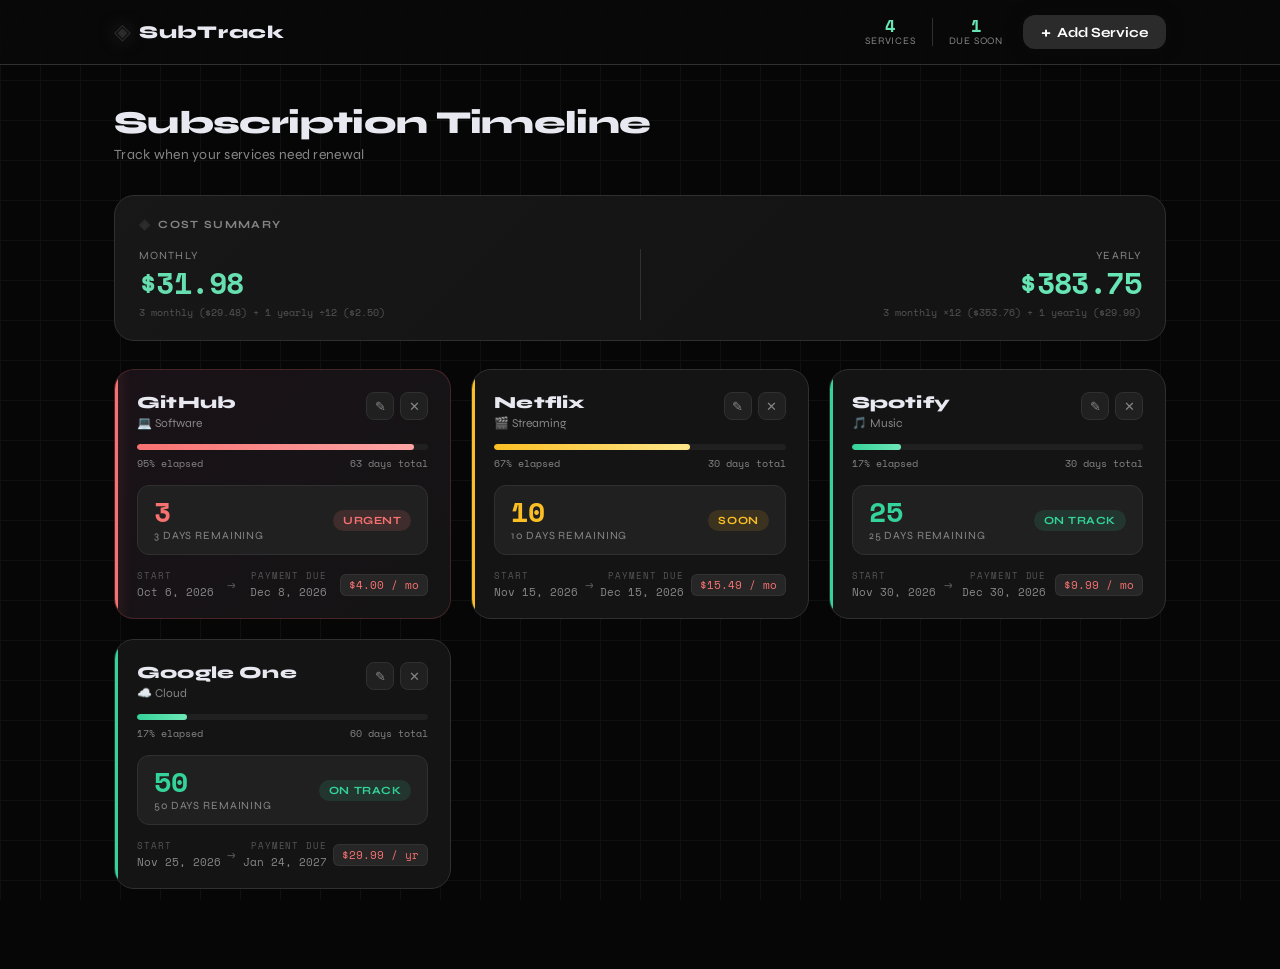
<file: apps/Tracking Purchased/index_original.html>
<!DOCTYPE html>
<html lang="en">
<head>
  <meta charset="UTF-8" />
  <meta name="viewport" content="width=device-width, initial-scale=1.0" />
  <title>SubTrack — Subscription Timeline</title>
  <link rel="stylesheet" href="style.css" />
  <link href="https://fonts.googleapis.com/css2?family=Space+Mono:ital,wght@0,400;0,700;1,400&family=Syne:wght@400;600;700;800&display=swap" rel="stylesheet" />
  
</head>
<body>

  <div class="bg-grid"></div>

  <header>
    <div class="header-inner">
      <div class="logo">
        <span class="logo-icon">◈</span>
        <span class="logo-text">SubTrack</span>
      </div>
      <div class="header-stats">
        <div class="stat">
          <span class="stat-num" id="totalCount">0</span>
          <span class="stat-label">Services</span>
        </div>
        <div class="stat-divider"></div>
        <div class="stat">
          <span class="stat-num" id="dueSoonCount">0</span>
          <span class="stat-label">Due Soon</span>
        </div>
      </div>
      <button class="add-btn" id="openModal">
        <span>+</span> Add Service
      </button>
    </div>
  </header>

  <main>
    <div class="timeline-header">
      <h1>Subscription Timeline</h1>
      <p class="subtitle">Track when your services need renewal</p>
    </div>

    <!-- Cost Summary Panel -->
    <div class="summary-panel" id="summaryPanel" style="display:none">
      <div class="summary-title">
        <span class="summary-icon">◈</span> Cost Summary
        <span class="summary-note" id="summaryNote"></span>
      </div>
      <div class="summary-grid">
        <div class="summary-card">
          <div class="summary-period">Monthly</div>
          <div class="summary-amount" id="sumMonthly">—</div>
          <div class="summary-breakdown" id="sumMonthlyBreak"></div>
        </div>
        <div class="summary-divider"></div>
        <div class="summary-card">
          <div class="summary-period">Yearly</div>
          <div class="summary-amount" id="sumYearly">—</div>
          <div class="summary-breakdown" id="sumYearlyBreak"></div>
        </div>
      </div>
    </div>

    <div id="emptyState" class="empty-state">
      <div class="empty-icon">◈</div>
      <p>No subscriptions tracked yet.</p>
      <span>Click "Add Service" to get started.</span>
    </div>

    <div class="cards-grid" id="cardsGrid"></div>
  </main>

  <!-- Modal -->
  <div class="modal-overlay" id="modalOverlay">
    <div class="modal">
      <div class="modal-header">
        <h2 id="modalTitle">Add Service</h2>
        <button class="modal-close" id="closeModal">✕</button>
      </div>
      <div class="modal-body">
        <div class="form-group">
          <label>Service / Website Name</label>
          <input type="text" id="inputName" placeholder="e.g. Netflix, Spotify…" />
        </div>
        <div class="form-row">
          <div class="form-group">
            <label>Start Date</label>
            <input type="date" id="inputStart" />
          </div>
          <div class="form-group">
            <label>Next Payment Date</label>
            <input type="date" id="inputEnd" />
          </div>
        </div>
        <div class="form-group">
          <label>Category</label>
          <select id="inputCategory">
            <option value="streaming">🎬 Streaming</option>
            <option value="music">🎵 Music</option>
            <option value="software">💻 Software</option>
            <option value="gaming">🎮 Gaming</option>
            <option value="news">📰 News / Media</option>
            <option value="cloud">☁️ Cloud Storage</option>
            <option value="other">◈ Other</option>
          </select>
        </div>
        <div class="form-row">
          <div class="form-group">
            <label>Cost (optional)</label>
            <input type="number" id="inputCost" placeholder="e.g. 9.99" min="0" step="0.01" />
          </div>
          <div class="form-group">
            <label>Billing Cycle</label>
            <select id="inputBilling">
              <option value="monthly">Monthly</option>
              <option value="yearly">Yearly</option>
              <option value="none">One-time / Other</option>
            </select>
          </div>
        </div>
        <div class="form-error" id="formError"></div>
        <button class="submit-btn" id="submitBtn">Save Service</button>
      </div>
    </div>
  </div>

  <script src="app.js"></script>
</body>
</html>
</file>
<file: theme.css>
/* ══════════════════════════════════════════════════════
   theme.css  –  Edit this file to change the whole portal
   ══════════════════════════════════════════════════════ */

:root {

  /* ── Fonts ─────────────────────────────────────────── */
  /* Import from Google Fonts or use system fonts        */
  --font-display : 'Nunito', 'Helvetica Neue', sans-serif;
  --font-body    : 'Nunito', 'Helvetica Neue', sans-serif;

  /* ── Font sizes ─────────────────────────────────────── */
  --size-title    : 2.8rem;
  --size-subtitle : 0.8rem;
  --size-label    : 1.05rem;
  --size-desc     : 0.82rem;

  /* ── Colors ─────────────────────────────────────────── */
  --bg            : #0f0f0f;          /* page background         */
  --text          : #e8f0eb;          /* default text            */
  --text-muted    : #4b4b4b;          /* header subtitle, footer */
  --accent        : #5c2897;          /* title / brand color     */

  /* ── Cards ──────────────────────────────────────────── */
  --card-bg            : #0a0a0a;
  --card-border        : 1px solid #292929;
  --card-shadow        : 0 2px 16px rgba(0,0,0,.35);
  --card-shadow-hover  : 0 12px 40px rgba(0, 0, 0, 0.18);
  --card-hover-overlay : linear-gradient(135deg, rgba(89, 0, 255, 0.3), rgba(106, 91, 238, 0.02));
  --card-label-color   : #e9f0e8;
  --card-desc-color    : #847a90;
  --card-padding       : 2.2rem 1.5rem;
  --card-min-height    : 160px;

  /* ── Grid ───────────────────────────────────────────── */
  --cols       : 4;        /* columns on desktop; auto-collapses on mobile */
  --gap        : 1.25rem;
  --max-width  : 1200px;

  /* ── Icons / Images ─────────────────────────────────── */
  --icon-size  : 2.6rem;
  --img-size   : 56px;

  /* ── Spacing ─────────────────────────────────────────── */
  --space-md   : 1.5rem;
  --space-xl   : 3rem;

  /* ── Corners ─────────────────────────────────────────── */
  --radius     : 14px;
}


/* ══════════════════════════════════════════════════════
   PRESET THEMES  –  Uncomment one block to apply it
   ══════════════════════════════════════════════════════

── LIGHT / CLEAN ─────────────────────────────────────
:root {
  --bg                 : #f4f5f7;
  --text               : #1a1d27;
  --text-muted         : #8a93a8;
  --accent             : #3b6ef0;
  --card-bg            : #ffffff;
  --card-border        : 1px solid #e2e5ef;
  --card-shadow        : 0 2px 12px rgba(0,0,0,.07);
  --card-shadow-hover  : 0 10px 32px rgba(59,110,240,.14);
  --card-hover-overlay : linear-gradient(135deg, rgba(59,110,240,.06), transparent);
  --card-label-color   : #1a1d27;
  --card-desc-color    : #8a93a8;
}

── WARM PAPER ────────────────────────────────────────
:root {
  --bg                 : #fdf6ec;
  --text               : #2d2219;
  --text-muted         : #a08060;
  --accent             : #c0622a;
  --card-bg            : #fff9f0;
  --card-border        : 1px solid #e8d9c5;
  --card-shadow        : 0 2px 10px rgba(80,40,10,.08);
  --card-shadow-hover  : 0 10px 30px rgba(192,98,42,.14);
  --card-hover-overlay : linear-gradient(135deg, rgba(192,98,42,.07), transparent);
  --card-label-color   : #2d2219;
  --card-desc-color    : #a08060;
  --font-display       : Georgia, serif;
}

── DEEP OCEAN ────────────────────────────────────────
:root {
  --bg                 : #050e1c;
  --text               : #c8dff7;
  --text-muted         : #4a6580;
  --accent             : #38bdf8;
  --card-bg            : #0a1929;
  --card-border        : 1px solid #112240;
  --card-shadow        : 0 2px 18px rgba(0,0,0,.5);
  --card-shadow-hover  : 0 12px 40px rgba(56,189,248,.2);
  --card-hover-overlay : linear-gradient(135deg, rgba(56,189,248,.1), transparent);
  --card-label-color   : #c8dff7;
  --card-desc-color    : #4a6580;
}

── HIGH CONTRAST / ACCESSIBLE ───────────────────────
:root {
  --bg                 : #000000;
  --text               : #ffffff;
  --text-muted         : #aaaaaa;
  --accent             : #ffdd00;
  --card-bg            : #111111;
  --card-border        : 2px solid #444444;
  --card-shadow        : none;
  --card-shadow-hover  : 0 0 0 3px #ffdd00;
  --card-hover-overlay : none;
  --card-label-color   : #ffffff;
  --card-desc-color    : #aaaaaa;
  --radius             : 4px;
}

══════════════════════════════════════════════════════ */
</file>
<file: apps/Blender Add-on/style.css>
/* =========================================================
   SETTINGS — edit these to change the whole site
   ========================================================= */
@import url("https://fonts.googleapis.com/css2?family=Manrope:wght@400;600;800&display=swap");

:root {
  /* Colors */
  --bg-color:      #0f0f0f;   /* page background */
  --text-color:    #E8ECF2;   /* main text */
  --muted-color:   #9AA6B8;   /* secondary text */
  --accent-color:  #7FB3D5;   /* links, hover outline */
  --tile-color:    #273044;   /* tile background (shown if image missing) */

  /* Fonts */
  --font-heading:  "Manrope", "Segoe UI", Helvetica, Arial, sans-serif;
  --font-body:     "Manrope", "Segoe UI", Helvetica, Arial, sans-serif;
  --size-heading:  2.4rem;
  --size-body:     1.0rem;

  /* Grid */
  --grid-items:    15;         /* how many images: loads folders 01, 02 … */
  --grid-columns:  3;         /* images per row on desktop */
  --grid-gap:      16px;
  --tile-ratio:    16 / 9;    /* image shape */

  /* Media folders & file names (inside each numbered folder) */
  --media-folder:  "media";       /* media/01/, media/02/ … */
  --image-file:    "image.jpg";   /* thumbnail in each folder */
  --video-file:    "video.mp4";   /* video in each folder */
}

/* =========================================================
   LAYOUT — usually no need to edit below
   ========================================================= */
*, *::before, *::after { box-sizing: border-box; }

body {
  margin: 0;
  background: var(--bg-color);
  color: var(--text-color);
  font-family: var(--font-body);
  font-size: var(--size-body);
  line-height: 1.6;
}

.wrap {
  max-width: 1200px;
  margin: 0 auto;
  padding: 48px 24px 64px;
}

h1 {
  font-family: var(--font-heading);
  font-size: var(--size-heading);
  font-weight: 800;
  line-height: 1.15;
  margin: 0 0 24px;
}

a { color: var(--accent-color); }

/* ---- Grid page ---- */
.grid {
  display: grid;
  grid-template-columns: repeat(var(--grid-columns), 1fr);
  gap: var(--grid-gap);
}

.tile {
  position: relative;
  display: block;
  aspect-ratio: var(--tile-ratio);
  background: var(--tile-color);
  border-radius: 6px;
  overflow: hidden;
  outline: 2px solid transparent;
  outline-offset: 3px;
  transition: outline-color 0.15s;
}
.tile:hover, .tile:focus-visible { outline-color: var(--accent-color); }

.tile img {
  width: 100%;
  height: 100%;
  object-fit: cover;
  display: block;
}

.tile span {
  position: absolute;
  left: 12px;
  bottom: 8px;
  font-weight: 600;
  color: #fff;
  text-shadow: 0 1px 4px rgba(0, 0, 0, 0.7);
}

/* ---- Sub page ---- */
.back {
  display: inline-block;
  margin-bottom: 24px;
  text-decoration: none;
  font-weight: 600;
}
.back:hover { text-decoration: underline; }

.video-box {
  aspect-ratio: 16 / 9;
  background: #000;
  border-radius: 6px;
  overflow: hidden;
  margin-bottom: 32px;
}
.video-box video {
  width: 100%;
  height: 100%;
  display: block;
}

.body-text {
  max-width: 68ch;
  color: var(--muted-color);
  white-space: pre-line;
}

/* ---- Responsive ---- */
@media (max-width: 900px) { .grid { grid-template-columns: repeat(2, 1fr); } }
@media (max-width: 560px) {
  .grid { grid-template-columns: 1fr; }
  :root { --size-heading: 1.8rem; }
}
</file>
<file: apps/Calculator/styles.css>
:root {
    --bg:       #07090d;
    --surface:  #0e1318;
    --card:     #131920;
    --border:   #1c2635;
    --border-hi:#2a3a50;
    --accent:   #00d68f;
    --accent-d: #00a870;
    --accent-glow: rgba(0,214,143,0.12);
    --text:     #c8d6e5;
    --muted:    #4e6070;
    --font-num: 'JetBrains Mono', monospace;
}

body {
    background-color: var(--bg);
    color: var(--text);
    font-family: var(--font-num);
    margin: 0;
    padding: 20px;
    display: flex;
    justify-content: center;
    -webkit-font-smoothing: antialiased;
}

.container {
    max-width: 1200px;
    width: 100%;
}

.main-tabs {
    display: flex;
    justify-content: center;
    gap: 12px;
    margin-bottom: 20px; /* Tăng khoảng cách để dời giao diện xuống */
}

.content-vertical {
    display: flex;
    flex-direction: column;
    align-items: center;
    gap: 20px;
}

.calc-section {
    text-align: center;
}

.input-group {
    display: flex;
    flex-wrap: wrap;
    gap: 25px;
    margin-bottom: 20px;
    justify-content: center;
}

.input-group label {
    display: block;
    margin-bottom: 5px;
}

.input-group input {
    width: 80px;
    padding: 8px;
    border-radius: 4px;
    background-color: var(--accent-glow);
    color: var(--text);
    border: 1px solid #259774;
    font-family: var(--font-num);
    text-align: center;
    -webkit-appearance: none;
    appearance: none;
}

.input-group input::-webkit-inner-spin-button,
.input-group input::-webkit-outer-spin-button {
    -webkit-appearance: none;
    margin: 0;
}

.ratio-input-group {
    display: flex;
    flex-wrap: wrap;
    gap: 15px;
    margin-bottom: 20px;
    justify-content: center;
}

.ratio-input {
    width: 200px;
    height: 60px;
    padding: 8px;
    border-radius: 4px;
    background-color: var(--accent-glow);
    color: var(--text);
    border: 1px solid #259774;
    font-size: 2rem;
    font-weight: bold;
    text-align: center;
    -webkit-appearance: none;
    appearance: none;
}

.ratio-input::-webkit-inner-spin-button,
.ratio-input::-webkit-outer-spin-button {
    -webkit-appearance: none;
    margin: 0;
}

.keep-ratio-btn {
    padding: 10px 20px;
    background-color: #172a30;
    border: none;
    border-radius: 4px;
    color: var(--text);
    cursor: pointer;
    font-weight: bold;
    margin-bottom: 20px;
    font-family: var(--font-num);
}

.keep-ratio-btn.active {
    background-color: var(--accent);
    color: var(--muted);
}

.results-box {
    border: 2px solid #259774;
    border-radius: 4px;
    padding: 10px;
    text-align: center;
}

.results-box p {
    margin: 10px 0;
    color: #259774;
    font-size: 1.5rem;
    font-weight: bold;
}
</file>
<file: apps/TechGuide/css/config.css>
/* ==========================================================================
   CONFIG — edit this file to restyle the page.
   style.css reads every value below; main.js reads the ones marked [JS].
   ========================================================================== */

/* ---- Fonts --------------------------------------------------------------
   Be Vietnam Pro, bundled in /fonts so every device (macOS, iOS, Windows,
   Android) draws the same letters, offline too. Full Vietnamese support.
   To use another font: put its .woff2 files in /fonts, point the src lines
   below at them, and change the family name here and in --font-* below.
   Available weights: 300, 400, 600, 700.
   ------------------------------------------------------------------------- */
@font-face {
  font-family: "Be Vietnam Pro";
  src: url("../fonts/BeVietnamPro-Light.woff2") format("woff2");
  font-weight: 300;
  font-style: normal;
  font-display: swap;
}
@font-face {
  font-family: "Be Vietnam Pro";
  src: url("../fonts/BeVietnamPro-Regular.woff2") format("woff2");
  font-weight: 400;
  font-style: normal;
  font-display: swap;
}
@font-face {
  font-family: "Be Vietnam Pro";
  src: url("../fonts/BeVietnamPro-SemiBold.woff2") format("woff2");
  font-weight: 600;
  font-style: normal;
  font-display: swap;
}
@font-face {
  font-family: "Be Vietnam Pro";
  src: url("../fonts/BeVietnamPro-Bold.woff2") format("woff2");
  font-weight: 700;
  font-style: normal;
  font-display: swap;
}

:root {
  /* ---- Content ------------------------------------------------------- */
  --thumb-count: 6;                  /* [JS] how many thumbnails → text from content.css, media from content/01 … */
  --content-folder: "content";       /* [JS] root folder that holds 00, 01, 02 … */
  --folder-digits: 2;                /* [JS] 2 → "01", 3 → "001" */
  --thumb-file: "thumbnail";         /* [JS] thumbnail image name, any image extension */
  --media-file-prefix: "media-";     /* [JS] media-1.jpg, media-2.mp4 … */
  --media-slots: 2;                  /* [JS] image/video slots in each pop-up */
  --video-autoplay: 1;               /* [JS] 1 = play muted + looped when opened, 0 = wait for click */
  --video-controls: 1;               /* [JS] 1 = show native video controls */

  /* ---- Grid background ----------------------------------------------- */
  --grid-size: 46px;                 /* cell size */
  --grid-line-width: 1px;
  --grid-line-color: 255 255 255;    /* R G B, no commas */
  --grid-line-opacity: 0.035;
  --grid-dot-size: 1.25px;           /* dots at every intersection, 0px to hide */
  --grid-dot-opacity: 0.16;

  /* ---- Colors -------------------------------------------------------- */
  --color-bg: #1d1d1d;
  --color-text: #dedede;
  --color-heading: #f0f0f0;
  --color-muted: #9a9a9a;
  --color-thumb-bg: #3a3a3a;
  --color-thumb-border: #a8a8a8;
  --color-thumb-border-active: #f0f0f0;
  --color-panel-bg: rgb(30 30 30 / 0.94);
  --color-panel-border: #cfcfcf;
  --color-media-bg: #e4e4e4;
  --color-media-text: #2b2b2b;
  --color-focus: #ffffff;

  /* ---- Typography ---------------------------------------------------- */
  --font-heading: "Be Vietnam Pro", system-ui, sans-serif;
  --font-body: "Be Vietnam Pro", system-ui, sans-serif;
  --headline-size: clamp(2.5rem, 1.4rem + 6.6vw, 5.6rem);
  --headline-weight: 700;
  --headline-tracking: 0.02em;
  --headline-line-height: 1.12;      /* room for stacked marks: Ấ Ể Ỗ */
  --heading-size: 1.2rem;            /* "Paragraph 0:" style headings */
  --heading-weight: 600;
  --body-size: clamp(0.98rem, 0.93rem + 0.25vw, 1.1rem);
  --body-weight: 400;
  --body-line-height: 1.55;          /* Vietnamese needs more than Latin-only text */
  --text-measure: 100%;              /* max line length of paragraphs, e.g. 65ch */
  --thumb-title-size: 1.05rem;
  --thumb-sub-size: 0.8rem;

  /* ---- Layout -------------------------------------------------------- */
  --content-width: 58.5rem;          /* width of headline, thumbnails and pop-up */
  --page-padding-x: clamp(1.25rem, 5vw, 3rem);
  --page-padding-top: clamp(3rem, 7vw, 5.5rem);
  --page-padding-bottom: clamp(3rem, 7vw, 6rem);
  --headline-gap: clamp(2rem, 5vw, 4.5rem);   /* headline → paragraph */
  --section-gap: clamp(2.5rem, 6vw, 4rem);    /* paragraph → thumbnails */

  /* ---- Thumbnails ---------------------------------------------------- */
  --thumb-columns: 4;                /* [JS] per row; see breakpoints below */
  --thumb-height: 9.25rem;
  --thumb-gap-x: 2rem;
  --thumb-gap-y: 1.5rem;
  --thumb-radius: 8px;
  --thumb-border-width: 1px;
  --thumb-grayscale: 1;              /* resting image: 1 = black & white, 0 = color */
  --thumb-brightness: 0.72;          /* resting image brightness */

  /* ---- Hover effect -------------------------------------------------- */
  --hover-grow: 1.75;                /* hovered card width vs. its neighbours (1 = off) */
  --hover-zoom: 1.08;                /* image zoom on hover */
  --hover-dim: 0.55;                 /* opacity of the cards you are NOT hovering */
  --hover-blur: 10px;                /* frosted band behind the title */

  /* ---- Connector line ------------------------------------------------ */
  --line-width: 1px;
  --line-color: #cfcfcf;
  --connector-length: 5.4rem;        /* thumbnail bottom → pop-up top */

  /* ---- Pop-up -------------------------------------------------------- */
  --panel-radius: 8px;
  --panel-border-width: 1px;
  --panel-padding: 2.25rem;
  --panel-text-gap: 3rem;            /* paragraph → media grid */

  /* ---- Media grid ---------------------------------------------------- */
  --media-columns: 2;
  --media-gap: 1.3rem;
  --media-radius: 8px;
  --media-aspect: 423 / 487;         /* width / height of each slot */

  /* ---- Motion -------------------------------------------------------- */
  --ease: cubic-bezier(0.22, 0.8, 0.24, 1);
  --dur-hover: 600ms;
  --dur-panel: 650ms;
  --dur-line: 260ms;
}

/* ---- Breakpoints -------------------------------------------------------- */
@media (max-width: 860px) {
  :root {
    --thumb-columns: 2;
    --thumb-gap-x: 1.25rem;
    --thumb-gap-y: 1.25rem;
    --thumb-height: 8.5rem;
    --connector-length: 3rem;
    --panel-padding: 1.5rem;
    --panel-text-gap: 2rem;
  }
}

@media (max-width: 520px) {
  :root {
    --media-columns: 1;
    --thumb-height: 7.5rem;
    --panel-padding: 1.15rem;
    --media-gap: 1rem;
  }
}
</file>
<file: apps/TechGuide/css/content.css>
/* ==========================================================================
   CONTENT — all the text on the page. Edit freely, then refresh.

   Rules:
   • Every value is in quotes:  --title: "My title";
   • --text takes one quoted string per paragraph:
         --text: "First paragraph."
                 "Second paragraph.";
   • Keep each paragraph on one line (long lines are fine).
     Need a line break inside a paragraph? Write \A  →  "Line one\A Line two"
   • A quote inside the text needs a backslash:  "She said \"hi\""
   • Leave a property out and the page uses a default (or hides it).

   Images and videos are NOT set here — they stay in content/01, content/02 …
   (thumbnail.jpg, media-1.jpg, media-2.mp4 …). Optional overrides:
         --thumbnail: "cover.png";
         --media: "walkthrough.mp4" "before.jpg" "after.jpg";
   ========================================================================== */


/* ---- Headline + intro ---------------------------------------------------- */
.hero {
  --title: "Quy trình Gửi & Nhận files";
  --heading: "Khi làm việc chung với nhiều bên, sẽ cần trao đổi Files qua lại, cần những lưu ý sau:";          /* remove to hide */
  --text: "- ES Team sử dụng các phần mềm dưới đây. Vui lòng đọc kĩ những yêu cầu khi xuất và nhận files"
			"- Khi nhận file FBX hoặc C4D, ES Team sẽ cần thêm thời gian để xử lý và shading, lookdev lại."
			"- Yêu cầu các bên gửi hình Rendered để team tiện so sánh (Vì khác phần mềm nên kết quả sẽ có chút khác biệt <=15%)";
}


/* ---- Thumbnails ----------------------------------------------------------
   One block per thumbnail. "01" matches folder content/01.
   Adding thumbnails: raise --thumb-count in config.css, copy a block,
   change the number, and create the matching folder.

   --title     card label (default: "Thumbnail N")
   --subtitle  appears on hover
   --heading   pop-up heading (default: the title)
   --text      pop-up paragraphs
   ------------------------------------------------------------------------- */

[data-thumb="01"] {
  --title: "Blender";
  --subtitle: "";
  --heading: "Blender 5.0 trở lên";
  --text: "- Khi xuất/nhận files, yêu cầu Pack Resources, Pack Linked Libraries, cũng như các Textures/Cache/Add-on(nếu có)"
			"- Đảm bảo đã setting Render đúng yêu cầu/mục đích sản phẩm";
}

[data-thumb="02"] {
  --title: "FBX";
  --subtitle: "";
  --heading: "Export FBX";
  --text: "- Khi export FBX, ưu tiên phiên bản mới nhất (nếu export từ Blender, khuyên dùng Add-on BetterFBX)"
			"- Lưu ý check đủ các tùy chọn (UV,Material, Animation,...). Đảm bảo file mở lên không thiếu hoặc mất link Textures";
}

[data-thumb="03"] {
  --title: "Cinema 4d";
  --subtitle: "";
  --heading: "Cinema 4D";
  --text: "- Khi xuất/nhận file, yêu cầu Save Project with Assets (tự động collect) hoặc collect các Assets sử dụng đi kèm"
			"- Ưu tiên sử dụng Redshift Renderer";
}

[data-thumb="04"] {
  --title: "Unreal Engine";
  --subtitle: "";
  --heading: "Unreal Engine 5.6 - 5.8";
  --text: "Khi xuất/nhận files, yêu cầu pack đủ Assets và Plugins liên quan";
}

[data-thumb="05"] {
  --title: "SketchUp";
  --subtitle: "";
  --heading: "SketchUp";
  --text: "ES Team có thể nhận, mở và export. (thường nhận file thiết kế sân khấu, export ra FBX để tái sử dụng)";
}

[data-thumb="06"] {
  --title: "Photoshop";
  --subtitle: "";
  --heading: "Photoshop";
  --text: "Khi nhận/gửi file, yêu cầu pack đủ các assets đi kèm"
			"- Nếu assets dùng Adobe cloud, vui lòng Rasterize"
			"- Đính kèm Folder các file Illustrator (*.ai) nếu có sử dụng Smart object)";
}
</file>
<file: apps/TechGuide/css/style.css>
/* ==========================================================================
   STYLE — layout and components. Values live in config.css.
   ========================================================================== */

*,
*::before,
*::after {
  box-sizing: border-box;
}

html {
  color-scheme: dark;
  background-color: var(--color-bg);
  -webkit-text-size-adjust: 100%;
}

body {
  margin: 0;
  min-height: 100vh;
  font-family: var(--font-body);
  font-size: var(--body-size);
  font-weight: var(--body-weight);
  line-height: var(--body-line-height);
  color: var(--color-text);
  background-color: var(--color-bg);

  /* Grid background: intersection dots + vertical lines + horizontal lines */
  background-image:
    radial-gradient(
      circle at center,
      rgb(var(--grid-line-color) / var(--grid-dot-opacity)) var(--grid-dot-size),
      transparent calc(var(--grid-dot-size) + 0.75px)
    ),
    linear-gradient(
      to right,
      rgb(var(--grid-line-color) / var(--grid-line-opacity)) var(--grid-line-width),
      transparent var(--grid-line-width)
    ),
    linear-gradient(
      to bottom,
      rgb(var(--grid-line-color) / var(--grid-line-opacity)) var(--grid-line-width),
      transparent var(--grid-line-width)
    );
  background-size: var(--grid-size) var(--grid-size);
  background-position:
    calc(var(--grid-size) / -2) calc(var(--grid-size) / -2),
    0 0,
    0 0;
}

img,
video {
  max-width: 100%;
}

.visually-hidden {
  position: absolute;
  width: 1px;
  height: 1px;
  margin: -1px;
  padding: 0;
  overflow: hidden;
  clip: rect(0 0 0 0);
  white-space: nowrap;
  border: 0;
}

/* ---- Page ------------------------------------------------------------- */
.page {
  width: min(var(--content-width), 100% - var(--page-padding-x) * 2);
  margin-inline: auto;
  padding-top: var(--page-padding-top);
  padding-bottom: var(--page-padding-bottom);
}

/* ---- Hero ------------------------------------------------------------- */
.headline {
  margin: 0;
  font-family: var(--font-heading);
  font-size: var(--headline-size);
  font-weight: var(--headline-weight);
  letter-spacing: var(--headline-tracking);
  line-height: var(--headline-line-height);
  color: var(--color-heading);
  overflow-wrap: break-word;
}

.intro {
  margin-top: var(--headline-gap);
}

.block-heading {
  margin: 0 0 0.15em;
  font-family: var(--font-heading);
  font-size: var(--heading-size);
  font-weight: var(--heading-weight);
  line-height: 1.4;
  color: var(--color-heading);
}

.prose p {
  margin: 0;
  max-width: var(--text-measure);
  white-space: pre-line; /* lets \A in content.css break a line */
}

.prose p + p {
  margin-top: 0.8em;
}

/* ---- Thumbnails ------------------------------------------------------- */
.thumbs {
  margin-top: var(--section-gap);
}

.thumb-row {
  position: relative;
  z-index: 1;
  display: flex;
  gap: var(--thumb-gap-x);
  height: var(--thumb-height);
}

.thumb-row + .thumb-row,
.panel-slot + .thumb-row {
  margin-top: var(--thumb-gap-y);
}

.thumb,
.thumb-filler {
  flex: 1 1 0;
  min-width: 0;
}

.thumb {
  position: relative;
  display: block;
  margin: 0;
  padding: 0;
  border: 0;
  background: none;
  font: inherit;
  color: inherit;
  text-align: left;
  cursor: pointer;
  -webkit-tap-highlight-color: transparent;
  transition:
    flex-grow var(--dur-hover) var(--ease),
    opacity var(--dur-hover) var(--ease);
}

.thumb:focus {
  outline: none;
}

.thumb-frame {
  position: absolute;
  inset: 0;
  overflow: hidden;
  isolation: isolate;
  border: var(--thumb-border-width) solid var(--color-thumb-border);
  border-radius: var(--thumb-radius);
  background: var(--color-thumb-bg);
  transition: border-color var(--dur-hover) var(--ease);
}

.thumb:focus-visible .thumb-frame {
  outline: 2px solid var(--color-focus);
  outline-offset: 3px;
}

.thumb.is-active .thumb-frame {
  border-color: var(--color-thumb-border-active);
}

.thumb-img {
  position: absolute;
  inset: 0;
  width: 100%;
  height: 100%;
  object-fit: cover;
  opacity: 0;
  filter: grayscale(var(--thumb-grayscale)) brightness(var(--thumb-brightness));
  transform: scale(1.001);
  transition:
    transform calc(var(--dur-hover) * 1.4) var(--ease),
    filter var(--dur-hover) var(--ease),
    opacity 400ms var(--ease);
}

.thumb.has-image .thumb-img {
  opacity: 1;
}

/* Frosted band behind the title: blur fades out toward the top */
.thumb-shade {
  position: absolute;
  inset: 35% 0 0;
  background: linear-gradient(to top, rgb(0 0 0 / 0.6), rgb(0 0 0 / 0));
  -webkit-backdrop-filter: blur(var(--hover-blur));
  backdrop-filter: blur(var(--hover-blur));
  -webkit-mask-image: linear-gradient(to top, #000 40%, transparent);
  mask-image: linear-gradient(to top, #000 40%, transparent);
  opacity: 0;
  transition: opacity var(--dur-hover) var(--ease);
}

.thumb.has-image .thumb-shade {
  opacity: 0.55;
}

.thumb-label {
  position: absolute;
  left: 1rem;
  right: 1rem;
  bottom: 0.85rem;
  display: flex;
  flex-direction: column;
}

.thumb-title,
.thumb-sub {
  overflow: hidden;
  white-space: nowrap;
  text-overflow: ellipsis;
}

.thumb-title {
  font-size: var(--thumb-title-size);
  font-weight: 400;
  line-height: 1.5; /* tall enough that stacked accents aren't clipped */
  color: var(--color-heading);
}

.thumb-sub {
  max-height: 0;
  font-size: var(--thumb-sub-size);
  line-height: 1.5;
  color: rgb(255 255 255 / 0.72);
  opacity: 0;
  transform: translateY(0.5em);
  transition:
    max-height var(--dur-hover) var(--ease),
    opacity var(--dur-hover) var(--ease),
    transform var(--dur-hover) var(--ease);
}

/* No image: centred label, like the wireframe */
.thumb:not(.has-image) .thumb-label {
  inset: 0;
  justify-content: center;
  align-items: center;
  padding: 0 0.75rem;
  text-align: center;
}

.thumb:not(.has-image) .thumb-title {
  font-weight: 300;
  max-width: 100%;
}

/* Active (clicked) card */
.thumb.is-active .thumb-img {
  filter: grayscale(0) brightness(1);
}

.thumb.is-active .thumb-shade {
  opacity: 1;
}

.thumb.is-active .thumb-sub {
  max-height: 1.6em;
  opacity: 1;
  transform: none;
}

/* Hover: the card widens, its image wakes up, the neighbours step back */
@media (hover: hover) and (pointer: fine) {
  .thumb:is(:hover, :focus-visible) {
    flex-grow: var(--hover-grow);
  }

  .thumb-row:has(.thumb:hover) .thumb:not(:hover, .is-active) {
    opacity: var(--hover-dim);
  }

  .thumb:is(:hover, :focus-visible) .thumb-img {
    filter: grayscale(0) brightness(1);
    transform: scale(var(--hover-zoom));
  }

  .thumb:is(:hover, :focus-visible) .thumb-shade {
    opacity: 1;
  }

  .thumb:is(:hover, :focus-visible) .thumb-sub {
    max-height: 1.6em;
    opacity: 1;
    transform: none;
  }

  .thumb:not(.has-image):hover .thumb-frame {
    background: color-mix(in srgb, var(--color-thumb-bg), #fff 6%);
  }
}

/* Connector line: drops from the active card to the pop-up */
.thumb::after {
  content: "";
  position: absolute;
  top: 100%;
  left: 50%;
  width: var(--line-width);
  height: calc(var(--connector-length) + var(--panel-border-width));
  margin-left: calc(var(--line-width) / -2);
  background: var(--line-color);
  transform: scaleY(0);
  transform-origin: top;
  transition: transform var(--dur-line) var(--ease);
  pointer-events: none;
}

.thumb.is-active::after {
  transform: scaleY(1);
}

/* ---- Pop-up ----------------------------------------------------------- */
.panel-slot {
  display: grid;
  grid-template-rows: 0fr;
  transition: grid-template-rows var(--dur-panel) var(--ease);
}

.panel-slot.is-open {
  grid-template-rows: 1fr;
}

.panel-clip {
  min-height: 0;
  overflow: hidden;
}

.panel-pad {
  padding-top: var(--connector-length);
}

.panel {
  position: relative;
  padding: var(--panel-padding);
  border: var(--panel-border-width) solid var(--color-panel-border);
  border-radius: var(--panel-radius);
  background: var(--color-panel-bg);
}

.panel-content {
  opacity: 0;
  transform: translateY(0.6rem);
  transition:
    opacity calc(var(--dur-panel) * 0.6) var(--ease) calc(var(--dur-panel) * 0.25),
    transform var(--dur-panel) var(--ease) calc(var(--dur-panel) * 0.15);
}

.panel-slot.is-open .panel-content {
  opacity: 1;
  transform: none;
}

.panel.is-swapping .panel-content {
  opacity: 0;
  transform: translateY(0.4rem);
  transition-duration: 180ms;
  transition-delay: 0ms;
}

.panel .block-heading {
  padding-right: 2.75rem;
}

.panel-close {
  position: absolute;
  top: calc(var(--panel-padding) - 0.55rem);
  right: calc(var(--panel-padding) - 0.75rem);
  width: 2.25rem;
  height: 2.25rem;
  padding: 0;
  border: var(--line-width) solid transparent;
  border-radius: 50%;
  background: none;
  color: var(--color-muted);
  cursor: pointer;
  transition:
    color 200ms var(--ease),
    border-color 200ms var(--ease);
}

.panel-close::before,
.panel-close::after {
  content: "";
  position: absolute;
  top: 50%;
  left: 50%;
  width: 0.95rem;
  height: var(--line-width);
  background: currentColor;
}

.panel-close::before {
  transform: translate(-50%, -50%) rotate(45deg);
}

.panel-close::after {
  transform: translate(-50%, -50%) rotate(-45deg);
}

.panel-close:hover {
  color: var(--color-heading);
  border-color: var(--color-panel-border);
}

.panel-close:focus-visible {
  outline: 2px solid var(--color-focus);
  outline-offset: 2px;
  color: var(--color-heading);
}

/* ---- Media grid ------------------------------------------------------- */
.media-grid {
  display: grid;
  grid-template-columns: repeat(var(--media-columns), minmax(0, 1fr));
  gap: var(--media-gap);
  margin-top: var(--panel-text-gap);
}

.media-slot {
  position: relative;
  margin: 0;
  aspect-ratio: var(--media-aspect);
  overflow: hidden;
  border-radius: var(--media-radius);
  background: var(--color-thumb-bg);
}

.media-slot > img,
.media-slot > video {
  position: absolute;
  inset: 0;
  display: block;
  width: 100%;
  height: 100%;
  object-fit: cover;
  opacity: 0;
  transition: opacity 500ms var(--ease);
}

.media-slot.is-ready > img,
.media-slot.is-ready > video {
  opacity: 1;
}

.media-slot.is-empty {
  background: var(--color-media-bg);
}

.media-empty {
  position: absolute;
  inset: 0;
  display: grid;
  place-content: center;
  gap: 0.6rem;
  padding: 1.5rem;
  text-align: center;
  color: var(--color-media-text);
}

.media-empty strong {
  font-family: var(--font-heading);
  font-size: clamp(1.6rem, 1rem + 2vw, 2.5rem);
  font-weight: 300;
  line-height: 1.2;
}

.media-empty span {
  font-size: 0.85rem;
  opacity: 0.7;
  overflow-wrap: anywhere;
}

/* ---- Reduced motion --------------------------------------------------- */
@media (prefers-reduced-motion: reduce) {
  :root {
    --dur-hover: 1ms;
    --dur-panel: 1ms;
    --dur-line: 1ms;
    --hover-zoom: 1;
  }
}
</file>
<file: apps/ThuatNguSxVideo/style.css>
/* My website - created with WebCreator.
   Edit the project in WebCreator and press Create to update this file. */

*,*::before,*::after{box-sizing:border-box}
:root{--s:1}
html,body{margin:0;padding:0}
body{overflow-x:hidden;-webkit-font-smoothing:antialiased;text-rendering:optimizeLegibility}
.wc-viewport{position:relative;width:100%;overflow:hidden}
.wc-bg{position:absolute;inset:0;z-index:0;pointer-events:none;overflow:hidden;container-type:size}
.wc-bg.is-fixed{position:fixed}
.wc-bg video{position:absolute;inset:0;width:100%;height:100%;object-fit:cover}
.wc-bg iframe{position:absolute;left:50%;top:50%;width:max(100cqw,177.78cqh);height:max(100cqh,56.25cqw);translate:-50% -50%;border:0}
.wc-bg-overlay{position:absolute;inset:0}
.wc-stage{position:relative;z-index:1;width:1280px;left:50%;margin-left:-640px;transform-origin:top center;transform:scale(var(--s))}
.wc-el{position:absolute;margin:0;display:flex;flex-direction:column;color:inherit;text-decoration:none;overflow-wrap:break-word;box-shadow:var(--fx-sh,0 0 #0000);transition-property:scale,transform,box-shadow,filter,background-color,color,border-color,outline-color,outline-offset;transition-duration:var(--fx-speed,.3s);transition-timing-function:cubic-bezier(.2,.7,.3,1)}
.wc-text{margin:0;width:100%;font:inherit;color:inherit;letter-spacing:inherit;text-transform:inherit;text-decoration:inherit;white-space:pre-wrap}
.wc-el>img,.wc-el>video,.wc-el>iframe{display:block;width:100%;height:100%;border:0;border-radius:inherit}
.wc-image,.wc-video,.wc-card{overflow:hidden}
.wc-card-img{display:block;width:100%;object-fit:cover;flex:none}
.wc-card-body{display:flex;flex-direction:column;gap:.55em}
.wc-card-title{margin:0;font-family:inherit;line-height:1.25;white-space:pre-wrap}
.wc-card-text{margin:0;white-space:pre-wrap}
.wc-menu ul{list-style:none;margin:0;padding:0;width:100%;height:100%;display:flex;flex-wrap:wrap;align-items:center;gap:var(--gap,24px);justify-content:var(--jc,flex-start)}
.wc-menu a{position:relative;display:inline-block;color:inherit;text-decoration:none;padding:.35em .1em;transition:color var(--fx-speed,.3s),background-color var(--fx-speed,.3s)}
.wc-menu a:hover,.wc-menu a.is-current{color:var(--menu-hover,currentColor)}
.wc-menu.is-underline a::after{content:"";position:absolute;left:0;right:0;bottom:0;height:2px;background:currentColor;scale:0 1;transform-origin:left;transition:scale var(--fx-speed,.3s) ease}
.wc-menu.is-underline a:hover::after,.wc-menu.is-underline a.is-current::after{scale:1 1}
.wc-menu.is-pill a{padding:.45em 1em;border-radius:999px}
.wc-menu.is-pill a:hover,.wc-menu.is-pill a.is-current{background:var(--menu-pill)}
a.wc-el:focus-visible,.wc-menu a:focus-visible{outline:2px solid currentColor;outline-offset:3px}

/* pop-ups */
.wc-popup-layer{position:fixed;inset:0;z-index:10000;display:flex;align-items:center;justify-content:center;padding:16px}
.wc-popup-layer[hidden]{display:none}
.wc-popup-layer.at-top{align-items:flex-start}
.wc-popup-layer.at-bottom{align-items:flex-end}
.wc-popup-backdrop{position:absolute;inset:0}
.wc-popup-layer .wc-popup{position:relative;flex:none;scale:var(--ps,1)}
.wc-popup-layer.at-top .wc-popup{transform-origin:top center}
.wc-popup-layer.at-bottom .wc-popup{transform-origin:bottom center}
.wc-popup:focus{outline:none}
.wc-popup-close{position:absolute;top:10px;right:10px;z-index:10000;width:36px;height:36px;padding:0;border:0;border-radius:50%;background:transparent;color:var(--x-color,currentColor);display:grid;place-items:center;cursor:pointer;transition:background-color .2s}
.wc-popup-close:hover{background:rgba(128,128,128,.18)}
.wc-popup-close:focus-visible{outline:2px solid currentColor;outline-offset:2px}
.wc-popup-close svg{display:block;width:18px;height:18px}
.wc-popup-layer.is-open .wc-popup{animation:wc-pop-fade-in var(--pop-dur,.3s) cubic-bezier(.2,.7,.3,1) both;animation-name:var(--pop-in,none)}
.wc-popup-layer.is-closing .wc-popup{animation:wc-pop-fade-out var(--pop-dur,.3s) cubic-bezier(.5,0,.75,0) both;animation-name:var(--pop-out,none)}
.wc-popup-layer.is-open .wc-popup-backdrop{animation:wc-pop-fade-in var(--pop-dur,.3s) both}
.wc-popup-layer.is-closing .wc-popup-backdrop{animation:wc-pop-fade-out var(--pop-dur,.3s) both}
html.wc-popup-open{overflow:hidden}
@keyframes wc-pop-fade-in{from{opacity:0}}
@keyframes wc-pop-zoom-in{from{opacity:0;transform:scale(.82)}}
@keyframes wc-pop-slide-in{from{opacity:0;transform:translateY(56px)}}
@keyframes wc-pop-blur-in{from{opacity:0;filter:blur(18px)}}
@keyframes wc-pop-fade-out{to{opacity:0}}
@keyframes wc-pop-zoom-out{to{opacity:0;transform:scale(.82)}}
@keyframes wc-pop-slide-out{to{opacity:0;transform:translateY(56px)}}
@keyframes wc-pop-blur-out{to{opacity:0;filter:blur(18px)}}

/* hover effects */
.fx-h-zoom:hover{scale:1.06}
.fx-h-shrink:hover{scale:.95}
.fx-h-lift:hover{transform:translateY(-6px);--fx-sh:0 22px 40px -14px rgba(15,23,42,.38)}
.fx-h-glow:hover{--fx-sh:0 0 32px 4px var(--fx-color)}
.fx-h-tilt:hover{transform:perspective(700px) rotateX(6deg) rotateY(-8deg)}
.fx-h-bright:hover{filter:brightness(1.12) saturate(1.12)}
.fx-h-gray{filter:grayscale(1)}
.fx-h-gray:hover{filter:none}
.fx-h-inner>img,.fx-h-inner>video,.fx-h-inner .wc-card-img{transition:scale calc(var(--fx-speed,.3s) * 2) ease}
.fx-h-inner:hover>img,.fx-h-inner:hover>video,.fx-h-inner:hover .wc-card-img{scale:1.08}
.fx-h-sweep,.fx-h-inner,.fx-c-ripple{overflow:hidden}
.fx-h-sweep::after{content:"";position:absolute;inset:0;pointer-events:none;border-radius:inherit;background:linear-gradient(110deg,transparent 30%,rgba(255,255,255,.55) 47%,rgba(255,255,255,.55) 53%,transparent 70%);translate:-120% 0}
.fx-h-sweep:hover::after{translate:120% 0;transition:translate calc(var(--fx-speed,.3s) * 2.5) ease}
.fx-h-underline::after{content:"";position:absolute;left:0;right:0;bottom:2px;height:2px;background:var(--fx-color,currentColor);scale:0 1;transform-origin:left;transition:scale var(--fx-speed,.3s) ease}
.fx-h-underline:hover::after{scale:1 1}

/* click effects */
.fx-c-press:active{scale:.95}
.fx-c-ripple::before{content:"";position:absolute;inset:0;pointer-events:none;border-radius:inherit;background:radial-gradient(circle,rgba(255,255,255,.55) 10%,transparent 10.5%) center/1500% 1500% no-repeat;opacity:0;transition:background-size .6s,opacity .9s}
.fx-c-ripple:active::before{background-size:0% 0%;opacity:1;transition:0s}
.fx-c-flash:active{filter:brightness(1.35)}
.fx-c-ring:active{outline:3px solid var(--fx-color);outline-offset:4px}

/* entrance animations (script.js plays them when an element scrolls into view) */
@keyframes wc-in-fade{from{opacity:0}}
@keyframes wc-in-up{from{opacity:0;transform:translateY(40px)}}
@keyframes wc-in-left{from{opacity:0;transform:translateX(-60px)}}
@keyframes wc-in-right{from{opacity:0;transform:translateX(60px)}}
@keyframes wc-in-zoom{from{opacity:0;scale:.85}}
@keyframes wc-in-blur{from{opacity:0;filter:blur(14px)}}
@keyframes wc-grad{from{background-position:0% 50%}to{background-position:100% 50%}}
.fx-in-fade{--in:wc-in-fade}.fx-in-up{--in:wc-in-up}.fx-in-left{--in:wc-in-left}.fx-in-right{--in:wc-in-right}.fx-in-zoom{--in:wc-in-zoom}.fx-in-blur{--in:wc-in-blur}
.wc-reveal [class*="fx-in-"]:not(.is-in){opacity:0}
[class*="fx-in-"].is-in{animation:var(--in) .8s cubic-bezier(.2,.65,.25,1) var(--in-delay,0s) backwards}

/* triggers: an element shown when another one is clicked */
[data-wc-show]{cursor:pointer}
@keyframes wc-show-fade-in{from{opacity:0}}
@keyframes wc-show-zoom-in{from{opacity:0;transform:scale(.8)}}
@keyframes wc-show-up-in{from{opacity:0;transform:translateY(40px)}}
@keyframes wc-show-down-in{from{opacity:0;transform:translateY(-40px)}}
@keyframes wc-show-left-in{from{opacity:0;transform:translateX(-60px)}}
@keyframes wc-show-right-in{from{opacity:0;transform:translateX(60px)}}
@keyframes wc-show-blur-in{from{opacity:0;filter:blur(14px)}}
@keyframes wc-show-fade-out{to{opacity:0}}
@keyframes wc-show-zoom-out{to{opacity:0;transform:scale(.8)}}
@keyframes wc-show-up-out{to{opacity:0;transform:translateY(40px)}}
@keyframes wc-show-down-out{to{opacity:0;transform:translateY(-40px)}}
@keyframes wc-show-left-out{to{opacity:0;transform:translateX(-60px)}}
@keyframes wc-show-right-out{to{opacity:0;transform:translateX(60px)}}
@keyframes wc-show-blur-out{to{opacity:0;filter:blur(14px)}}
.wc-reveal-target:not(.is-shown){visibility:hidden;pointer-events:none}
.wc-reveal-target.is-shown{animation:wc-show-fade-in var(--show-dur,.4s) cubic-bezier(.2,.7,.3,1) backwards;animation-name:var(--show-in,none)}
.wc-reveal-target.is-hiding{visibility:visible;animation:wc-show-fade-out var(--show-dur,.4s) ease-in both;animation-name:var(--show-out,none)}

/* gallery */
.wc-gallery{overflow:hidden}
.wc-g-track{position:relative;flex:1;min-height:0;width:100%}
.wc-g-item{position:relative;display:block;margin:0;padding:0;border:0;background:rgba(127,127,127,.12);overflow:hidden;border-radius:var(--g-r,0);font:inherit;color:inherit}
button.wc-g-item{cursor:zoom-in}
.wc-g-item img{display:block;width:100%;height:100%;object-fit:var(--g-fit,cover);transition:scale .45s ease,filter .45s ease}
.is-grid .wc-g-track,.is-collage .wc-g-track{display:grid;gap:var(--g-gap);grid-template-columns:repeat(var(--g-cols),minmax(0,1fr));grid-template-rows:repeat(var(--g-rows),minmax(0,1fr))}
.is-row .wc-g-track{display:flex;gap:var(--g-gap);overflow-x:auto;scroll-snap-type:x mandatory;scroll-behavior:smooth;scrollbar-width:none}
.is-row .wc-g-track::-webkit-scrollbar{display:none}
.is-row .wc-g-item{flex:0 0 var(--g-tw);height:100%;scroll-snap-align:start}
.is-slides .wc-g-item{position:absolute;inset:0;opacity:0;transition:opacity .7s ease;pointer-events:none}
.is-slides .wc-g-item.is-active{opacity:1;pointer-events:auto}
.is-wheel .wc-g-track{perspective:1600px}
.is-wheel .wc-g-ring{position:absolute;left:50%;top:50%;width:var(--g-tw);height:var(--g-th);margin:calc(var(--g-th) / -2) 0 0 calc(var(--g-tw) / -2);transform-style:preserve-3d;transform:translateZ(calc(var(--g-rad) * -1)) rotateY(var(--g-angle,0deg));transition:transform .9s cubic-bezier(.2,.7,.3,1)}
.is-wheel .wc-g-item{position:absolute;inset:0;transform:rotateY(calc(var(--i) * var(--g-step))) translateZ(var(--g-rad));backface-visibility:hidden}
.g-h-zoom .wc-g-item:hover img{scale:1.08}
.g-h-bright .wc-g-item:hover img{filter:brightness(1.15) saturate(1.1)}
.g-h-gray .wc-g-item img{filter:grayscale(1)}
.g-h-gray .wc-g-item:hover img{filter:none}
.g-h-lift .wc-g-item{transition:translate .3s ease,box-shadow .3s ease}
.g-h-lift .wc-g-item:hover{translate:0 -5px;box-shadow:0 16px 30px -12px rgba(0,0,0,.45)}
.wc-g-prev,.wc-g-next{position:absolute;top:50%;z-index:5;width:42px;height:42px;margin-top:-21px;padding:0;border:0;border-radius:50%;background:rgba(255,255,255,.88);color:#16181d;display:grid;place-items:center;cursor:pointer;box-shadow:0 6px 18px -6px rgba(0,0,0,.4);transition:background-color .2s,scale .2s}
.wc-g-prev{left:12px}.wc-g-next{right:12px}
.wc-g-prev:hover,.wc-g-next:hover{background:#fff;scale:1.06}
.wc-g-prev svg,.wc-g-next svg{width:20px;height:20px}
.wc-g-dots{position:absolute;left:0;right:0;bottom:14px;z-index:5;display:flex;justify-content:center;gap:8px}
.wc-g-dots button{width:9px;height:9px;padding:0;border:0;border-radius:50%;background:rgba(255,255,255,.5);cursor:pointer;box-shadow:0 0 0 1px rgba(0,0,0,.15)}
.wc-g-dots button.is-active{background:#fff}
.wc-lightbox{position:fixed;inset:0;z-index:10050;display:flex;align-items:center;justify-content:center;padding:64px 84px;background:rgba(10,10,12,.92)}
.wc-lightbox[hidden]{display:none}
.wc-lightbox.is-open{animation:wc-pop-fade-in .25s both}
.wc-lb-fig{margin:0;max-width:100%;max-height:100%;display:flex;flex-direction:column;align-items:center;gap:12px}
.wc-lb-fig img{display:block;max-width:100%;max-height:calc(100vh - 170px);object-fit:contain;border-radius:6px;box-shadow:0 30px 80px -20px rgba(0,0,0,.7)}
.wc-lb-fig img.in{animation:wc-pop-zoom-in .3s cubic-bezier(.2,.7,.3,1) both}
.wc-lb-fig figcaption{color:#d6d6d6;font:14px/1.4 system-ui,sans-serif;text-align:center}
.wc-lb-close,.wc-lb-prev,.wc-lb-next{position:absolute;width:46px;height:46px;padding:0;border:0;border-radius:50%;background:rgba(255,255,255,.1);color:#fff;display:grid;place-items:center;cursor:pointer}
.wc-lb-close:hover,.wc-lb-prev:hover,.wc-lb-next:hover{background:rgba(255,255,255,.22)}
.wc-lb-close{top:16px;right:16px}.wc-lb-prev{left:18px;top:50%;margin-top:-23px}.wc-lb-next{right:18px;top:50%;margin-top:-23px}
.wc-lb-close svg,.wc-lb-prev svg,.wc-lb-next svg{width:22px;height:22px}

@media (prefers-reduced-motion: reduce){.wc-el,.wc-el::before,.wc-el::after,.wc-viewport,.wc-popup-backdrop,.wc-g-ring,.wc-g-item,.wc-lightbox,.wc-lb-fig img{transition:none!important;animation:none!important}.wc-reveal [class*="fx-in-"]:not(.is-in){opacity:1}}

/* ---------- pages ---------- */
/* Home */
#page-index{background-color:#1d1d1d;background-image:linear-gradient(#ffffff12 1px, transparent 1px), linear-gradient(90deg, #ffffff12 1px, transparent 1px);background-size:40px 40px, 40px 40px;background-position:center top;height:max(100vh, calc(3228px * var(--s)))}
#page-index .wc-stage{height:3228px}

/* ---------- Home ---------- */
#heading-2{left:90px;width:1038px;top:49px;height:80px;z-index:1;font-family:'Inter', system-ui, sans-serif;font-size:60px;font-weight:700;color:#dedede;text-align:left;line-height:1.15;justify-content:flex-start}
#paragraph-3{left:90px;width:1046px;top:260px;height:65px;z-index:2;font-family:'Inter', system-ui, sans-serif;font-size:18px;color:#d6d6d6;text-align:left;line-height:1.6;justify-content:flex-start}
#heading-4{left:90px;width:862px;top:202px;height:63px;z-index:3;font-family:'Inter', system-ui, sans-serif;font-size:40px;font-weight:700;color:#d6d6d6;text-align:left;line-height:1.15;justify-content:flex-start}
#gallery-6{left:90px;width:1046px;top:347px;height:197px;z-index:4;--g-gap:12px;--g-r:10px;--g-fit:cover;--g-cols:4;--g-rows:1}
#heading-7{left:90px;width:1046px;top:651px;height:49px;z-index:5;font-family:'Inter', system-ui, sans-serif;font-size:40px;font-weight:700;color:#d6d6d6;text-align:left;line-height:1.15;justify-content:flex-start}
#paragraph-8{left:90px;width:1046px;top:706px;height:58px;z-index:6;font-family:'Inter', system-ui, sans-serif;font-size:18px;color:#d6d6d6;text-align:left;line-height:1.6;justify-content:flex-start}
#gallery-9{left:90px;width:1046px;top:789px;height:205px;z-index:7;--g-gap:12px;--g-r:10px;--g-fit:cover;--g-cols:4;--g-rows:1}
#heading-10{left:90px;width:1046px;top:1081px;height:58px;z-index:8;font-family:'Inter', system-ui, sans-serif;font-size:40px;font-weight:700;color:#d6d6d6;text-align:left;line-height:1.15;justify-content:flex-start}
#gallery-11{left:90px;width:1046px;top:1242px;height:202px;z-index:9;--g-gap:12px;--g-r:10px;--g-fit:cover;--g-cols:2;--g-rows:1}
#paragraph-12{left:90px;width:1046px;top:1154px;height:65px;z-index:10;font-family:'Inter', system-ui, sans-serif;font-size:18px;color:#d6d6d6;text-align:left;line-height:1.6;justify-content:flex-start}
#heading-13{left:90px;width:1046px;top:1526px;height:52px;z-index:11;font-family:'Inter', system-ui, sans-serif;font-size:40px;font-weight:700;color:#d6d6d6;text-align:left;line-height:1.15;justify-content:flex-start}
#paragraph-14{left:90px;width:1046px;top:1590px;height:100px;z-index:12;font-family:'Inter', system-ui, sans-serif;font-size:18px;color:#d6d6d6;text-align:left;line-height:1.6;justify-content:flex-start}
#heading-16{left:90px;width:1046px;top:2024px;height:54px;z-index:13;font-family:'Inter', system-ui, sans-serif;font-size:40px;font-weight:700;color:#d6d6d6;text-align:left;line-height:1.15;justify-content:flex-start}
#paragraph-17{left:90px;width:1046px;top:2087px;height:86px;z-index:14;font-family:'Inter', system-ui, sans-serif;font-size:18px;color:#d6d6d6;text-align:left;line-height:1.6;justify-content:flex-start}
#video-19{left:90px;width:480px;top:2201px;height:270px;z-index:15;background:#1d2430;border-radius:12px}
#video-19>img,#video-19>video{object-fit:cover}
#heading-20{left:90px;width:560px;top:2561px;height:48px;z-index:16;font-family:'Inter', system-ui, sans-serif;font-size:40px;font-weight:700;color:#d6d6d6;text-align:left;line-height:1.15;justify-content:flex-start}
#paragraph-21{left:90px;width:1046px;top:2625px;height:71px;z-index:17;font-family:'Inter', system-ui, sans-serif;font-size:18px;color:#d6d6d6;text-align:left;line-height:1.6;justify-content:flex-start}
#video-22{left:90px;width:480px;top:2716px;height:270px;z-index:18;background:#1d2430;border-radius:12px}
#video-22>img,#video-22>video{object-fit:cover}
#line-23{left:90px;width:1046px;top:580px;height:2px;z-index:19;border-top:2px solid #8f8f8f}
#line-24{left:90px;width:1046px;top:1027px;height:2px;z-index:20;border-top:2px solid #8f8f8f}
#line-25{left:90px;width:1046px;top:1483px;height:2px;z-index:21;border-top:2px solid #8f8f8f}
#line-26{left:90px;width:1046px;top:2009px;height:2px;z-index:22;border-top:2px solid #8f8f8f}
#line-27{left:90px;width:1046px;top:2510px;height:2px;z-index:23;border-top:2px solid #8f8f8f}
#video-28{left:90px;width:480px;top:1690px;height:270px;z-index:24;background:#1d2430;border-radius:12px}
#video-28>img,#video-28>video{object-fit:cover}
</file>
<file: apps/Tracking Purchased/style.css>
/* =========================================
   SubTrack — Dark Theme Stylesheet
   ========================================= */

*, *::before, *::after {
  box-sizing: border-box;
  margin: 0;
  padding: 0;
}

:root {
  --bg:         #060606;
  --bg2:        #080808;
  --surface:    #141414;
  --surface2:   #202020;
  --border:     #303030;
  --accent:     #2b2b2b;
  --accent2:    #68e5b4;
  --accent-glow:rgba(20,20,20,0.18);
  --green:      #34d399;
  --yellow:     #fbbf24;
  --red:        #f87171;
  --text:       #e8e8f0;
  --text-muted: #868686;
  --text-dim:   #555555;
  --mono:       'Space Mono', monospace;
  --sans:       'Syne', sans-serif;
  --radius:     12px;
  --radius-lg:  20px;
}

body {
  background: var(--bg);
  color: var(--text);
  font-family: var(--sans);
  min-height: 100vh;
  overflow-x: hidden;
}

/* Background grid */
.bg-grid {
  position: fixed;
  inset: 0;
  background-image:
    linear-gradient(var(--border) 1px, transparent 1px),
    linear-gradient(90deg, var(--border) 1px, transparent 1px);
  background-size: 40px 40px;
  opacity: 0.25;
  pointer-events: none;
  z-index: 0;
}

/* ---- HEADER ---- */
header {
  position: sticky;
  top: 0;
  z-index: 100;
  background: rgba(10,10,10,0.85);
  backdrop-filter: blur(14px);
  border-bottom: 1px solid var(--border);
}

.header-inner {
  max-width: 1100px;
  margin: 0 auto;
  padding: 0 24px;
  height: 64px;
  display: flex;
  align-items: center;
  gap: 20px;
}

.logo {
  display: flex;
  align-items: center;
  gap: 8px;
  flex: 1;
}

.logo-icon {
  font-size: 22px;
  color: var(--accent);
  filter: drop-shadow(0 0 8px var(--accent));
}

.logo-text {
  font-family: var(--sans);
  font-weight: 800;
  font-size: 18px;
  letter-spacing: 0.04em;
  color: var(--text);
}

.header-stats {
  display: flex;
  align-items: center;
  gap: 16px;
}

.stat {
  display: flex;
  flex-direction: column;
  align-items: center;
  gap: 1px;
}

.stat-num {
  font-family: var(--mono);
  font-size: 17px;
  font-weight: 700;
  color: var(--accent2);
  line-height: 1;
}

.stat-label {
  font-size: 10px;
  letter-spacing: 0.08em;
  text-transform: uppercase;
  color: var(--text-muted);
}

.stat-divider {
  width: 1px;
  height: 28px;
  background: var(--border);
}

.add-btn {
  display: flex;
  align-items: center;
  gap: 6px;
  padding: 8px 18px;
  background: var(--accent);
  color: #fff;
  border: none;
  border-radius: var(--radius);
  font-family: var(--sans);
  font-weight: 700;
  font-size: 14px;
  cursor: pointer;
  transition: background 0.2s, box-shadow 0.2s, transform 0.15s;
  box-shadow: 0 0 20px var(--accent-glow);
}

.add-btn:hover {
  background: var(--accent2);
  box-shadow: 0 0 28px rgba(60,60,60,0.4);
  transform: translateY(-1px);
}

.add-btn span {
  font-size: 18px;
  line-height: 1;
}

/* ---- MAIN ---- */
main {
  position: relative;
  z-index: 1;
  max-width: 1100px;
  margin: 0 auto;
  padding: 40px 24px 80px;
}

.timeline-header {
  margin-bottom: 32px;
}

.timeline-header h1 {
  font-size: 32px;
  font-weight: 800;
  letter-spacing: -0.02em;
  line-height: 1.1;
}

.subtitle {
  margin-top: 6px;
  color: var(--text-muted);
  font-size: 14px;
  letter-spacing: 0.02em;
}

/* ---- EMPTY STATE ---- */
.empty-state {
  display: flex;
  flex-direction: column;
  align-items: center;
  justify-content: center;
  gap: 10px;
  padding: 80px 20px;
  color: var(--text-muted);
  text-align: center;
}

.empty-icon {
  font-size: 48px;
  color: var(--text-dim);
  margin-bottom: 8px;
}

.empty-state p {
  font-weight: 700;
  font-size: 16px;
  color: var(--text-dim);
}

.empty-state span {
  font-size: 13px;
  color: var(--text-dim);
}

/* ---- CARDS GRID ---- */
.cards-grid {
  display: grid;
  grid-template-columns: repeat(auto-fill, minmax(320px, 1fr));
  gap: 20px;
}

/* ---- CARD ---- */
.card {
  background: var(--surface);
  border: 1px solid var(--border);
  border-radius: var(--radius-lg);
  padding: 22px 22px 18px;
  position: relative;
  overflow: hidden;
  transition: transform 0.2s, box-shadow 0.2s;
  animation: cardIn 0.35s ease both;
}

@keyframes cardIn {
  from { opacity: 0; transform: translateY(16px); }
  to   { opacity: 1; transform: translateY(0); }
}

.card:hover {
  transform: translateY(-3px);
  box-shadow: 0 12px 40px rgba(0,0,0,0.4);
}

/* colored left bar */
.card::before {
  content: '';
  position: absolute;
  left: 0; top: 0; bottom: 0;
  width: 3px;
  border-radius: 4px 0 0 4px;
}

.card.status-ok::before    { background: var(--green); }
.card.status-warn::before  { background: var(--yellow); }
.card.status-urgent::before{ background: var(--red); box-shadow: 0 0 14px rgba(248,113,113,0.4); }

/* glow tint */
.card.status-urgent {
  border-color: rgba(248,113,113,0.2);
  background: linear-gradient(135deg, #1a1218, var(--surface));
}

.card-top {
  display: flex;
  align-items: flex-start;
  justify-content: space-between;
  margin-bottom: 14px;
}

.card-name {
  font-weight: 800;
  font-size: 17px;
  letter-spacing: 0.01em;
  color: var(--text);
}

.card-category {
  font-size: 12px;
  color: var(--text-muted);
  margin-top: 3px;
}

.card-actions {
  display: flex;
  gap: 6px;
}

.card-btn {
  background: var(--surface2);
  border: 1px solid var(--border);
  color: var(--text-muted);
  border-radius: 8px;
  width: 28px;
  height: 28px;
  cursor: pointer;
  font-size: 13px;
  display: flex; align-items: center; justify-content: center;
  transition: background 0.15s, color 0.15s;
}

.card-btn:hover { background: var(--border); color: var(--text); }
.card-btn.delete:hover { background: rgba(248,113,113,0.15); color: var(--red); border-color: var(--red); }

/* Progress bar */
.progress-wrap {
  margin-bottom: 14px;
}

.progress-bar-bg {
  width: 100%;
  height: 6px;
  background: var(--surface2);
  border-radius: 99px;
  overflow: hidden;
  margin-bottom: 6px;
}

.progress-bar-fill {
  height: 100%;
  border-radius: 99px;
  transition: width 0.6s ease;
}

.status-ok    .progress-bar-fill { background: linear-gradient(90deg, var(--green), #6ee7b7); }
.status-warn  .progress-bar-fill { background: linear-gradient(90deg, var(--yellow), #fde68a); }
.status-urgent .progress-bar-fill { background: linear-gradient(90deg, var(--red), #fca5a5); }

.progress-labels {
  display: flex;
  justify-content: space-between;
  font-family: var(--mono);
  font-size: 10px;
  color: var(--text-muted);
}

/* Countdown */
.countdown-wrap {
  display: flex;
  align-items: center;
  justify-content: space-between;
  background: var(--surface2);
  border-radius: var(--radius);
  padding: 12px 16px;
  margin-bottom: 14px;
  border: 1px solid var(--border);
}

.countdown-days {
  font-family: var(--mono);
  font-size: 28px;
  font-weight: 700;
  line-height: 1;
}

.status-ok     .countdown-days { color: var(--green); }
.status-warn   .countdown-days { color: var(--yellow); }
.status-urgent .countdown-days { color: var(--red); }

.countdown-label {
  font-size: 11px;
  color: var(--text-muted);
  margin-top: 3px;
  text-transform: uppercase;
  letter-spacing: 0.08em;
}

.countdown-badge {
  font-size: 11px;
  font-weight: 700;
  padding: 4px 10px;
  border-radius: 99px;
  letter-spacing: 0.05em;
}

.status-ok     .countdown-badge { background: rgba(52,211,153,0.12); color: var(--green); }
.status-warn   .countdown-badge { background: rgba(251,191,36,0.12);  color: var(--yellow); }
.status-urgent .countdown-badge { background: rgba(248,113,113,0.14); color: var(--red); }

/* Dates row */
.dates-row {
  display: flex;
  justify-content: space-between;
  align-items: center;
  font-family: var(--mono);
  font-size: 11px;
  color: var(--text-muted);
}

.date-item { display: flex; flex-direction: column; gap: 2px; }
.date-item .date-lbl { font-size: 9px; text-transform: uppercase; letter-spacing: 0.1em; color: var(--text-dim); }
.date-item .date-val { color: var(--text-muted); }

.dates-arrow { color: var(--text-dim); font-size: 14px; }

.cost-tag {
  font-family: var(--mono);
  font-size: 11px;
  color: var(--red);
  background: rgba(200,200,200,0.1);
  border: 1px solid rgba(100,100,100,0.2);
  border-radius: 6px;
  padding: 2px 8px;
}

/* ---- MODAL ---- */
.modal-overlay {
  display: none;
  position: fixed;
  inset: 0;
  background: rgba(0,0,0,0.7);
  backdrop-filter: blur(6px);
  z-index: 200;
  align-items: center;
  justify-content: center;
  padding: 20px;
}

.modal-overlay.open { display: flex; }

.modal {
  background: var(--surface);
  border: 1px solid var(--border);
  border-radius: var(--radius-lg);
  width: 100%;
  max-width: 480px;
  box-shadow: 0 24px 80px rgba(0,0,0,0.6);
  animation: modalIn 0.25s ease;
}

@keyframes modalIn {
  from { opacity:0; transform: scale(0.95) translateY(10px); }
  to   { opacity:1; transform: scale(1) translateY(0); }
}

.modal-header {
  display: flex;
  align-items: center;
  justify-content: space-between;
  padding: 20px 24px 0;
}

.modal-header h2 {
  font-weight: 800;
  font-size: 20px;
  letter-spacing: -0.01em;
}

.modal-close {
  background: var(--surface2);
  border: 1px solid var(--border);
  color: var(--text-muted);
  border-radius: 8px;
  width: 32px; height: 32px;
  cursor: pointer;
  font-size: 14px;
  display: flex; align-items: center; justify-content: center;
  transition: background 0.15s, color 0.15s;
}

.modal-close:hover { background: rgba(248,113,113,0.1); color: var(--red); }

.modal-body {
  padding: 20px 24px 24px;
  display: flex;
  flex-direction: column;
  gap: 16px;
}

.form-group {
  display: flex;
  flex-direction: column;
  gap: 6px;
}

.form-row {
  display: grid;
  grid-template-columns: 1fr 1fr;
  gap: 12px;
}

label {
  font-size: 12px;
  font-weight: 700;
  text-transform: uppercase;
  letter-spacing: 0.08em;
  color: var(--text-muted);
}

input, select {
  background: var(--surface2);
  border: 1px solid var(--border);
  color: var(--text);
  border-radius: var(--radius);
  padding: 10px 14px;
  font-family: var(--sans);
  font-size: 14px;
  outline: none;
  transition: border-color 0.2s, box-shadow 0.2s;
  width: 100%;
}

input::placeholder { color: var(--text-dim); }

input:focus, select:focus {
  border-color: var(--accent);
  box-shadow: 0 0 0 3px var(--accent-glow);
}

select option { background: var(--surface2); }

.form-error {
  font-size: 12px;
  color: var(--red);
  min-height: 16px;
}

.submit-btn {
  background: var(--accent);
  color: #fff;
  border: none;
  border-radius: var(--radius);
  padding: 12px;
  font-family: var(--sans);
  font-weight: 700;
  font-size: 15px;
  cursor: pointer;
  transition: background 0.2s, box-shadow 0.2s, transform 0.15s;
  box-shadow: 0 0 20px var(--accent-glow);
}

.submit-btn:hover {
  background: var(--accent2);
  transform: translateY(-1px);
  box-shadow: 0 0 28px rgba(60,60,60,0.4);
}

/* ---- COST SUMMARY PANEL ---- */
.summary-panel {
  background: var(--surface);
  border: 1px solid var(--border);
  border-radius: var(--radius-lg);
  padding: 20px 24px;
  margin-bottom: 28px;
  position: relative;
  overflow: hidden;
}

.summary-panel::after {
  content: '';
  position: absolute;
  inset: 0;
  background: linear-gradient(135deg, rgba(80,80,80,0.06), transparent 60%);
  pointer-events: none;
}

.summary-title {
  font-size: 11px;
  font-weight: 700;
  text-transform: uppercase;
  letter-spacing: 0.12em;
  color: var(--text-muted);
  margin-bottom: 16px;
  display: flex;
  align-items: center;
  gap: 7px;
}

.summary-title .summary-icon {
  color: var(--accent);
  font-size: 14px;
}

.summary-note {
  font-weight: 400;
  text-transform: none;
  letter-spacing: 0;
  color: var(--text-dim);
  font-size: 11px;
  margin-left: auto;
}

.summary-grid {
  display: flex;
  align-items: stretch;
  gap: 0;
}

.summary-card {
  flex: 1;
  display: flex;
  flex-direction: column;
  gap: 4px;
}

.summary-card:last-child {
  align-items: flex-end;
  text-align: right;
}

.summary-period {
  font-size: 11px;
  text-transform: uppercase;
  letter-spacing: 0.1em;
  color: var(--text-muted);
}

.summary-amount {
  font-family: var(--mono);
  font-size: 30px;
  font-weight: 700;
  color: var(--accent2);
  line-height: 1.1;
  letter-spacing: -0.02em;
}

.summary-breakdown {
  font-family: var(--mono);
  font-size: 10px;
  color: var(--text-dim);
  margin-top: 2px;
}

.summary-divider {
  width: 1px;
  background: var(--border);
  margin: 0 24px;
  align-self: stretch;
}

/* ---- RESPONSIVE ---- */
@media (max-width: 600px) {
  .header-stats { display: none; }
  .form-row { grid-template-columns: 1fr; }
  .cards-grid { grid-template-columns: 1fr; }
  .timeline-header h1 { font-size: 24px; }
  .summary-amount { font-size: 22px; }
  .summary-divider { margin: 0 16px; }
}

/* Scrollbar */
::-webkit-scrollbar { width: 6px; }
::-webkit-scrollbar-track { background: var(--bg); }
::-webkit-scrollbar-thumb { background: var(--border); border-radius: 99px; }
::-webkit-scrollbar-thumb:hover { background: var(--accent); }

/* Date input color fix */
input[type="date"]::-webkit-calendar-picker-indicator {
  filter: invert(0.5);
  cursor: pointer;
}
</file>
